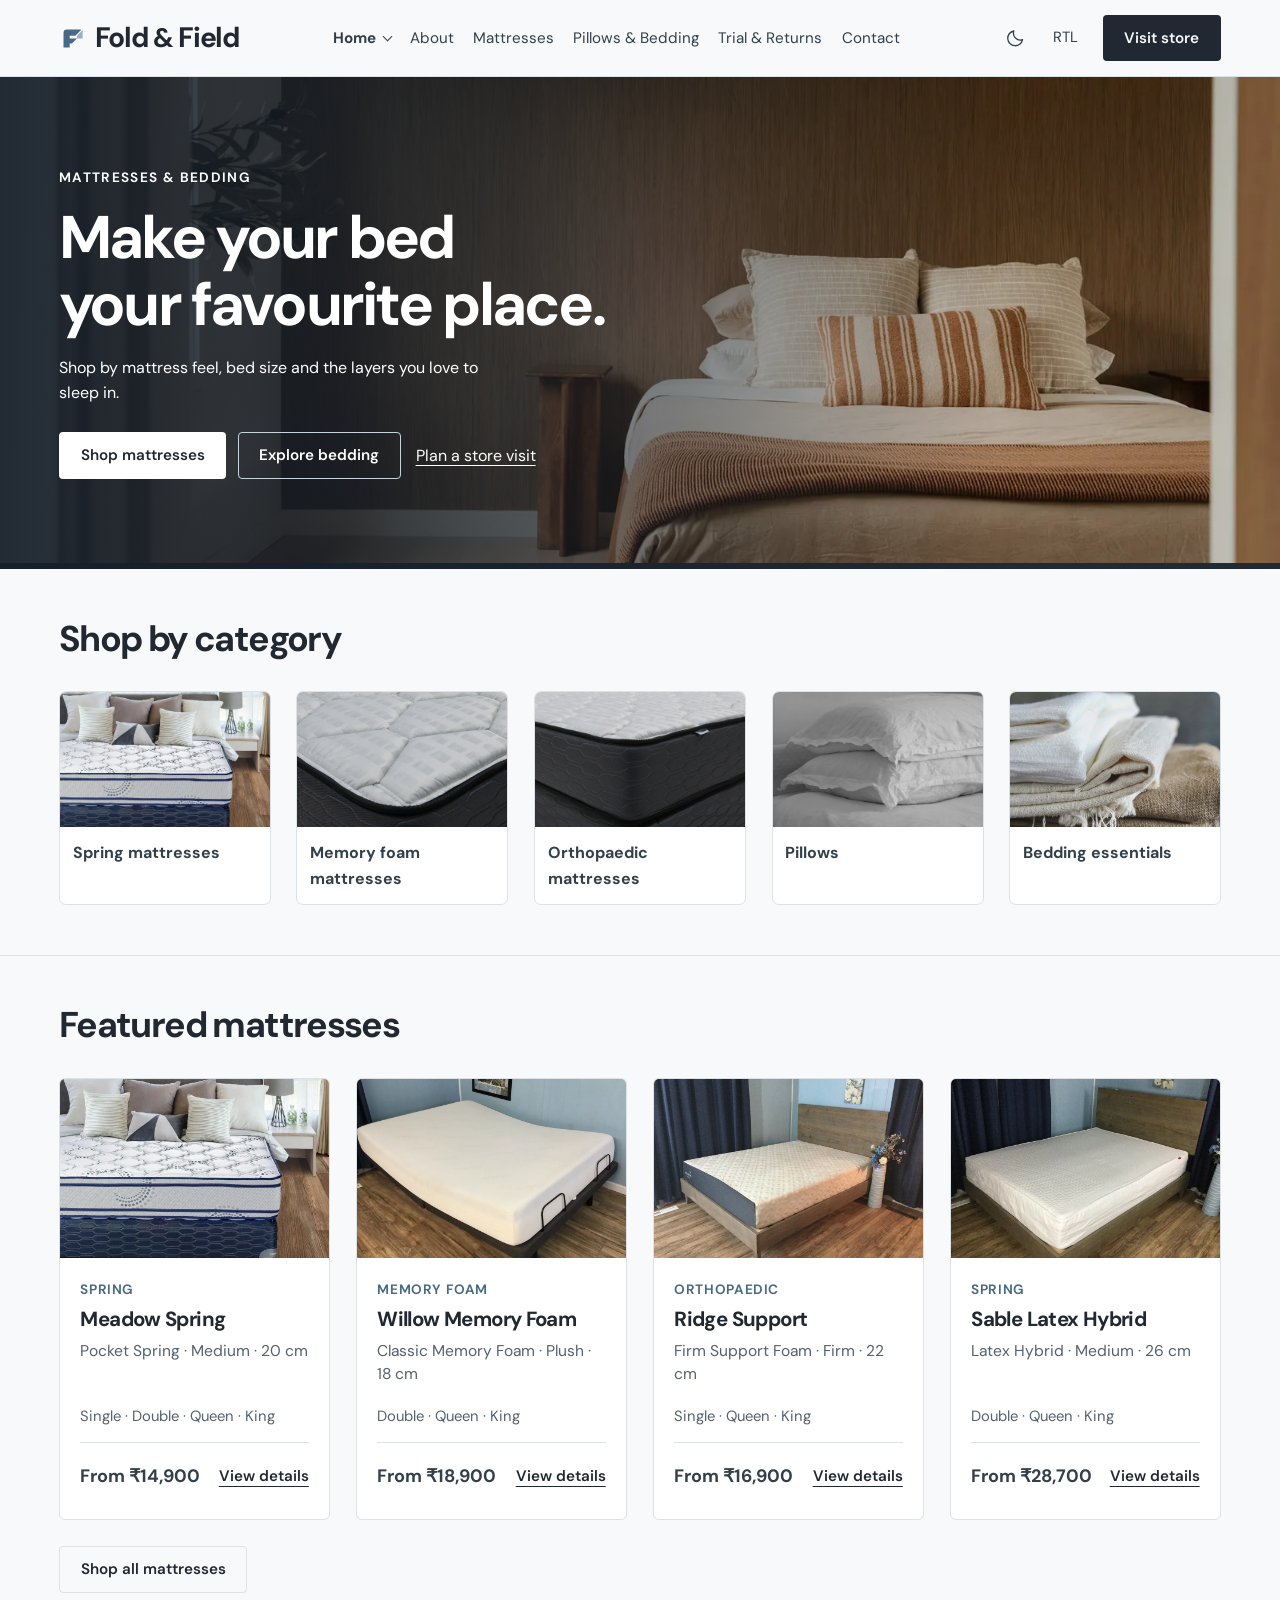
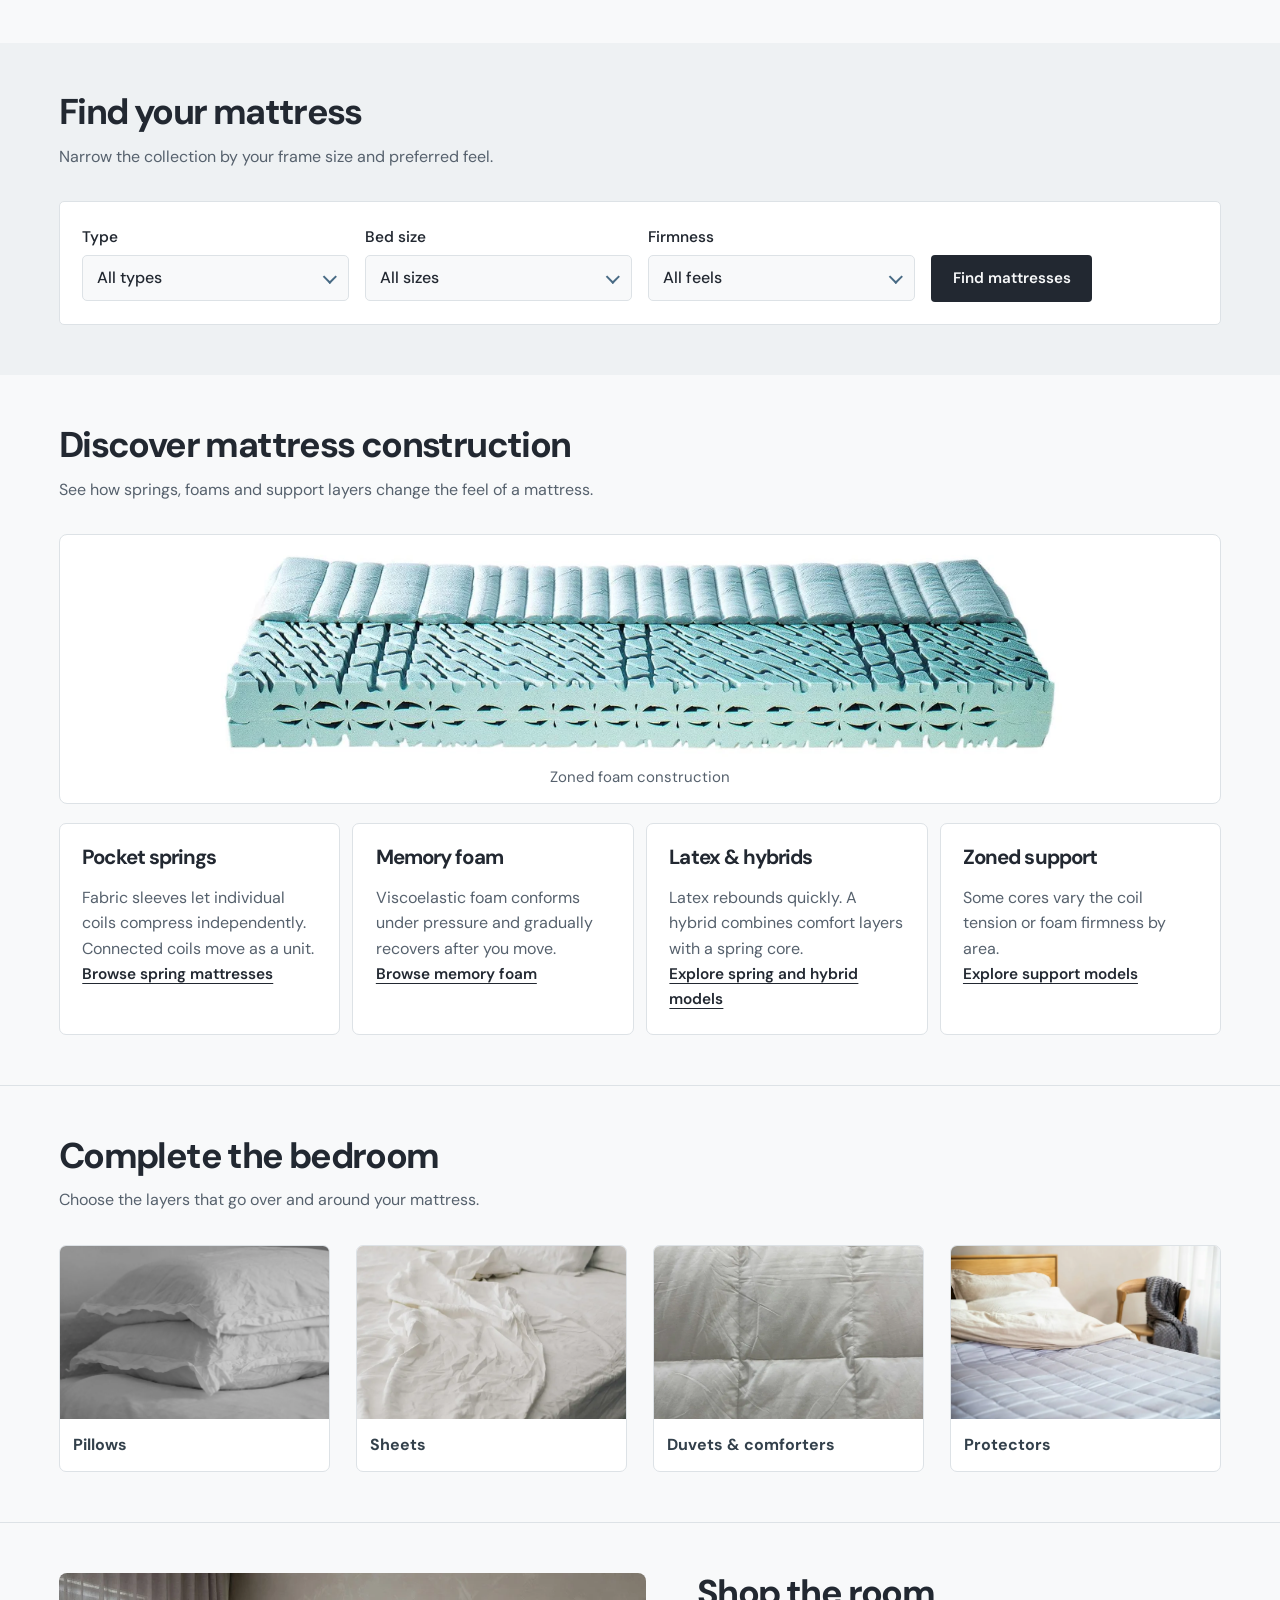
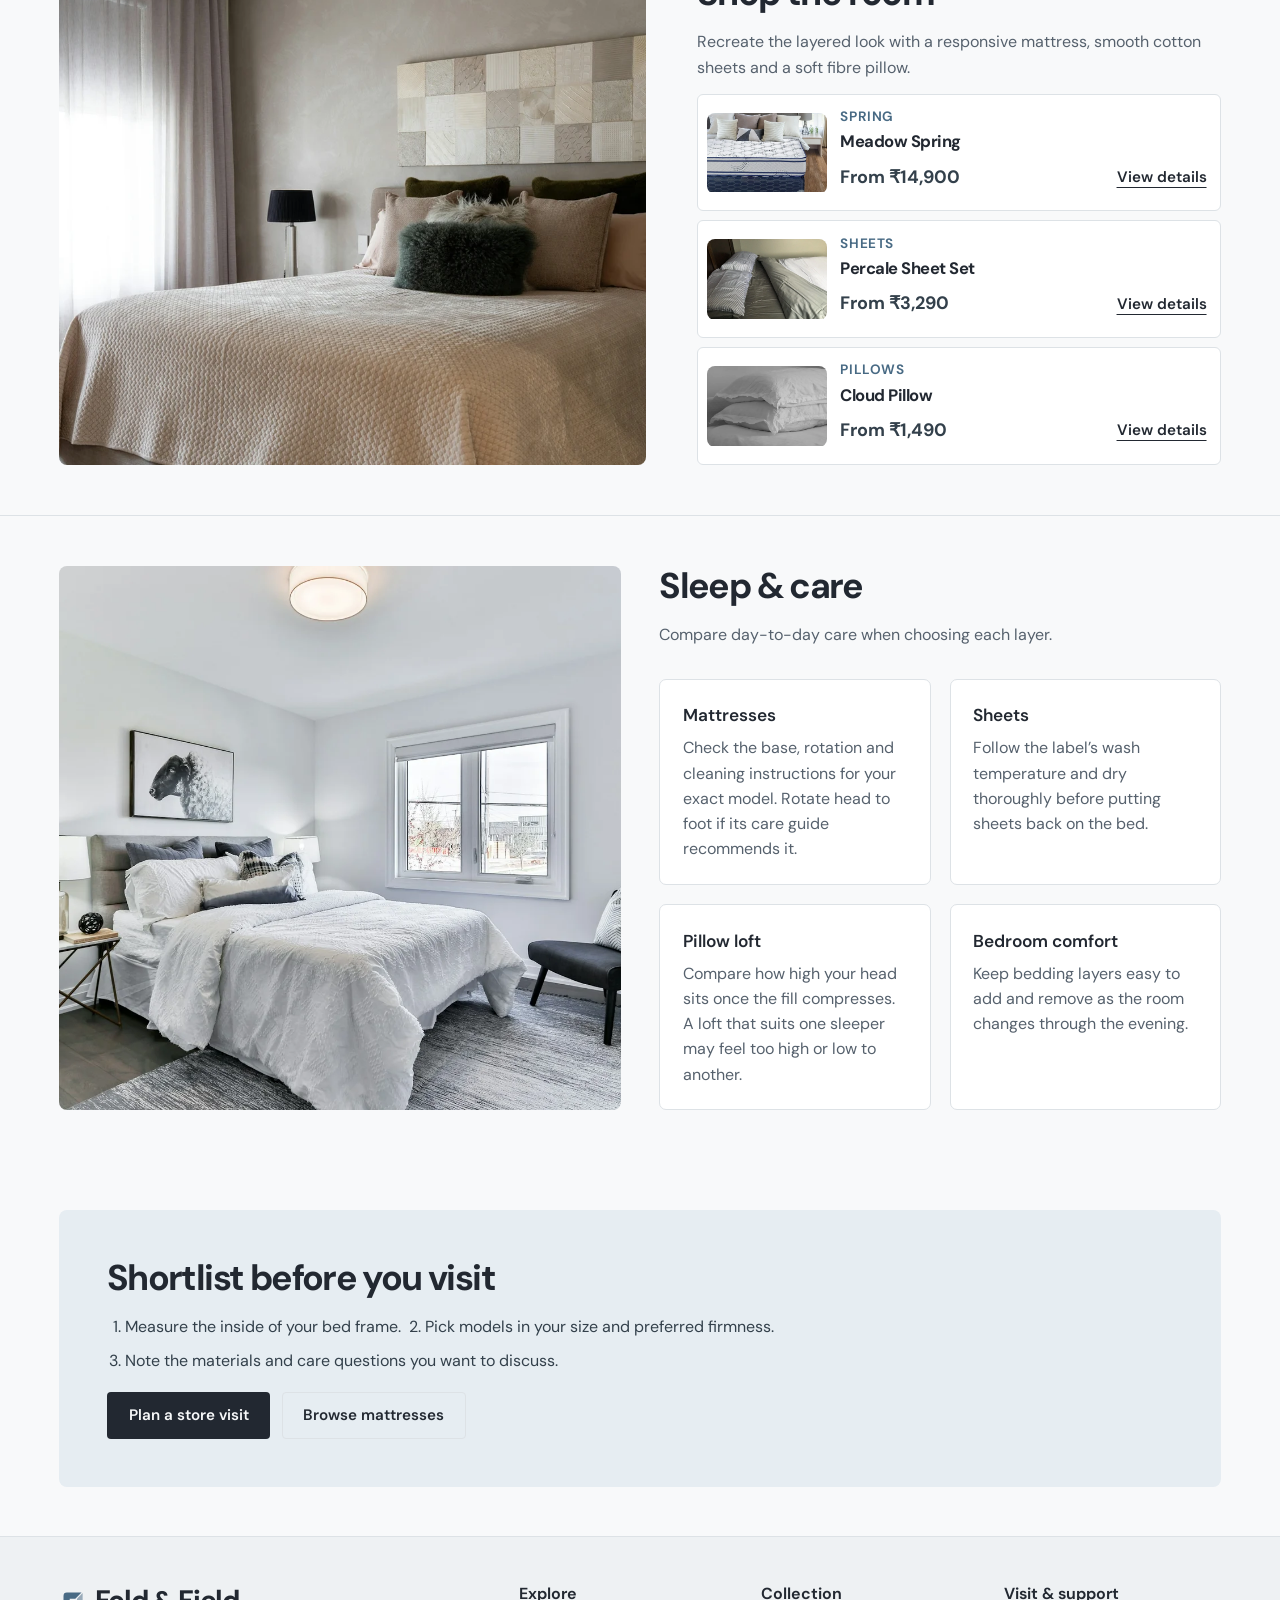
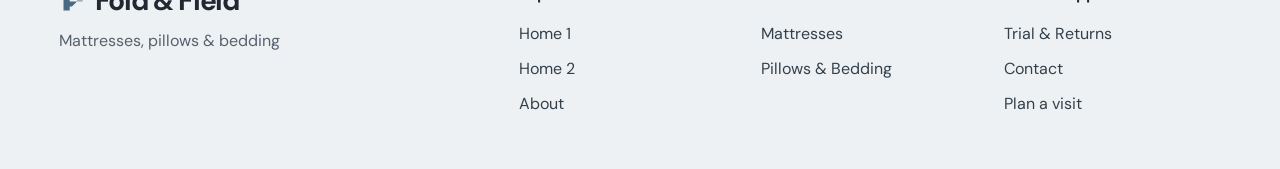
<file: index.html>
<!doctype html>
<html lang="en" dir="ltr">
  <head>
    <meta charset="utf-8" />
    <meta name="viewport" content="width=device-width, initial-scale=1" />
    <title>Home 1 | Fold &amp; Field</title>
    <meta
      name="description"
      content="Explore Fold &amp; Field mattresses, bedding and guides to bedroom comfort."
    />
    <link rel="icon" href="./assets/icons/fold.svg?v=5" />
    <script src="./assets/js/preferences.js?v=5"></script>
    <link rel="stylesheet" href="./assets/css/style.css?v=5" />
  </head>
  <body data-page="index">
    <a class="skip" href="#main">Skip to content</a>
    <header>
      <div class="wrap bar">
        <a class="brand" href="./index.html" aria-current="page">
          <span data-icon="fold"> </span>
          <span>Fold <i>&amp;</i> Field</span>
        </a>
        <nav class="desktop">
          <details class="home-menu">
            <summary>Home</summary>
            <div>
              <a class="" href="./index.html" aria-current="page">Home 1</a>
              <a class="" href="./pages/home2.html">Home 2</a>
            </div>
          </details>
          <a class="" href="./pages/about.html">About</a>
          <a class="" href="./pages/products.html">Mattresses</a>
          <a class="" href="./pages/bedding.html">Pillows & Bedding</a>
          <a class="" href="./pages/trial-returns.html">Trial & Returns</a>
          <a class="" href="./pages/contact.html">Contact</a>
        </nav>
        <div class="utilities">
          <button
            class="tool"
            data-theme
            aria-label="Switch colour theme"
          ></button>
          <button
            class="tool direction"
            data-dir
            aria-label="Switch text direction"
          >
            RTL
          </button>
          <a class="btn nav-visit" href="./pages/contact.html#visit"
            >Visit store</a
          >
        </div>
        <button
          class="menu-toggle tool"
          aria-label="Open navigation"
          aria-controls="drawer"
          aria-expanded="false"
          data-icon="menu"
        ></button>
      </div>
    </header>
    <dialog id="drawer" aria-label="Navigation menu">
      <div class="drawer-top">
        <a class="brand" href="./index.html" aria-current="page">
          <span data-icon="fold"> </span>
          <span>Fold <i>&amp;</i> Field</span>
        </a>
        <button
          class="tool"
          data-close
          aria-label="Close navigation"
          data-icon="close"
        ></button>
      </div>
      <nav>
        <a class="" href="./index.html" aria-current="page">Home 1</a>
        <a class="" href="./pages/home2.html">Home 2</a>
        <a class="" href="./pages/about.html">About</a>
        <a class="" href="./pages/products.html">Mattresses</a>
        <a class="" href="./pages/bedding.html">Pillows & Bedding</a>
        <a class="" href="./pages/trial-returns.html">Trial & Returns</a>
        <a class="" href="./pages/contact.html">Contact</a>
      </nav>
      <div class="actions">
        <button
          class="tool"
          data-theme
          aria-label="Switch colour theme"
        ></button>
        <button
          class="tool direction"
          data-dir
          aria-label="Switch text direction"
        >
          RTL
        </button>
        <a class="btn nav-visit" href="./pages/contact.html#visit"
          >Visit store</a
        >
      </div>
    </dialog>
    <main id="main">
      <section class="store-hero">
        <div class="hero-photo">
          <img
            src="./assets/images/retail/home.webp"
            alt="Modern bedroom with a copper bedspread and warm wood walls"
            width="1600"
            height="1067"
            fetchpriority="high"
            decoding="async"
          />
        </div>
        <div class="hero-copy">
          <p class="eyebrow">Mattresses &amp; bedding</p>
          <h1 id="storefront-title">
            Make your bed<br />your favourite place.
          </h1>
          <p>
            Shop by mattress feel, bed size and the layers you love to sleep in.
          </p>
          <div class="actions">
            <a class="btn light" href="./pages/products.html">Shop mattresses</a
            ><a class="btn ghost" href="./pages/bedding.html">Explore bedding</a
            ><a class="hero-visit" href="./pages/contact.html#visit"
              >Plan a store visit</a
            >
          </div>
        </div>
      </section>
      <section class="wrap section retail-section">
        <div class="section-head">
          <div><h2 id="shop-by-category">Shop by category</h2></div>
        </div>
        <div class="category-grid category-grid--five">
          <a
            class="category-tile"
            href="./pages/products.html?type=Spring#catalogue"
            ><img
              src="./assets/images/retail/spring.webp"
              alt=""
              width="1100"
              height="941"
              loading="lazy"
              decoding="async"
            /><span>Spring mattresses</span></a
          ><a
            class="category-tile"
            href="./pages/products.html?type=Memory+Foam#catalogue"
            ><img
              src="./assets/images/retail/foam.webp"
              alt=""
              width="733"
              height="1100"
              loading="lazy"
              decoding="async"
            /><span>Memory foam mattresses</span></a
          ><a
            class="category-tile"
            href="./pages/products.html?type=Orthopaedic#catalogue"
            ><img
              src="./assets/images/retail/support.webp"
              alt=""
              width="1100"
              height="733"
              loading="lazy"
              decoding="async"
            /><span>Orthopaedic mattresses</span></a
          ><a
            class="category-tile"
            href="./pages/bedding.html?type=Pillows#catalogue"
            ><img
              src="./assets/images/retail/pillow.webp"
              alt=""
              width="1100"
              height="826"
              loading="lazy"
              decoding="async"
            /><span>Pillows</span></a
          ><a class="category-tile" href="./pages/bedding.html"
            ><img
              src="./assets/images/retail/bedding.webp"
              alt=""
              width="733"
              height="1100"
              loading="lazy"
              decoding="async"
            /><span>Bedding essentials</span></a
          >
        </div>
      </section>
      <section class="wrap section retail-section">
        <div class="section-head">
          <div><h2 id="featured-mattresses">Featured mattresses</h2></div>
        </div>
        <div class="cards" id="featured"></div>

        <div class="actions">
          <a class="outline" href="./pages/products.html"
            >Shop all mattresses</a
          >
        </div>
      </section>
      <section class="wash">
        <div class="wrap section retail-section">
          <div class="section-head">
            <div>
              <h2 id="find-your-mattress">Find your mattress</h2>
              <p>
                Narrow the collection by your frame size and preferred feel.
              </p>
            </div>
          </div>
          <form
            class="filters"
            action="./pages/products.html#catalogue"
            data-finder
          >
            <label
              >Type<select name="type">
                <option value="">All types</option>
              </select></label
            ><label
              >Bed size<select name="size">
                <option value="">All sizes</option>
              </select></label
            ><label
              >Firmness<select name="firmness">
                <option value="">All feels</option>
              </select></label
            ><button class="btn">Find mattresses</button>
          </form>
        </div>
      </section>
      <section
        class="wrap section retail-section material-showcase"
        aria-labelledby="construction"
      >
        <div class="section-head">
          <div>
            <h2 id="construction">Discover mattress construction</h2>
            <p>
              See how springs, foams and support layers change the feel of a
              mattress.
            </p>
          </div>
        </div>
        <div class="material-layout">
          <figure class="construction-photo">
            <img
              src="./assets/images/retail/foam-cutaway.webp"
              alt="Profile of a zoned foam core with recessed areas"
              width="1100"
              height="269"
              loading="lazy"
              decoding="async"
            />
            <figcaption>Zoned foam construction</figcaption>
          </figure>
          <div class="material-grid">
            <article>
              <h3>Pocket springs</h3>
              <p>
                Fabric sleeves let individual coils compress independently.
                Connected coils move as a unit.
              </p>
              <a
                class="text-link"
                href="./pages/products.html?type=Spring#catalogue"
                >Browse spring mattresses</a
              >
            </article>
            <article>
              <h3>Memory foam</h3>
              <p>
                Viscoelastic foam conforms under pressure and gradually recovers
                after you move.
              </p>
              <a
                class="text-link"
                href="./pages/products.html?type=Memory+Foam#catalogue"
                >Browse memory foam</a
              >
            </article>
            <article>
              <h3>Latex &amp; hybrids</h3>
              <p>
                Latex rebounds quickly. A hybrid combines comfort layers with a
                spring core.
              </p>
              <a
                class="text-link"
                href="./pages/products.html?type=Spring#catalogue"
                >Explore spring and hybrid models</a
              >
            </article>
            <article>
              <h3>Zoned support</h3>
              <p>Some cores vary the coil tension or foam firmness by area.</p>
              <a
                class="text-link"
                href="./pages/products.html?type=Orthopaedic#catalogue"
                >Explore support models</a
              >
            </article>
          </div>
        </div>
      </section>
      <section class="wrap section retail-section">
        <div class="section-head">
          <div>
            <h2 id="complete-the-bedroom">Complete the bedroom</h2>
            <p>Choose the layers that go over and around your mattress.</p>
          </div>
        </div>
        <div class="category-grid category-grid--four">
          <a
            class="category-tile"
            href="./pages/bedding.html?type=Pillows#catalogue"
            ><img
              src="./assets/images/retail/pillow.webp"
              alt=""
              width="1100"
              height="826"
              loading="lazy"
              decoding="async"
            /><span>Pillows</span></a
          ><a
            class="category-tile"
            href="./pages/bedding.html?type=Sheets#catalogue"
            ><img
              src="./assets/images/retail/sheets.webp"
              alt=""
              width="733"
              height="1100"
              loading="lazy"
              decoding="async"
            /><span>Sheets</span></a
          ><a
            class="category-tile"
            href="./pages/bedding.html?type=Duvets#catalogue"
            ><img
              src="./assets/images/retail/duvet.webp"
              alt=""
              width="825"
              height="1100"
              loading="lazy"
              decoding="async"
            /><span>Duvets &amp; comforters</span></a
          ><a
            class="category-tile"
            href="./pages/bedding.html?type=Protectors#catalogue"
            ><img
              src="./assets/images/retail/protector.webp"
              alt=""
              width="1100"
              height="733"
              loading="lazy"
              decoding="async"
            /><span>Protectors</span></a
          >
        </div>
      </section>
      <section class="wrap section retail-section shop-room">
        <div class="editorial-grid">
          <figure>
            <img
              src="./assets/images/retail/layered-quilt-bedroom.webp"
              alt="A quilted oatmeal bedspread and layered cushions beside a bright window"
              width="1100"
              height="733"
              loading="lazy"
              decoding="async"
            />
          </figure>
          <div>
            <h2 id="shop-the-room">Shop the room</h2>
            <p>
              Recreate the layered look with a responsive mattress, smooth
              cotton sheets and a soft fibre pillow.
            </p>

            <div
              class="cards curation"
              data-curated="meadow-spring percale-sheets cloud-pillow"
            ></div>
          </div>
        </div>
      </section>
      <section class="wrap section retail-section">
        <div class="editorial-grid sleep-care">
          <figure>
            <img
              src="./assets/images/retail/daylight-care-bedroom.webp"
              alt="Daylit bedroom with white linens and a large window"
              width="1440"
              height="960"
              loading="lazy"
              decoding="async"
            />
          </figure>
          <div>
            <h2 id="sleep-and-care">Sleep &amp; care</h2>
            <p>Compare day-to-day care when choosing each layer.</p>

            <dl class="care-grid">
              <div>
                <dt>Mattresses</dt>
                <dd>
                  Check the base, rotation and cleaning instructions for your
                  exact model. Rotate head to foot if its care guide recommends
                  it.
                </dd>
              </div>
              <div>
                <dt>Sheets</dt>
                <dd>
                  Follow the label’s wash temperature and dry thoroughly before
                  putting sheets back on the bed.
                </dd>
              </div>
              <div>
                <dt>Pillow loft</dt>
                <dd>
                  Compare how high your head sits once the fill compresses. A
                  loft that suits one sleeper may feel too high or low to
                  another.
                </dd>
              </div>
              <div>
                <dt>Bedroom comfort</dt>
                <dd>
                  Keep bedding layers easy to add and remove as the room changes
                  through the evening.
                </dd>
              </div>
            </dl>
          </div>
        </div>
      </section>
      <section class="wrap section">
        <div class="retail-callout shortlist-callout">
          <div>
            <h2 id="shortlist-before-you-visit">Shortlist before you visit</h2>
            <ol class="visit-checklist">
              <li>Measure the inside of your bed frame.</li>
              <li>Pick models in your size and preferred firmness.</li>
              <li>
                Note the materials and care questions you want to discuss.
              </li>
            </ol>
          </div>
          <div class="actions">
            <a class="btn" href="./pages/contact.html#visit"
              >Plan a store visit</a
            ><a class="outline" href="./pages/products.html"
              >Browse mattresses</a
            >
          </div>
        </div>
      </section>
    </main>
    <footer>
      <div class="wrap footer-grid">
        <div>
          <a class="brand" href="./index.html" aria-current="page">
            <span data-icon="fold"> </span>
            <span>Fold <i>&amp;</i> Field</span>
          </a>
          <p>Mattresses, pillows &amp; bedding</p>
        </div>
        <div>
          <h3>Explore</h3>
          <a class="" href="./index.html" aria-current="page">Home 1</a>
          <a class="" href="./pages/home2.html">Home 2</a>
          <a class="" href="./pages/about.html">About</a>
        </div>
        <div>
          <h3>Collection</h3>
          <a class="" href="./pages/products.html">Mattresses</a>
          <a class="" href="./pages/bedding.html">Pillows & Bedding</a>
        </div>
        <div>
          <h3>Visit &amp; support</h3>
          <a class="" href="./pages/trial-returns.html">Trial & Returns</a>
          <a class="" href="./pages/contact.html">Contact</a>
          <a class="" href="./pages/contact.html#visit">Plan a visit</a>
        </div>
      </div>
    </footer>
    <button
      class="to-top tool"
      hidden
      aria-label="Back to top"
      data-icon="up"
    ></button>
    <script type="module" src="./assets/js/main.js?v=5"></script>
    <script type="module" src="./assets/js/catalogue.js?v=5"></script>
  </body>
</html>
</file>
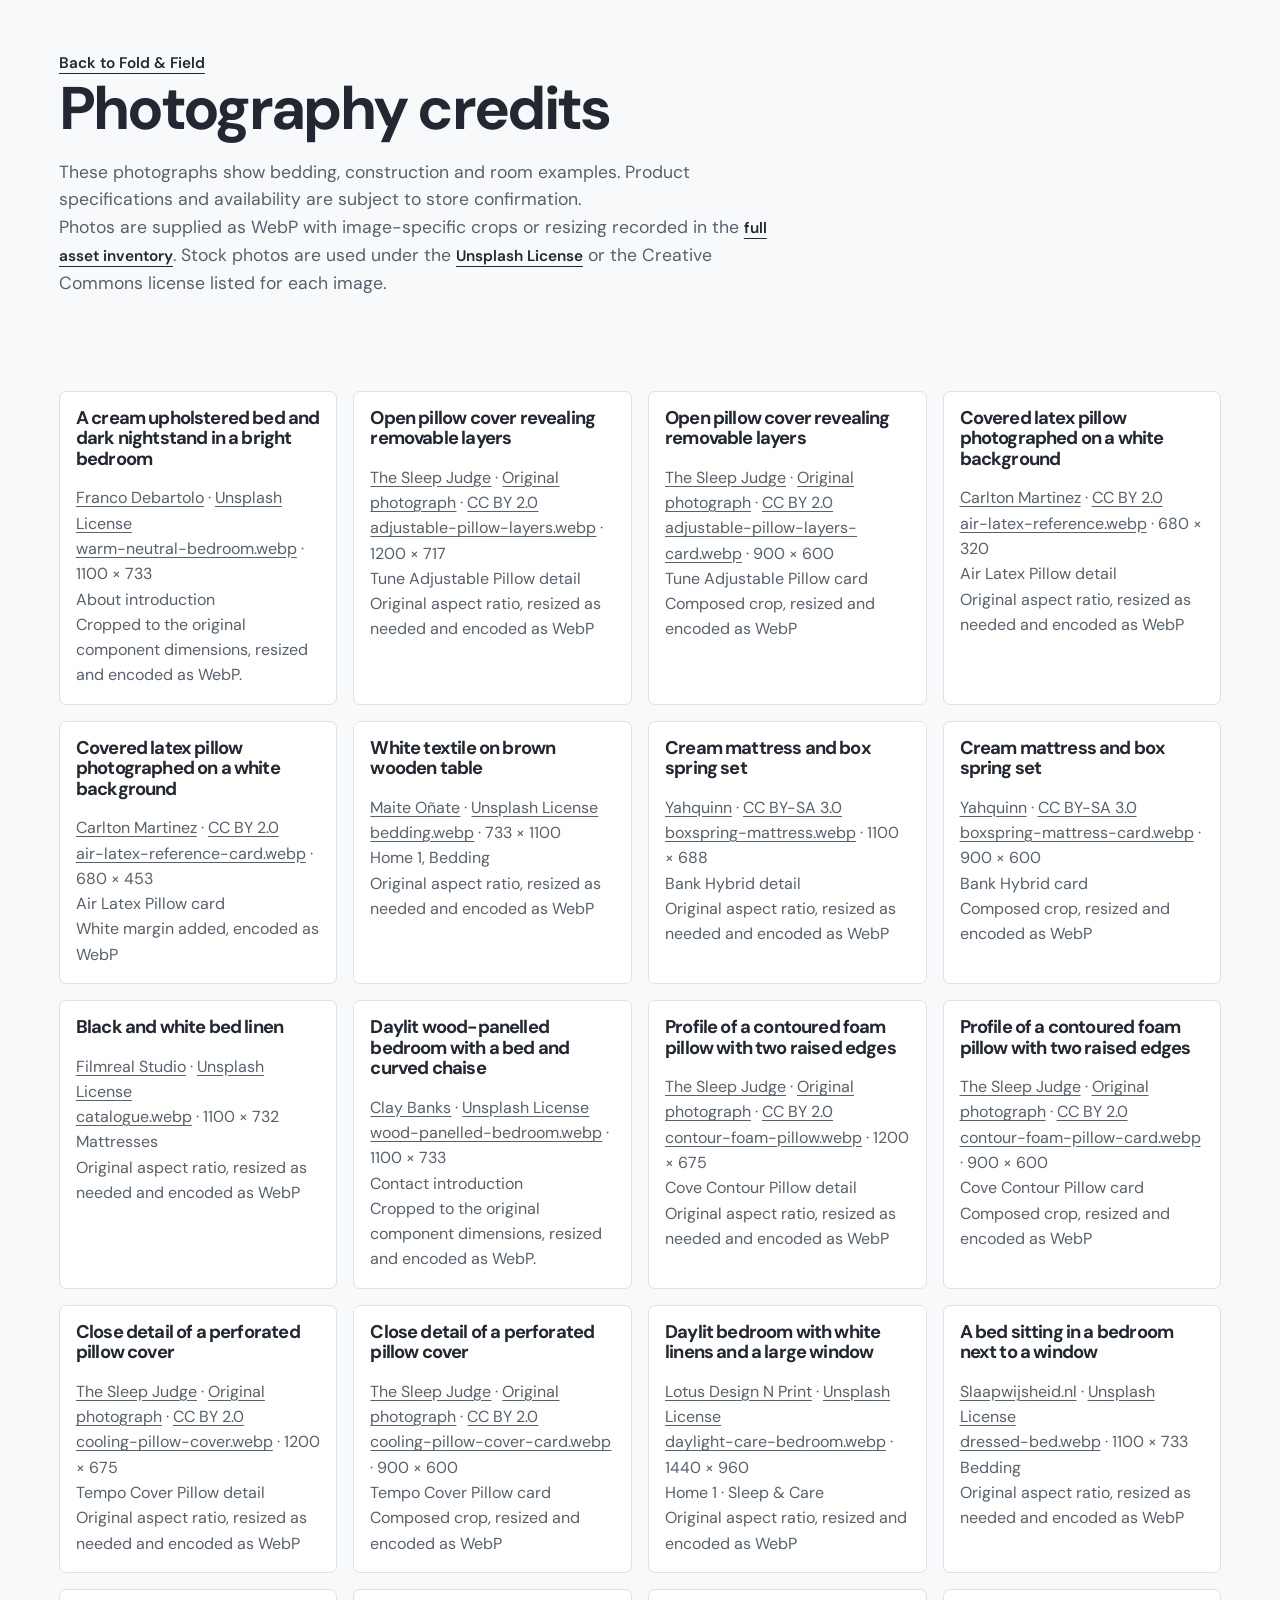
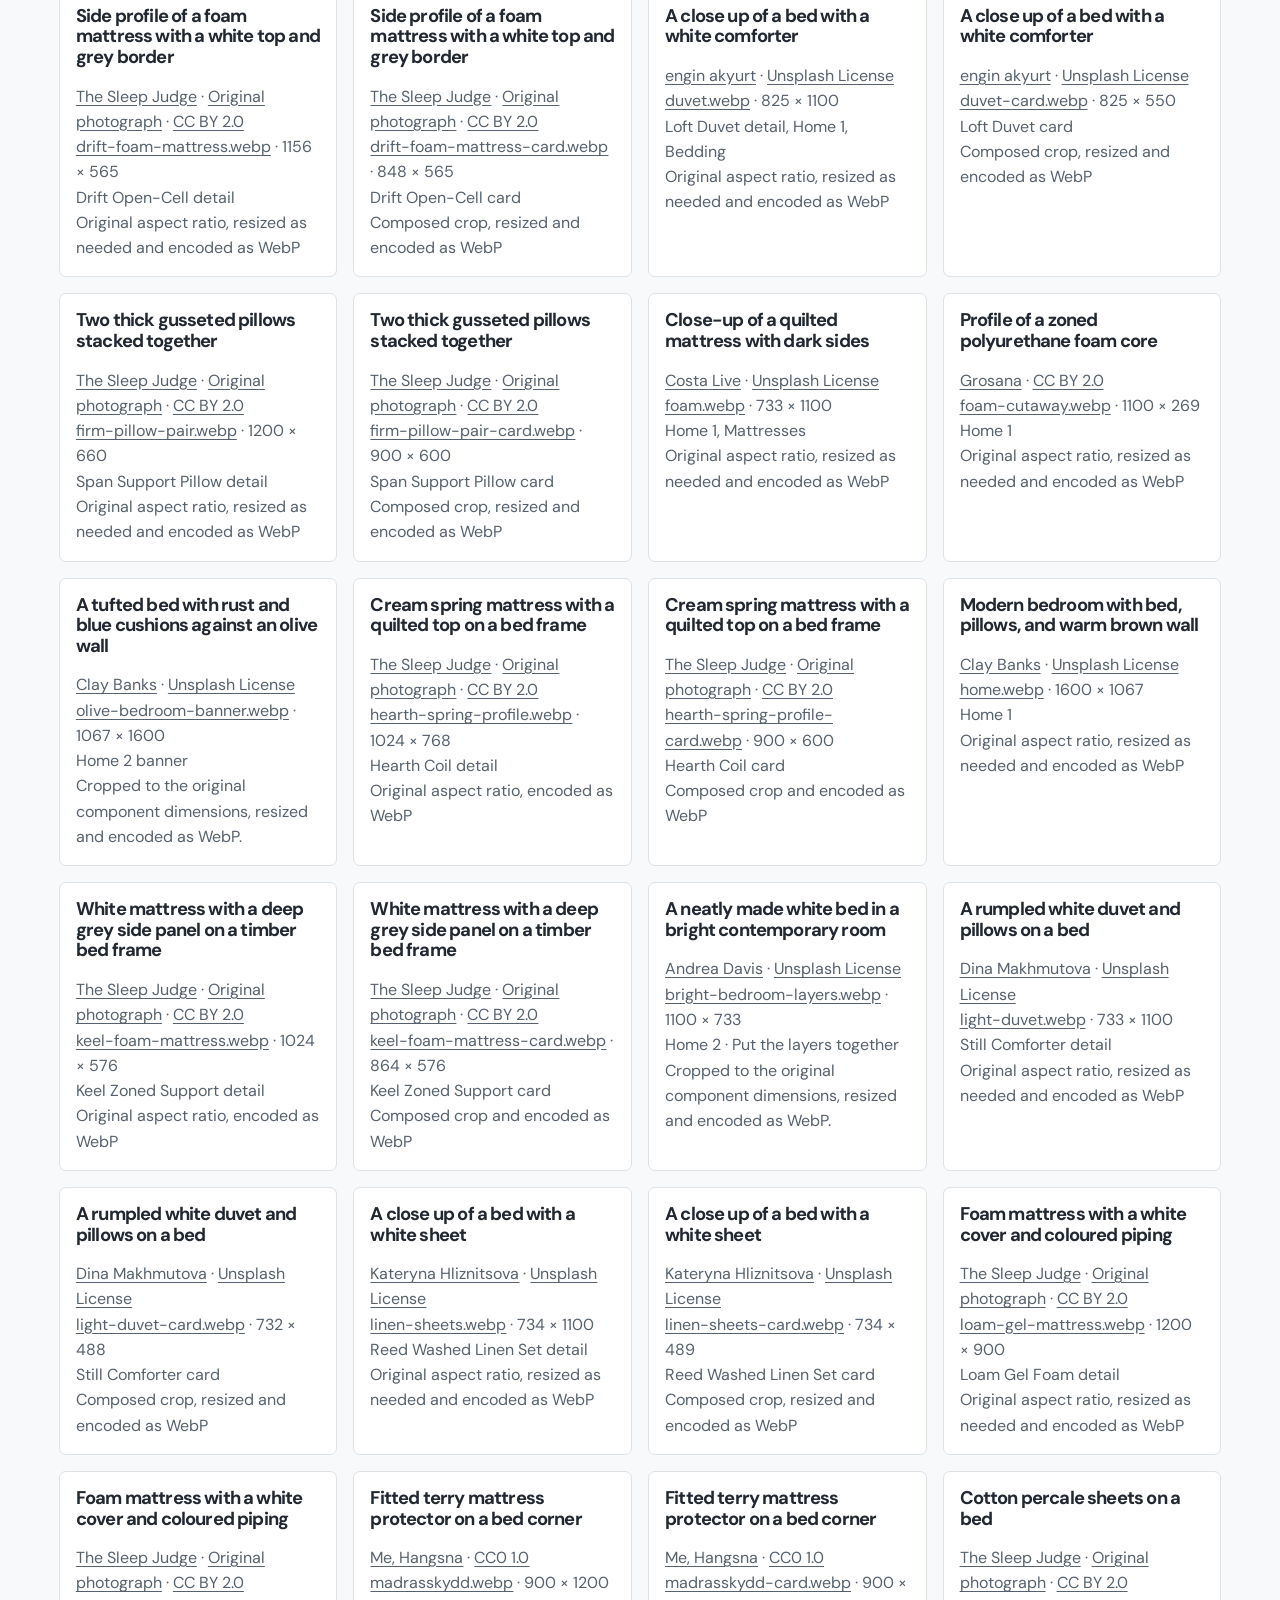
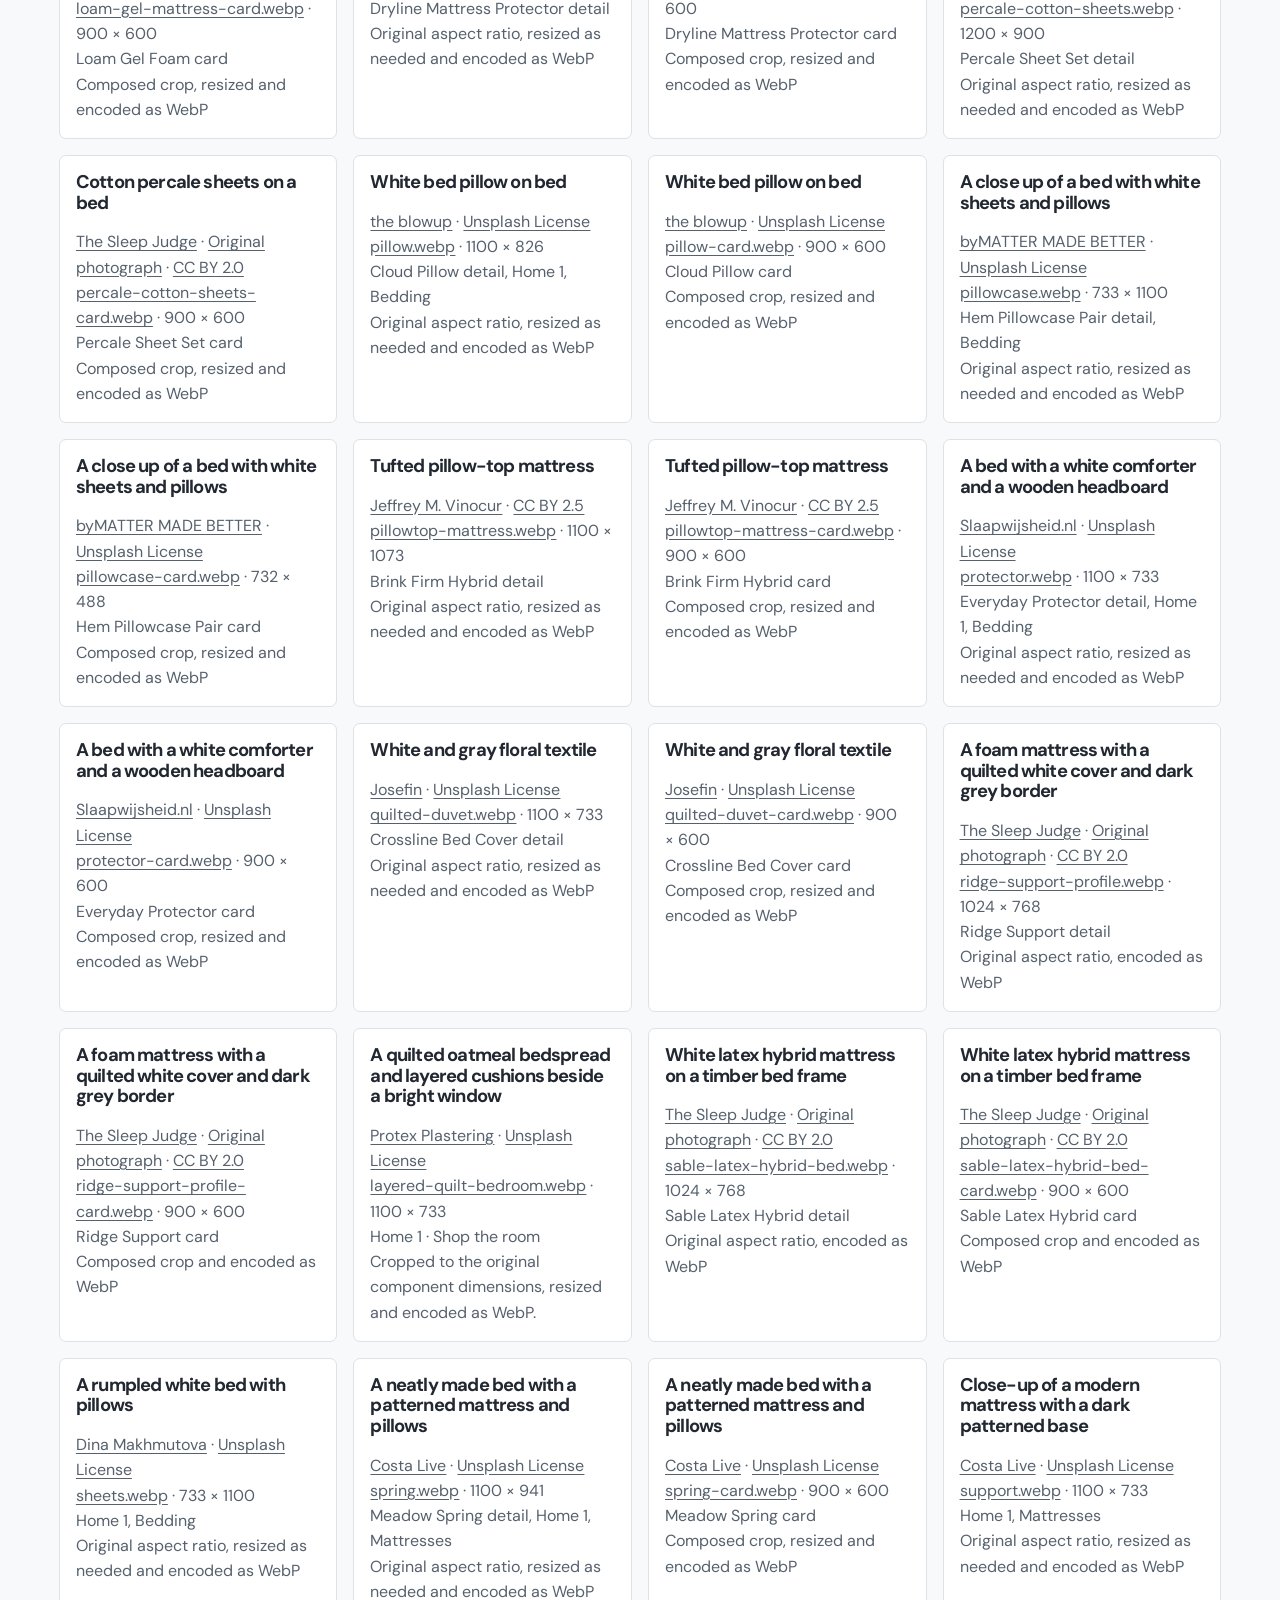
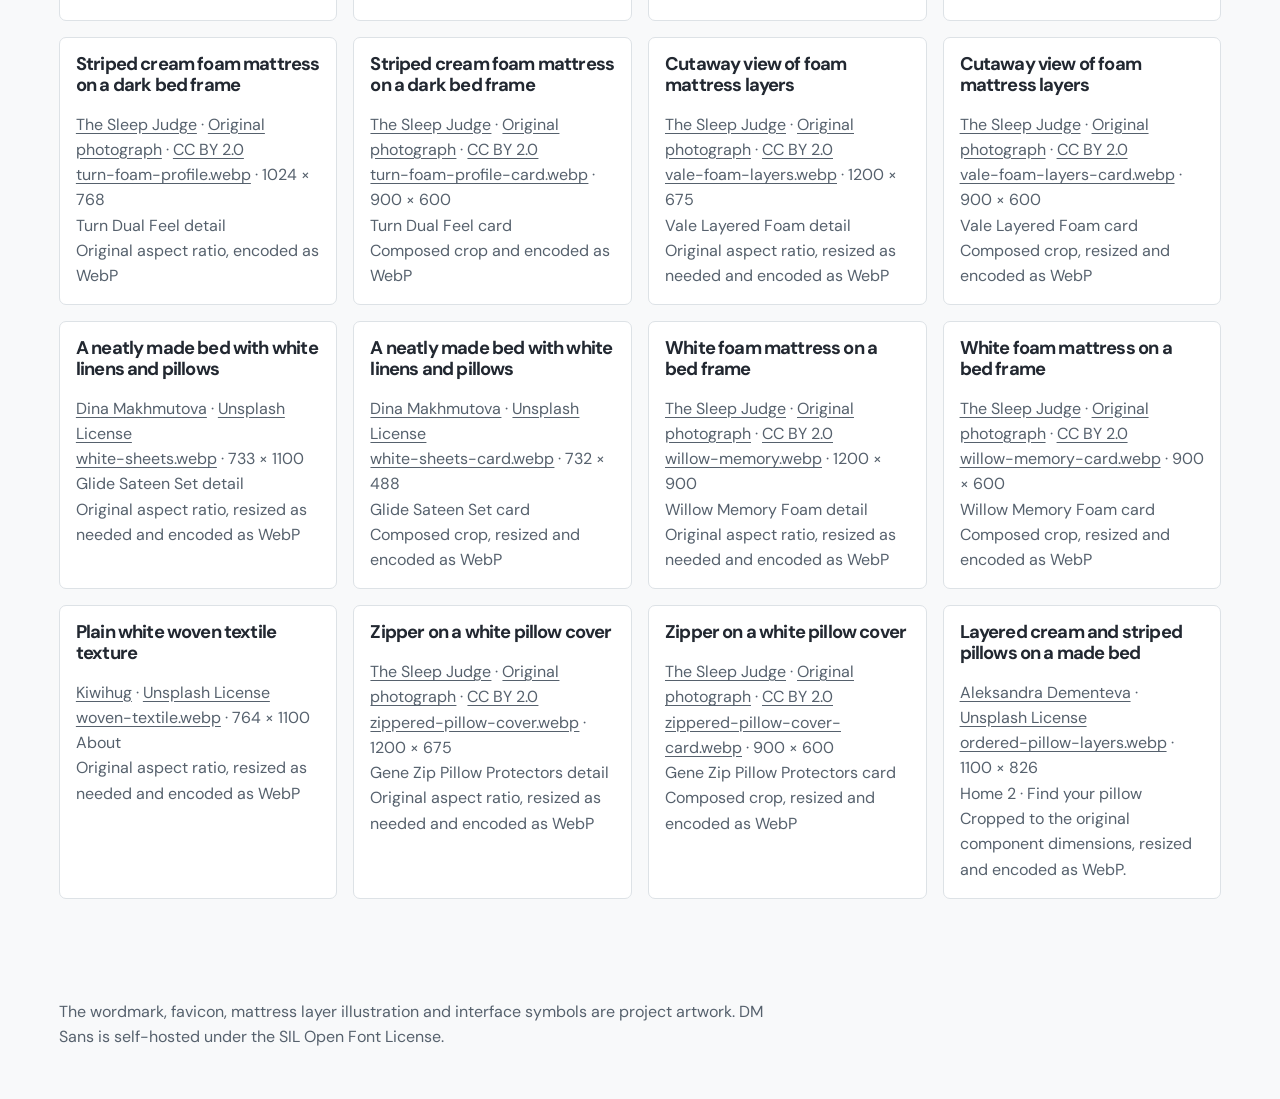
<file: documentation/asset-credits.html>
<!doctype html>
<html lang="en" dir="ltr">
  <head>
    <meta charset="utf-8" />
    <meta name="viewport" content="width=device-width, initial-scale=1" />
    <title>Photography credits | Fold &amp; Field</title>
    <link rel="icon" href="../assets/icons/fold.svg?v=5" />
    <link rel="stylesheet" href="../assets/css/style.css?v=5" />
    <script src="../assets/js/preferences.js?v=5"></script>
  </head>
  <body>
    <main>
      <section class="intro wrap">
        <a class="text-link" href="../index.html">Back to Fold &amp; Field</a>
        <h1>Photography credits</h1>
        <p>
          These photographs show bedding, construction and room examples.
          Product specifications and availability are subject to store
          confirmation.
        </p>
        <p>
          Photos are supplied as WebP with image-specific crops or resizing
          recorded in the
          <a class="text-link" href="asset-credits.md">full asset inventory</a>.
          Stock photos are used under the
          <a class="text-link" href="https://unsplash.com/license"
            >Unsplash License</a
          >
          or the Creative Commons license listed for each image.
        </p>
      </section>
      <section
        class="wrap section credits-list"
        aria-label="Image sources and licenses"
      >
        <article>
          <h2>
            A cream upholstered bed and dark nightstand in a bright bedroom
          </h2>
          <p>
            <a
              href="https://unsplash.com/photos/a-modern-bedroom-with-a-tufted-headboard-and-nightstand-45EPvNI449g"
              >Franco Debartolo</a
            >
            · <a href="https://unsplash.com/license">Unsplash License</a>
          </p>
          <p>
            <a href="../assets/images/retail/warm-neutral-bedroom.webp"
              >warm-neutral-bedroom.webp</a
            >
            · 1100 × 733
          </p>
          <p>About introduction</p>
          <p>
            Cropped to the original component dimensions, resized and encoded as
            WebP.
          </p>
        </article>
        <article>
          <h2>Open pillow cover revealing removable layers</h2>
          <p>
            <a href="https://www.thesleepjudge.com/">The Sleep Judge</a> ·
            <a href="https://www.flickr.com/photos/thesleepjudge/30335543858/"
              >Original photograph</a
            >
            ·
            <a href="https://creativecommons.org/licenses/by/2.0/">CC BY 2.0</a>
          </p>
          <p>
            <a href="../assets/images/retail/adjustable-pillow-layers.webp"
              >adjustable-pillow-layers.webp</a
            >
            · 1200 × 717
          </p>
          <p>Tune Adjustable Pillow detail</p>
          <p>Original aspect ratio, resized as needed and encoded as WebP</p>
        </article>
        <article>
          <h2>Open pillow cover revealing removable layers</h2>
          <p>
            <a href="https://www.thesleepjudge.com/">The Sleep Judge</a> ·
            <a href="https://www.flickr.com/photos/thesleepjudge/30335543858/"
              >Original photograph</a
            >
            ·
            <a href="https://creativecommons.org/licenses/by/2.0/">CC BY 2.0</a>
          </p>
          <p>
            <a href="../assets/images/retail/adjustable-pillow-layers-card.webp"
              >adjustable-pillow-layers-card.webp</a
            >
            · 900 × 600
          </p>
          <p>Tune Adjustable Pillow card</p>
          <p>Composed crop, resized and encoded as WebP</p>
        </article>
        <article>
          <h2>Covered latex pillow photographed on a white background</h2>
          <p>
            <a href="https://www.flickr.com/photos/145419795@N07/49270995947/"
              >Carlton Martinez</a
            >
            ·
            <a href="https://creativecommons.org/licenses/by/2.0/">CC BY 2.0</a>
          </p>
          <p>
            <a href="../assets/images/retail/air-latex-reference.webp"
              >air-latex-reference.webp</a
            >
            · 680 × 320
          </p>
          <p>Air Latex Pillow detail</p>
          <p>Original aspect ratio, resized as needed and encoded as WebP</p>
        </article>
        <article>
          <h2>Covered latex pillow photographed on a white background</h2>
          <p>
            <a href="https://www.flickr.com/photos/145419795@N07/49270995947/"
              >Carlton Martinez</a
            >
            ·
            <a href="https://creativecommons.org/licenses/by/2.0/">CC BY 2.0</a>
          </p>
          <p>
            <a href="../assets/images/retail/air-latex-reference-card.webp"
              >air-latex-reference-card.webp</a
            >
            · 680 × 453
          </p>
          <p>Air Latex Pillow card</p>
          <p>White margin added, encoded as WebP</p>
        </article>
        <article>
          <h2>White textile on brown wooden table</h2>
          <p>
            <a
              href="https://unsplash.com/photos/white-textile-on-brown-wooden-table-AXWyDjC_Y3U"
              >Maite Oñate</a
            >
            · <a href="https://unsplash.com/license">Unsplash License</a>
          </p>
          <p>
            <a href="../assets/images/retail/bedding.webp">bedding.webp</a> ·
            733 × 1100
          </p>
          <p>Home 1, Bedding</p>
          <p>Original aspect ratio, resized as needed and encoded as WebP</p>
        </article>
        <article>
          <h2>Cream mattress and box spring set</h2>
          <p>
            <a
              href="https://commons.wikimedia.org/wiki/File:Shifman_Mattress_Set.JPG"
              >Yahquinn</a
            >
            ·
            <a href="https://creativecommons.org/licenses/by-sa/3.0/"
              >CC BY-SA 3.0</a
            >
          </p>
          <p>
            <a href="../assets/images/retail/boxspring-mattress.webp"
              >boxspring-mattress.webp</a
            >
            · 1100 × 688
          </p>
          <p>Bank Hybrid detail</p>
          <p>Original aspect ratio, resized as needed and encoded as WebP</p>
        </article>
        <article>
          <h2>Cream mattress and box spring set</h2>
          <p>
            <a
              href="https://commons.wikimedia.org/wiki/File:Shifman_Mattress_Set.JPG"
              >Yahquinn</a
            >
            ·
            <a href="https://creativecommons.org/licenses/by-sa/3.0/"
              >CC BY-SA 3.0</a
            >
          </p>
          <p>
            <a href="../assets/images/retail/boxspring-mattress-card.webp"
              >boxspring-mattress-card.webp</a
            >
            · 900 × 600
          </p>
          <p>Bank Hybrid card</p>
          <p>Composed crop, resized and encoded as WebP</p>
        </article>
        <article>
          <h2>Black and white bed linen</h2>
          <p>
            <a
              href="https://unsplash.com/photos/black-and-white-bed-linen-m-yE2MY4NG0"
              >Filmreal Studio</a
            >
            · <a href="https://unsplash.com/license">Unsplash License</a>
          </p>
          <p>
            <a href="../assets/images/retail/catalogue.webp">catalogue.webp</a>
            · 1100 × 732
          </p>
          <p>Mattresses</p>
          <p>Original aspect ratio, resized as needed and encoded as WebP</p>
        </article>
        <article>
          <h2>Daylit wood-panelled bedroom with a bed and curved chaise</h2>
          <p>
            <a
              href="https://unsplash.com/photos/bright-bedroom-with-bed-chaise-lounge-and-wood-paneling-JjqzgWk36NM"
              >Clay Banks</a
            >
            · <a href="https://unsplash.com/license">Unsplash License</a>
          </p>
          <p>
            <a href="../assets/images/retail/wood-panelled-bedroom.webp"
              >wood-panelled-bedroom.webp</a
            >
            · 1100 × 733
          </p>
          <p>Contact introduction</p>
          <p>
            Cropped to the original component dimensions, resized and encoded as
            WebP.
          </p>
        </article>
        <article>
          <h2>Profile of a contoured foam pillow with two raised edges</h2>
          <p>
            <a href="https://www.thesleepjudge.com/">The Sleep Judge</a> ·
            <a href="https://www.flickr.com/photos/thesleepjudge/37081527561/"
              >Original photograph</a
            >
            ·
            <a href="https://creativecommons.org/licenses/by/2.0/">CC BY 2.0</a>
          </p>
          <p>
            <a href="../assets/images/retail/contour-foam-pillow.webp"
              >contour-foam-pillow.webp</a
            >
            · 1200 × 675
          </p>
          <p>Cove Contour Pillow detail</p>
          <p>Original aspect ratio, resized as needed and encoded as WebP</p>
        </article>
        <article>
          <h2>Profile of a contoured foam pillow with two raised edges</h2>
          <p>
            <a href="https://www.thesleepjudge.com/">The Sleep Judge</a> ·
            <a href="https://www.flickr.com/photos/thesleepjudge/37081527561/"
              >Original photograph</a
            >
            ·
            <a href="https://creativecommons.org/licenses/by/2.0/">CC BY 2.0</a>
          </p>
          <p>
            <a href="../assets/images/retail/contour-foam-pillow-card.webp"
              >contour-foam-pillow-card.webp</a
            >
            · 900 × 600
          </p>
          <p>Cove Contour Pillow card</p>
          <p>Composed crop, resized and encoded as WebP</p>
        </article>
        <article>
          <h2>Close detail of a perforated pillow cover</h2>
          <p>
            <a href="https://www.thesleepjudge.com/">The Sleep Judge</a> ·
            <a href="https://www.flickr.com/photos/thesleepjudge/42436737550/"
              >Original photograph</a
            >
            ·
            <a href="https://creativecommons.org/licenses/by/2.0/">CC BY 2.0</a>
          </p>
          <p>
            <a href="../assets/images/retail/cooling-pillow-cover.webp"
              >cooling-pillow-cover.webp</a
            >
            · 1200 × 675
          </p>
          <p>Tempo Cover Pillow detail</p>
          <p>Original aspect ratio, resized as needed and encoded as WebP</p>
        </article>
        <article>
          <h2>Close detail of a perforated pillow cover</h2>
          <p>
            <a href="https://www.thesleepjudge.com/">The Sleep Judge</a> ·
            <a href="https://www.flickr.com/photos/thesleepjudge/42436737550/"
              >Original photograph</a
            >
            ·
            <a href="https://creativecommons.org/licenses/by/2.0/">CC BY 2.0</a>
          </p>
          <p>
            <a href="../assets/images/retail/cooling-pillow-cover-card.webp"
              >cooling-pillow-cover-card.webp</a
            >
            · 900 × 600
          </p>
          <p>Tempo Cover Pillow card</p>
          <p>Composed crop, resized and encoded as WebP</p>
        </article>
        <article>
          <h2>Daylit bedroom with white linens and a large window</h2>
          <p>
            <a
              href="https://unsplash.com/photos/white-bed-linen-on-bed-8qNuR1lIv_k"
              >Lotus Design N Print</a
            >
            · <a href="https://unsplash.com/license">Unsplash License</a>
          </p>
          <p>
            <a href="../assets/images/retail/daylight-care-bedroom.webp"
              >daylight-care-bedroom.webp</a
            >
            · 1440 × 960
          </p>
          <p>Home 1 · Sleep &amp; Care</p>
          <p>Original aspect ratio, resized and encoded as WebP</p>
        </article>
        <article>
          <h2>A bed sitting in a bedroom next to a window</h2>
          <p>
            <a
              href="https://unsplash.com/photos/a-bed-sitting-in-a-bedroom-next-to-a-window-GJW6b9vim1s"
              >Slaapwijsheid.nl</a
            >
            · <a href="https://unsplash.com/license">Unsplash License</a>
          </p>
          <p>
            <a href="../assets/images/retail/dressed-bed.webp"
              >dressed-bed.webp</a
            >
            · 1100 × 733
          </p>
          <p>Bedding</p>
          <p>Original aspect ratio, resized as needed and encoded as WebP</p>
        </article>
        <article>
          <h2>
            Side profile of a foam mattress with a white top and grey border
          </h2>
          <p>
            <a href="https://www.thesleepjudge.com/">The Sleep Judge</a> ·
            <a href="https://www.flickr.com/photos/thesleepjudge/35244008282/"
              >Original photograph</a
            >
            ·
            <a href="https://creativecommons.org/licenses/by/2.0/">CC BY 2.0</a>
          </p>
          <p>
            <a href="../assets/images/retail/drift-foam-mattress.webp"
              >drift-foam-mattress.webp</a
            >
            · 1156 × 565
          </p>
          <p>Drift Open-Cell detail</p>
          <p>Original aspect ratio, resized as needed and encoded as WebP</p>
        </article>
        <article>
          <h2>
            Side profile of a foam mattress with a white top and grey border
          </h2>
          <p>
            <a href="https://www.thesleepjudge.com/">The Sleep Judge</a> ·
            <a href="https://www.flickr.com/photos/thesleepjudge/35244008282/"
              >Original photograph</a
            >
            ·
            <a href="https://creativecommons.org/licenses/by/2.0/">CC BY 2.0</a>
          </p>
          <p>
            <a href="../assets/images/retail/drift-foam-mattress-card.webp"
              >drift-foam-mattress-card.webp</a
            >
            · 848 × 565
          </p>
          <p>Drift Open-Cell card</p>
          <p>Composed crop, resized and encoded as WebP</p>
        </article>
        <article>
          <h2>A close up of a bed with a white comforter</h2>
          <p>
            <a
              href="https://unsplash.com/photos/a-close-up-of-a-bed-with-a-white-comforter-Uut-whP-0Vg"
              >engin akyurt</a
            >
            · <a href="https://unsplash.com/license">Unsplash License</a>
          </p>
          <p>
            <a href="../assets/images/retail/duvet.webp">duvet.webp</a> · 825 ×
            1100
          </p>
          <p>Loft Duvet detail, Home 1, Bedding</p>
          <p>Original aspect ratio, resized as needed and encoded as WebP</p>
        </article>
        <article>
          <h2>A close up of a bed with a white comforter</h2>
          <p>
            <a
              href="https://unsplash.com/photos/a-close-up-of-a-bed-with-a-white-comforter-Uut-whP-0Vg"
              >engin akyurt</a
            >
            · <a href="https://unsplash.com/license">Unsplash License</a>
          </p>
          <p>
            <a href="../assets/images/retail/duvet-card.webp"
              >duvet-card.webp</a
            >
            · 825 × 550
          </p>
          <p>Loft Duvet card</p>
          <p>Composed crop, resized and encoded as WebP</p>
        </article>
        <article>
          <h2>Two thick gusseted pillows stacked together</h2>
          <p>
            <a href="https://www.thesleepjudge.com/">The Sleep Judge</a> ·
            <a href="https://www.flickr.com/photos/thesleepjudge/36409523543/"
              >Original photograph</a
            >
            ·
            <a href="https://creativecommons.org/licenses/by/2.0/">CC BY 2.0</a>
          </p>
          <p>
            <a href="../assets/images/retail/firm-pillow-pair.webp"
              >firm-pillow-pair.webp</a
            >
            · 1200 × 660
          </p>
          <p>Span Support Pillow detail</p>
          <p>Original aspect ratio, resized as needed and encoded as WebP</p>
        </article>
        <article>
          <h2>Two thick gusseted pillows stacked together</h2>
          <p>
            <a href="https://www.thesleepjudge.com/">The Sleep Judge</a> ·
            <a href="https://www.flickr.com/photos/thesleepjudge/36409523543/"
              >Original photograph</a
            >
            ·
            <a href="https://creativecommons.org/licenses/by/2.0/">CC BY 2.0</a>
          </p>
          <p>
            <a href="../assets/images/retail/firm-pillow-pair-card.webp"
              >firm-pillow-pair-card.webp</a
            >
            · 900 × 600
          </p>
          <p>Span Support Pillow card</p>
          <p>Composed crop, resized and encoded as WebP</p>
        </article>
        <article>
          <h2>Close-up of a quilted mattress with dark sides</h2>
          <p>
            <a
              href="https://unsplash.com/photos/close-up-of-a-quilted-mattress-with-dark-sides-7sbItmu95aA"
              >Costa Live</a
            >
            · <a href="https://unsplash.com/license">Unsplash License</a>
          </p>
          <p>
            <a href="../assets/images/retail/foam.webp">foam.webp</a> · 733 ×
            1100
          </p>
          <p>Home 1, Mattresses</p>
          <p>Original aspect ratio, resized as needed and encoded as WebP</p>
        </article>
        <article>
          <h2>Profile of a zoned polyurethane foam core</h2>
          <p>
            <a
              href="https://commons.wikimedia.org/wiki/File:Schaumstoffmatratze.jpg"
              >Grosana</a
            >
            ·
            <a href="https://creativecommons.org/licenses/by/2.0/">CC BY 2.0</a>
          </p>
          <p>
            <a href="../assets/images/retail/foam-cutaway.webp"
              >foam-cutaway.webp</a
            >
            · 1100 × 269
          </p>
          <p>Home 1</p>
          <p>Original aspect ratio, resized as needed and encoded as WebP</p>
        </article>
        <article>
          <h2>
            A tufted bed with rust and blue cushions against an olive wall
          </h2>
          <p>
            <a
              href="https://unsplash.com/photos/a-modern-bedroom-with-a-tufted-headboard-and-art-afU-_8JLvwI"
              >Clay Banks</a
            >
            · <a href="https://unsplash.com/license">Unsplash License</a>
          </p>
          <p>
            <a href="../assets/images/retail/olive-bedroom-banner.webp"
              >olive-bedroom-banner.webp</a
            >
            · 1067 × 1600
          </p>
          <p>Home 2 banner</p>
          <p>
            Cropped to the original component dimensions, resized and encoded as
            WebP.
          </p>
        </article>
        <article>
          <h2>Cream spring mattress with a quilted top on a bed frame</h2>
          <p>
            <a href="https://www.thesleepjudge.com/">The Sleep Judge</a> ·
            <a href="https://www.flickr.com/photos/thesleepjudge/31986509018/"
              >Original photograph</a
            >
            ·
            <a href="https://creativecommons.org/licenses/by/2.0/">CC BY 2.0</a>
          </p>
          <p>
            <a href="../assets/images/retail/hearth-spring-profile.webp"
              >hearth-spring-profile.webp</a
            >
            · 1024 × 768
          </p>
          <p>Hearth Coil detail</p>
          <p>Original aspect ratio, encoded as WebP</p>
        </article>
        <article>
          <h2>Cream spring mattress with a quilted top on a bed frame</h2>
          <p>
            <a href="https://www.thesleepjudge.com/">The Sleep Judge</a> ·
            <a href="https://www.flickr.com/photos/thesleepjudge/31986509018/"
              >Original photograph</a
            >
            ·
            <a href="https://creativecommons.org/licenses/by/2.0/">CC BY 2.0</a>
          </p>
          <p>
            <a href="../assets/images/retail/hearth-spring-profile-card.webp"
              >hearth-spring-profile-card.webp</a
            >
            · 900 × 600
          </p>
          <p>Hearth Coil card</p>
          <p>Composed crop and encoded as WebP</p>
        </article>
        <article>
          <h2>Modern bedroom with bed, pillows, and warm brown wall</h2>
          <p>
            <a
              href="https://unsplash.com/photos/modern-bedroom-with-bed-pillows-and-warm-brown-wall-9MbWyxGzvD0"
              >Clay Banks</a
            >
            · <a href="https://unsplash.com/license">Unsplash License</a>
          </p>
          <p>
            <a href="../assets/images/retail/home.webp">home.webp</a> · 1600 ×
            1067
          </p>
          <p>Home 1</p>
          <p>Original aspect ratio, resized as needed and encoded as WebP</p>
        </article>
        <article>
          <h2>
            White mattress with a deep grey side panel on a timber bed frame
          </h2>
          <p>
            <a href="https://www.thesleepjudge.com/">The Sleep Judge</a> ·
            <a href="https://www.flickr.com/photos/thesleepjudge/45773437182/"
              >Original photograph</a
            >
            ·
            <a href="https://creativecommons.org/licenses/by/2.0/">CC BY 2.0</a>
          </p>
          <p>
            <a href="../assets/images/retail/keel-foam-mattress.webp"
              >keel-foam-mattress.webp</a
            >
            · 1024 × 576
          </p>
          <p>Keel Zoned Support detail</p>
          <p>Original aspect ratio, encoded as WebP</p>
        </article>
        <article>
          <h2>
            White mattress with a deep grey side panel on a timber bed frame
          </h2>
          <p>
            <a href="https://www.thesleepjudge.com/">The Sleep Judge</a> ·
            <a href="https://www.flickr.com/photos/thesleepjudge/45773437182/"
              >Original photograph</a
            >
            ·
            <a href="https://creativecommons.org/licenses/by/2.0/">CC BY 2.0</a>
          </p>
          <p>
            <a href="../assets/images/retail/keel-foam-mattress-card.webp"
              >keel-foam-mattress-card.webp</a
            >
            · 864 × 576
          </p>
          <p>Keel Zoned Support card</p>
          <p>Composed crop and encoded as WebP</p>
        </article>
        <article>
          <h2>A neatly made white bed in a bright contemporary room</h2>
          <p>
            <a
              href="https://unsplash.com/photos/a-bed-with-white-sheets-and-pillows-in-a-room-2M8XYOJK9zI"
              >Andrea Davis</a
            >
            · <a href="https://unsplash.com/license">Unsplash License</a>
          </p>
          <p>
            <a href="../assets/images/retail/bright-bedroom-layers.webp"
              >bright-bedroom-layers.webp</a
            >
            · 1100 × 733
          </p>
          <p>Home 2 · Put the layers together</p>
          <p>
            Cropped to the original component dimensions, resized and encoded as
            WebP.
          </p>
        </article>
        <article>
          <h2>A rumpled white duvet and pillows on a bed</h2>
          <p>
            <a
              href="https://unsplash.com/photos/a-rumpled-white-duvet-and-pillows-on-a-bed-9IFbmglOszs"
              >Dina Makhmutova</a
            >
            · <a href="https://unsplash.com/license">Unsplash License</a>
          </p>
          <p>
            <a href="../assets/images/retail/light-duvet.webp"
              >light-duvet.webp</a
            >
            · 733 × 1100
          </p>
          <p>Still Comforter detail</p>
          <p>Original aspect ratio, resized as needed and encoded as WebP</p>
        </article>
        <article>
          <h2>A rumpled white duvet and pillows on a bed</h2>
          <p>
            <a
              href="https://unsplash.com/photos/a-rumpled-white-duvet-and-pillows-on-a-bed-9IFbmglOszs"
              >Dina Makhmutova</a
            >
            · <a href="https://unsplash.com/license">Unsplash License</a>
          </p>
          <p>
            <a href="../assets/images/retail/light-duvet-card.webp"
              >light-duvet-card.webp</a
            >
            · 732 × 488
          </p>
          <p>Still Comforter card</p>
          <p>Composed crop, resized and encoded as WebP</p>
        </article>
        <article>
          <h2>A close up of a bed with a white sheet</h2>
          <p>
            <a
              href="https://unsplash.com/photos/a-close-up-of-a-bed-with-a-white-sheet-2NDtPNiLcD0"
              >Kateryna Hliznitsova</a
            >
            · <a href="https://unsplash.com/license">Unsplash License</a>
          </p>
          <p>
            <a href="../assets/images/retail/linen-sheets.webp"
              >linen-sheets.webp</a
            >
            · 734 × 1100
          </p>
          <p>Reed Washed Linen Set detail</p>
          <p>Original aspect ratio, resized as needed and encoded as WebP</p>
        </article>
        <article>
          <h2>A close up of a bed with a white sheet</h2>
          <p>
            <a
              href="https://unsplash.com/photos/a-close-up-of-a-bed-with-a-white-sheet-2NDtPNiLcD0"
              >Kateryna Hliznitsova</a
            >
            · <a href="https://unsplash.com/license">Unsplash License</a>
          </p>
          <p>
            <a href="../assets/images/retail/linen-sheets-card.webp"
              >linen-sheets-card.webp</a
            >
            · 734 × 489
          </p>
          <p>Reed Washed Linen Set card</p>
          <p>Composed crop, resized and encoded as WebP</p>
        </article>
        <article>
          <h2>Foam mattress with a white cover and coloured piping</h2>
          <p>
            <a href="https://www.thesleepjudge.com/">The Sleep Judge</a> ·
            <a href="https://www.flickr.com/photos/thesleepjudge/42927321591/"
              >Original photograph</a
            >
            ·
            <a href="https://creativecommons.org/licenses/by/2.0/">CC BY 2.0</a>
          </p>
          <p>
            <a href="../assets/images/retail/loam-gel-mattress.webp"
              >loam-gel-mattress.webp</a
            >
            · 1200 × 900
          </p>
          <p>Loam Gel Foam detail</p>
          <p>Original aspect ratio, resized as needed and encoded as WebP</p>
        </article>
        <article>
          <h2>Foam mattress with a white cover and coloured piping</h2>
          <p>
            <a href="https://www.thesleepjudge.com/">The Sleep Judge</a> ·
            <a href="https://www.flickr.com/photos/thesleepjudge/42927321591/"
              >Original photograph</a
            >
            ·
            <a href="https://creativecommons.org/licenses/by/2.0/">CC BY 2.0</a>
          </p>
          <p>
            <a href="../assets/images/retail/loam-gel-mattress-card.webp"
              >loam-gel-mattress-card.webp</a
            >
            · 900 × 600
          </p>
          <p>Loam Gel Foam card</p>
          <p>Composed crop, resized and encoded as WebP</p>
        </article>
        <article>
          <h2>Fitted terry mattress protector on a bed corner</h2>
          <p>
            <a href="https://commons.wikimedia.org/wiki/File:Madrasskydd.JPG"
              >Me, Hangsna</a
            >
            ·
            <a href="https://creativecommons.org/publicdomain/zero/1.0/"
              >CC0 1.0</a
            >
          </p>
          <p>
            <a href="../assets/images/retail/madrasskydd.webp"
              >madrasskydd.webp</a
            >
            · 900 × 1200
          </p>
          <p>Dryline Mattress Protector detail</p>
          <p>Original aspect ratio, resized as needed and encoded as WebP</p>
        </article>
        <article>
          <h2>Fitted terry mattress protector on a bed corner</h2>
          <p>
            <a href="https://commons.wikimedia.org/wiki/File:Madrasskydd.JPG"
              >Me, Hangsna</a
            >
            ·
            <a href="https://creativecommons.org/publicdomain/zero/1.0/"
              >CC0 1.0</a
            >
          </p>
          <p>
            <a href="../assets/images/retail/madrasskydd-card.webp"
              >madrasskydd-card.webp</a
            >
            · 900 × 600
          </p>
          <p>Dryline Mattress Protector card</p>
          <p>Composed crop, resized and encoded as WebP</p>
        </article>
        <article>
          <h2>Cotton percale sheets on a bed</h2>
          <p>
            <a href="https://www.thesleepjudge.com/">The Sleep Judge</a> ·
            <a href="https://www.flickr.com/photos/thesleepjudge/45132261354/"
              >Original photograph</a
            >
            ·
            <a href="https://creativecommons.org/licenses/by/2.0/">CC BY 2.0</a>
          </p>
          <p>
            <a href="../assets/images/retail/percale-cotton-sheets.webp"
              >percale-cotton-sheets.webp</a
            >
            · 1200 × 900
          </p>
          <p>Percale Sheet Set detail</p>
          <p>Original aspect ratio, resized as needed and encoded as WebP</p>
        </article>
        <article>
          <h2>Cotton percale sheets on a bed</h2>
          <p>
            <a href="https://www.thesleepjudge.com/">The Sleep Judge</a> ·
            <a href="https://www.flickr.com/photos/thesleepjudge/45132261354/"
              >Original photograph</a
            >
            ·
            <a href="https://creativecommons.org/licenses/by/2.0/">CC BY 2.0</a>
          </p>
          <p>
            <a href="../assets/images/retail/percale-cotton-sheets-card.webp"
              >percale-cotton-sheets-card.webp</a
            >
            · 900 × 600
          </p>
          <p>Percale Sheet Set card</p>
          <p>Composed crop, resized and encoded as WebP</p>
        </article>
        <article>
          <h2>White bed pillow on bed</h2>
          <p>
            <a
              href="https://unsplash.com/photos/white-bed-pillow-on-bed-9W6BgX5hTvI"
              >the blowup</a
            >
            · <a href="https://unsplash.com/license">Unsplash License</a>
          </p>
          <p>
            <a href="../assets/images/retail/pillow.webp">pillow.webp</a> · 1100
            × 826
          </p>
          <p>Cloud Pillow detail, Home 1, Bedding</p>
          <p>Original aspect ratio, resized as needed and encoded as WebP</p>
        </article>
        <article>
          <h2>White bed pillow on bed</h2>
          <p>
            <a
              href="https://unsplash.com/photos/white-bed-pillow-on-bed-9W6BgX5hTvI"
              >the blowup</a
            >
            · <a href="https://unsplash.com/license">Unsplash License</a>
          </p>
          <p>
            <a href="../assets/images/retail/pillow-card.webp"
              >pillow-card.webp</a
            >
            · 900 × 600
          </p>
          <p>Cloud Pillow card</p>
          <p>Composed crop, resized and encoded as WebP</p>
        </article>
        <article>
          <h2>A close up of a bed with white sheets and pillows</h2>
          <p>
            <a
              href="https://unsplash.com/photos/a-close-up-of-a-bed-with-white-sheets-and-pillows-2wDI__ebVxY"
              >byMATTER MADE BETTER</a
            >
            · <a href="https://unsplash.com/license">Unsplash License</a>
          </p>
          <p>
            <a href="../assets/images/retail/pillowcase.webp"
              >pillowcase.webp</a
            >
            · 733 × 1100
          </p>
          <p>Hem Pillowcase Pair detail, Bedding</p>
          <p>Original aspect ratio, resized as needed and encoded as WebP</p>
        </article>
        <article>
          <h2>A close up of a bed with white sheets and pillows</h2>
          <p>
            <a
              href="https://unsplash.com/photos/a-close-up-of-a-bed-with-white-sheets-and-pillows-2wDI__ebVxY"
              >byMATTER MADE BETTER</a
            >
            · <a href="https://unsplash.com/license">Unsplash License</a>
          </p>
          <p>
            <a href="../assets/images/retail/pillowcase-card.webp"
              >pillowcase-card.webp</a
            >
            · 732 × 488
          </p>
          <p>Hem Pillowcase Pair card</p>
          <p>Composed crop, resized and encoded as WebP</p>
        </article>
        <article>
          <h2>Tufted pillow-top mattress</h2>
          <p>
            <a
              href="https://commons.wikimedia.org/wiki/File:Pillowtop-mattress.jpg"
              >Jeffrey M. Vinocur</a
            >
            ·
            <a href="https://creativecommons.org/licenses/by/2.5/">CC BY 2.5</a>
          </p>
          <p>
            <a href="../assets/images/retail/pillowtop-mattress.webp"
              >pillowtop-mattress.webp</a
            >
            · 1100 × 1073
          </p>
          <p>Brink Firm Hybrid detail</p>
          <p>Original aspect ratio, resized as needed and encoded as WebP</p>
        </article>
        <article>
          <h2>Tufted pillow-top mattress</h2>
          <p>
            <a
              href="https://commons.wikimedia.org/wiki/File:Pillowtop-mattress.jpg"
              >Jeffrey M. Vinocur</a
            >
            ·
            <a href="https://creativecommons.org/licenses/by/2.5/">CC BY 2.5</a>
          </p>
          <p>
            <a href="../assets/images/retail/pillowtop-mattress-card.webp"
              >pillowtop-mattress-card.webp</a
            >
            · 900 × 600
          </p>
          <p>Brink Firm Hybrid card</p>
          <p>Composed crop, resized and encoded as WebP</p>
        </article>
        <article>
          <h2>A bed with a white comforter and a wooden headboard</h2>
          <p>
            <a
              href="https://unsplash.com/photos/a-bed-with-a-white-comforter-and-a-wooden-headboard-hdD3g9NYM0U"
              >Slaapwijsheid.nl</a
            >
            · <a href="https://unsplash.com/license">Unsplash License</a>
          </p>
          <p>
            <a href="../assets/images/retail/protector.webp">protector.webp</a>
            · 1100 × 733
          </p>
          <p>Everyday Protector detail, Home 1, Bedding</p>
          <p>Original aspect ratio, resized as needed and encoded as WebP</p>
        </article>
        <article>
          <h2>A bed with a white comforter and a wooden headboard</h2>
          <p>
            <a
              href="https://unsplash.com/photos/a-bed-with-a-white-comforter-and-a-wooden-headboard-hdD3g9NYM0U"
              >Slaapwijsheid.nl</a
            >
            · <a href="https://unsplash.com/license">Unsplash License</a>
          </p>
          <p>
            <a href="../assets/images/retail/protector-card.webp"
              >protector-card.webp</a
            >
            · 900 × 600
          </p>
          <p>Everyday Protector card</p>
          <p>Composed crop, resized and encoded as WebP</p>
        </article>
        <article>
          <h2>White and gray floral textile</h2>
          <p>
            <a
              href="https://unsplash.com/photos/white-and-gray-floral-textile-ZV2-d4z1m0k"
              >Josefin</a
            >
            · <a href="https://unsplash.com/license">Unsplash License</a>
          </p>
          <p>
            <a href="../assets/images/retail/quilted-duvet.webp"
              >quilted-duvet.webp</a
            >
            · 1100 × 733
          </p>
          <p>Crossline Bed Cover detail</p>
          <p>Original aspect ratio, resized as needed and encoded as WebP</p>
        </article>
        <article>
          <h2>White and gray floral textile</h2>
          <p>
            <a
              href="https://unsplash.com/photos/white-and-gray-floral-textile-ZV2-d4z1m0k"
              >Josefin</a
            >
            · <a href="https://unsplash.com/license">Unsplash License</a>
          </p>
          <p>
            <a href="../assets/images/retail/quilted-duvet-card.webp"
              >quilted-duvet-card.webp</a
            >
            · 900 × 600
          </p>
          <p>Crossline Bed Cover card</p>
          <p>Composed crop, resized and encoded as WebP</p>
        </article>
        <article>
          <h2>
            A foam mattress with a quilted white cover and dark grey border
          </h2>
          <p>
            <a href="https://www.thesleepjudge.com/">The Sleep Judge</a> ·
            <a href="https://www.flickr.com/photos/thesleepjudge/44006339740/"
              >Original photograph</a
            >
            ·
            <a href="https://creativecommons.org/licenses/by/2.0/">CC BY 2.0</a>
          </p>
          <p>
            <a href="../assets/images/retail/ridge-support-profile.webp"
              >ridge-support-profile.webp</a
            >
            · 1024 × 768
          </p>
          <p>Ridge Support detail</p>
          <p>Original aspect ratio, encoded as WebP</p>
        </article>
        <article>
          <h2>
            A foam mattress with a quilted white cover and dark grey border
          </h2>
          <p>
            <a href="https://www.thesleepjudge.com/">The Sleep Judge</a> ·
            <a href="https://www.flickr.com/photos/thesleepjudge/44006339740/"
              >Original photograph</a
            >
            ·
            <a href="https://creativecommons.org/licenses/by/2.0/">CC BY 2.0</a>
          </p>
          <p>
            <a href="../assets/images/retail/ridge-support-profile-card.webp"
              >ridge-support-profile-card.webp</a
            >
            · 900 × 600
          </p>
          <p>Ridge Support card</p>
          <p>Composed crop and encoded as WebP</p>
        </article>
        <article>
          <h2>
            A quilted oatmeal bedspread and layered cushions beside a bright
            window
          </h2>
          <p>
            <a
              href="https://unsplash.com/photos/bed-with-quilted-cover-in-bedroom-O5Ueow319AM"
              >Protex Plastering</a
            >
            · <a href="https://unsplash.com/license">Unsplash License</a>
          </p>
          <p>
            <a href="../assets/images/retail/layered-quilt-bedroom.webp"
              >layered-quilt-bedroom.webp</a
            >
            · 1100 × 733
          </p>
          <p>Home 1 · Shop the room</p>
          <p>
            Cropped to the original component dimensions, resized and encoded as
            WebP.
          </p>
        </article>
        <article>
          <h2>White latex hybrid mattress on a timber bed frame</h2>
          <p>
            <a href="https://www.thesleepjudge.com/">The Sleep Judge</a> ·
            <a href="https://www.flickr.com/photos/thesleepjudge/45132878874/"
              >Original photograph</a
            >
            ·
            <a href="https://creativecommons.org/licenses/by/2.0/">CC BY 2.0</a>
          </p>
          <p>
            <a href="../assets/images/retail/sable-latex-hybrid-bed.webp"
              >sable-latex-hybrid-bed.webp</a
            >
            · 1024 × 768
          </p>
          <p>Sable Latex Hybrid detail</p>
          <p>Original aspect ratio, encoded as WebP</p>
        </article>
        <article>
          <h2>White latex hybrid mattress on a timber bed frame</h2>
          <p>
            <a href="https://www.thesleepjudge.com/">The Sleep Judge</a> ·
            <a href="https://www.flickr.com/photos/thesleepjudge/45132878874/"
              >Original photograph</a
            >
            ·
            <a href="https://creativecommons.org/licenses/by/2.0/">CC BY 2.0</a>
          </p>
          <p>
            <a href="../assets/images/retail/sable-latex-hybrid-bed-card.webp"
              >sable-latex-hybrid-bed-card.webp</a
            >
            · 900 × 600
          </p>
          <p>Sable Latex Hybrid card</p>
          <p>Composed crop and encoded as WebP</p>
        </article>
        <article>
          <h2>A rumpled white bed with pillows</h2>
          <p>
            <a
              href="https://unsplash.com/photos/a-rumpled-white-bed-with-pillows--9aooiO5zCA"
              >Dina Makhmutova</a
            >
            · <a href="https://unsplash.com/license">Unsplash License</a>
          </p>
          <p>
            <a href="../assets/images/retail/sheets.webp">sheets.webp</a> · 733
            × 1100
          </p>
          <p>Home 1, Bedding</p>
          <p>Original aspect ratio, resized as needed and encoded as WebP</p>
        </article>
        <article>
          <h2>A neatly made bed with a patterned mattress and pillows</h2>
          <p>
            <a
              href="https://unsplash.com/photos/a-neatly-made-bed-with-a-patterned-mattress-and-pillows-lrKF0_SM0Eg"
              >Costa Live</a
            >
            · <a href="https://unsplash.com/license">Unsplash License</a>
          </p>
          <p>
            <a href="../assets/images/retail/spring.webp">spring.webp</a> · 1100
            × 941
          </p>
          <p>Meadow Spring detail, Home 1, Mattresses</p>
          <p>Original aspect ratio, resized as needed and encoded as WebP</p>
        </article>
        <article>
          <h2>A neatly made bed with a patterned mattress and pillows</h2>
          <p>
            <a
              href="https://unsplash.com/photos/a-neatly-made-bed-with-a-patterned-mattress-and-pillows-lrKF0_SM0Eg"
              >Costa Live</a
            >
            · <a href="https://unsplash.com/license">Unsplash License</a>
          </p>
          <p>
            <a href="../assets/images/retail/spring-card.webp"
              >spring-card.webp</a
            >
            · 900 × 600
          </p>
          <p>Meadow Spring card</p>
          <p>Composed crop, resized and encoded as WebP</p>
        </article>
        <article>
          <h2>Close-up of a modern mattress with a dark patterned base</h2>
          <p>
            <a
              href="https://unsplash.com/photos/close-up-of-a-modern-mattress-with-a-dark-patterned-base-4Sl7trKnG8U"
              >Costa Live</a
            >
            · <a href="https://unsplash.com/license">Unsplash License</a>
          </p>
          <p>
            <a href="../assets/images/retail/support.webp">support.webp</a> ·
            1100 × 733
          </p>
          <p>Home 1, Mattresses</p>
          <p>Original aspect ratio, resized as needed and encoded as WebP</p>
        </article>
        <article>
          <h2>Striped cream foam mattress on a dark bed frame</h2>
          <p>
            <a href="https://www.thesleepjudge.com/">The Sleep Judge</a> ·
            <a href="https://www.flickr.com/photos/thesleepjudge/31972768438/"
              >Original photograph</a
            >
            ·
            <a href="https://creativecommons.org/licenses/by/2.0/">CC BY 2.0</a>
          </p>
          <p>
            <a href="../assets/images/retail/turn-foam-profile.webp"
              >turn-foam-profile.webp</a
            >
            · 1024 × 768
          </p>
          <p>Turn Dual Feel detail</p>
          <p>Original aspect ratio, encoded as WebP</p>
        </article>
        <article>
          <h2>Striped cream foam mattress on a dark bed frame</h2>
          <p>
            <a href="https://www.thesleepjudge.com/">The Sleep Judge</a> ·
            <a href="https://www.flickr.com/photos/thesleepjudge/31972768438/"
              >Original photograph</a
            >
            ·
            <a href="https://creativecommons.org/licenses/by/2.0/">CC BY 2.0</a>
          </p>
          <p>
            <a href="../assets/images/retail/turn-foam-profile-card.webp"
              >turn-foam-profile-card.webp</a
            >
            · 900 × 600
          </p>
          <p>Turn Dual Feel card</p>
          <p>Composed crop and encoded as WebP</p>
        </article>
        <article>
          <h2>Cutaway view of foam mattress layers</h2>
          <p>
            <a href="https://www.thesleepjudge.com/">The Sleep Judge</a> ·
            <a href="https://www.flickr.com/photos/thesleepjudge/34601012703/"
              >Original photograph</a
            >
            ·
            <a href="https://creativecommons.org/licenses/by/2.0/">CC BY 2.0</a>
          </p>
          <p>
            <a href="../assets/images/retail/vale-foam-layers.webp"
              >vale-foam-layers.webp</a
            >
            · 1200 × 675
          </p>
          <p>Vale Layered Foam detail</p>
          <p>Original aspect ratio, resized as needed and encoded as WebP</p>
        </article>
        <article>
          <h2>Cutaway view of foam mattress layers</h2>
          <p>
            <a href="https://www.thesleepjudge.com/">The Sleep Judge</a> ·
            <a href="https://www.flickr.com/photos/thesleepjudge/34601012703/"
              >Original photograph</a
            >
            ·
            <a href="https://creativecommons.org/licenses/by/2.0/">CC BY 2.0</a>
          </p>
          <p>
            <a href="../assets/images/retail/vale-foam-layers-card.webp"
              >vale-foam-layers-card.webp</a
            >
            · 900 × 600
          </p>
          <p>Vale Layered Foam card</p>
          <p>Composed crop, resized and encoded as WebP</p>
        </article>
        <article>
          <h2>A neatly made bed with white linens and pillows</h2>
          <p>
            <a
              href="https://unsplash.com/photos/a-neatly-made-bed-with-white-linens-and-pillows-ooDvIpnXkwo"
              >Dina Makhmutova</a
            >
            · <a href="https://unsplash.com/license">Unsplash License</a>
          </p>
          <p>
            <a href="../assets/images/retail/white-sheets.webp"
              >white-sheets.webp</a
            >
            · 733 × 1100
          </p>
          <p>Glide Sateen Set detail</p>
          <p>Original aspect ratio, resized as needed and encoded as WebP</p>
        </article>
        <article>
          <h2>A neatly made bed with white linens and pillows</h2>
          <p>
            <a
              href="https://unsplash.com/photos/a-neatly-made-bed-with-white-linens-and-pillows-ooDvIpnXkwo"
              >Dina Makhmutova</a
            >
            · <a href="https://unsplash.com/license">Unsplash License</a>
          </p>
          <p>
            <a href="../assets/images/retail/white-sheets-card.webp"
              >white-sheets-card.webp</a
            >
            · 732 × 488
          </p>
          <p>Glide Sateen Set card</p>
          <p>Composed crop, resized and encoded as WebP</p>
        </article>
        <article>
          <h2>White foam mattress on a bed frame</h2>
          <p>
            <a href="https://www.thesleepjudge.com/">The Sleep Judge</a> ·
            <a href="https://www.flickr.com/photos/thesleepjudge/44810947715/"
              >Original photograph</a
            >
            ·
            <a href="https://creativecommons.org/licenses/by/2.0/">CC BY 2.0</a>
          </p>
          <p>
            <a href="../assets/images/retail/willow-memory.webp"
              >willow-memory.webp</a
            >
            · 1200 × 900
          </p>
          <p>Willow Memory Foam detail</p>
          <p>Original aspect ratio, resized as needed and encoded as WebP</p>
        </article>
        <article>
          <h2>White foam mattress on a bed frame</h2>
          <p>
            <a href="https://www.thesleepjudge.com/">The Sleep Judge</a> ·
            <a href="https://www.flickr.com/photos/thesleepjudge/44810947715/"
              >Original photograph</a
            >
            ·
            <a href="https://creativecommons.org/licenses/by/2.0/">CC BY 2.0</a>
          </p>
          <p>
            <a href="../assets/images/retail/willow-memory-card.webp"
              >willow-memory-card.webp</a
            >
            · 900 × 600
          </p>
          <p>Willow Memory Foam card</p>
          <p>Composed crop, resized and encoded as WebP</p>
        </article>
        <article>
          <h2>Plain white woven textile texture</h2>
          <p>
            <a
              href="https://unsplash.com/photos/plain-white-woven-textile-texture-MS9Tnh3if1o"
              >Kiwihug</a
            >
            · <a href="https://unsplash.com/license">Unsplash License</a>
          </p>
          <p>
            <a href="../assets/images/retail/woven-textile.webp"
              >woven-textile.webp</a
            >
            · 764 × 1100
          </p>
          <p>About</p>
          <p>Original aspect ratio, resized as needed and encoded as WebP</p>
        </article>
        <article>
          <h2>Zipper on a white pillow cover</h2>
          <p>
            <a href="https://www.thesleepjudge.com/">The Sleep Judge</a> ·
            <a href="https://www.flickr.com/photos/thesleepjudge/37224439335/"
              >Original photograph</a
            >
            ·
            <a href="https://creativecommons.org/licenses/by/2.0/">CC BY 2.0</a>
          </p>
          <p>
            <a href="../assets/images/retail/zippered-pillow-cover.webp"
              >zippered-pillow-cover.webp</a
            >
            · 1200 × 675
          </p>
          <p>Gene Zip Pillow Protectors detail</p>
          <p>Original aspect ratio, resized as needed and encoded as WebP</p>
        </article>
        <article>
          <h2>Zipper on a white pillow cover</h2>
          <p>
            <a href="https://www.thesleepjudge.com/">The Sleep Judge</a> ·
            <a href="https://www.flickr.com/photos/thesleepjudge/37224439335/"
              >Original photograph</a
            >
            ·
            <a href="https://creativecommons.org/licenses/by/2.0/">CC BY 2.0</a>
          </p>
          <p>
            <a href="../assets/images/retail/zippered-pillow-cover-card.webp"
              >zippered-pillow-cover-card.webp</a
            >
            · 900 × 600
          </p>
          <p>Gene Zip Pillow Protectors card</p>
          <p>Composed crop, resized and encoded as WebP</p>
        </article>
        <article>
          <h2>Layered cream and striped pillows on a made bed</h2>
          <p>
            <a
              href="https://unsplash.com/photos/modern-bedroom-with-neutral-toned-pillows-and-bedding-VotK70bRo0U"
              >Aleksandra Dementeva</a
            >
            · <a href="https://unsplash.com/license">Unsplash License</a>
          </p>
          <p>
            <a href="../assets/images/retail/ordered-pillow-layers.webp"
              >ordered-pillow-layers.webp</a
            >
            · 1100 × 826
          </p>
          <p>Home 2 · Find your pillow</p>
          <p>
            Cropped to the original component dimensions, resized and encoded as
            WebP.
          </p>
        </article>
      </section>
      <div class="wrap section">
        <p>
          The wordmark, favicon, mattress layer illustration and interface
          symbols are project artwork. DM Sans is self-hosted under the
          <a href="../assets/fonts/dm-sans-OFL.txt">SIL Open Font License</a>.
        </p>
      </div>
    </main>
  </body>
</html>
</file>
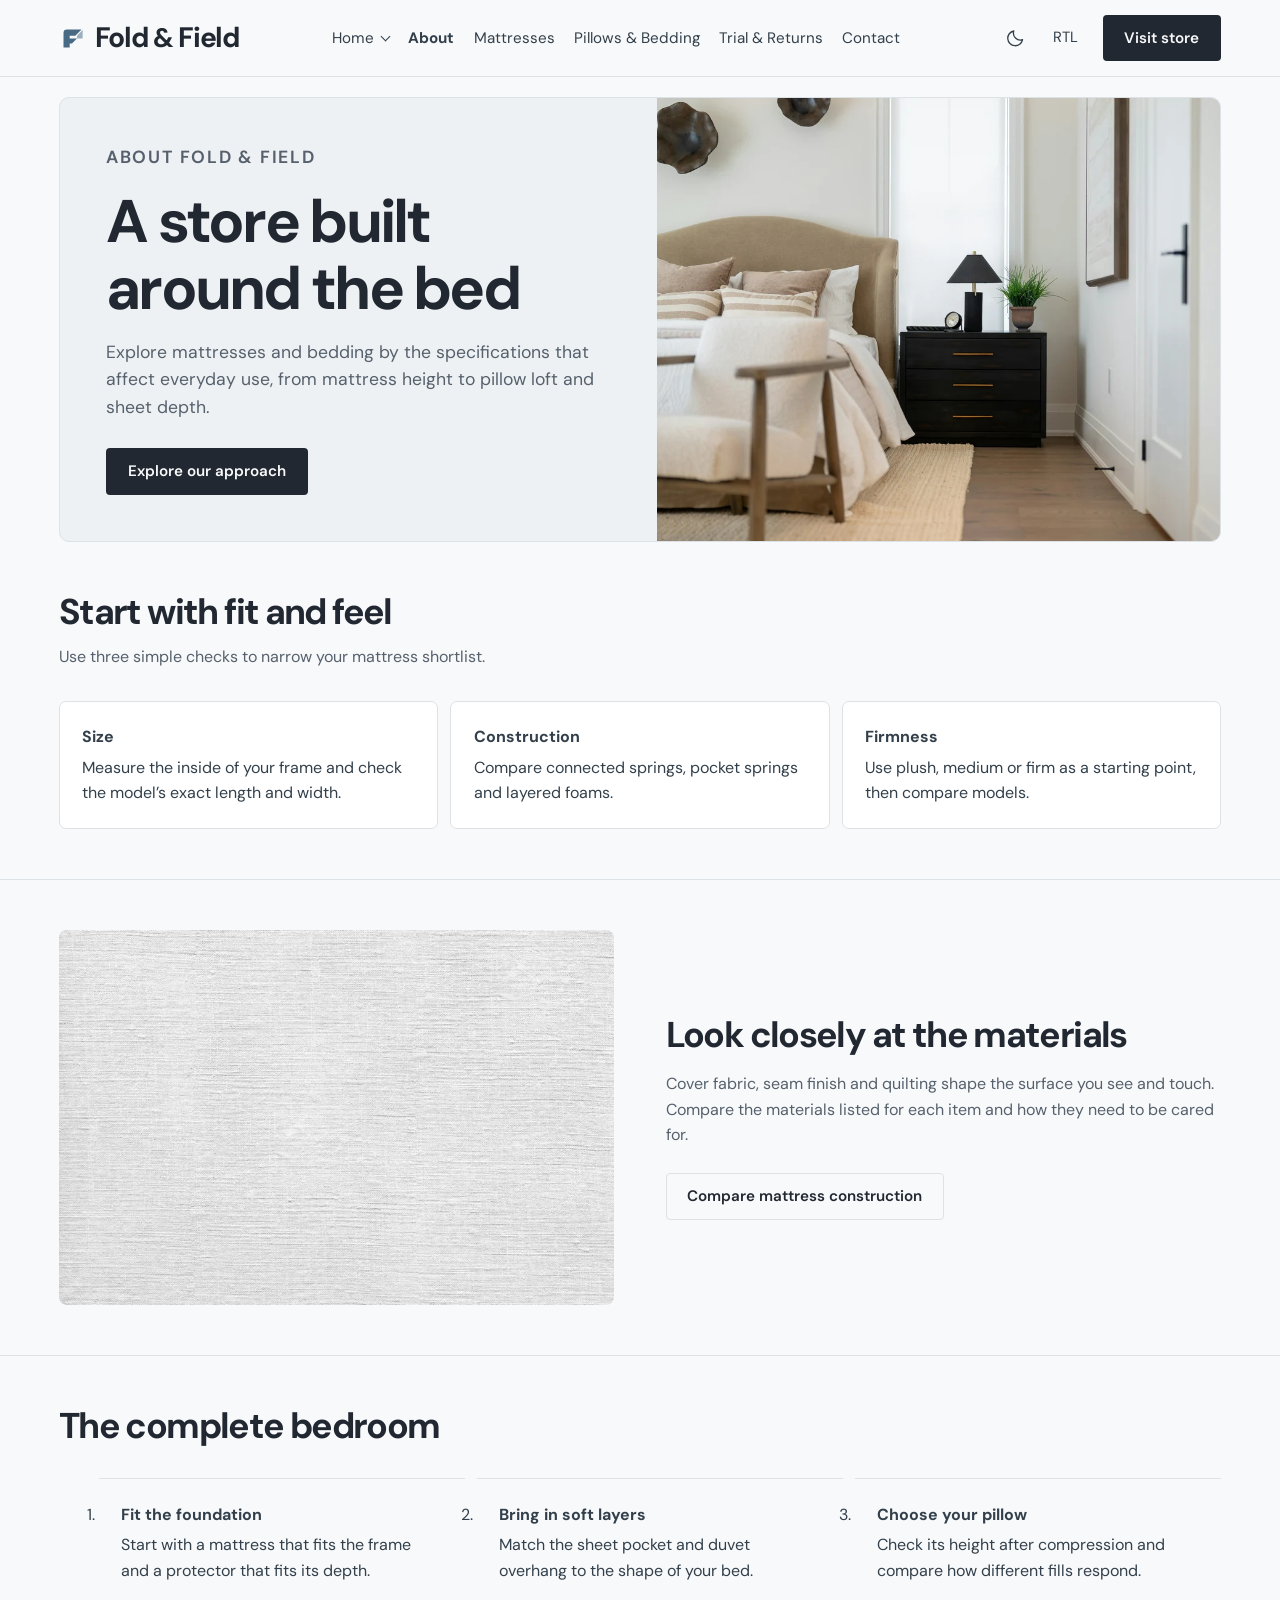
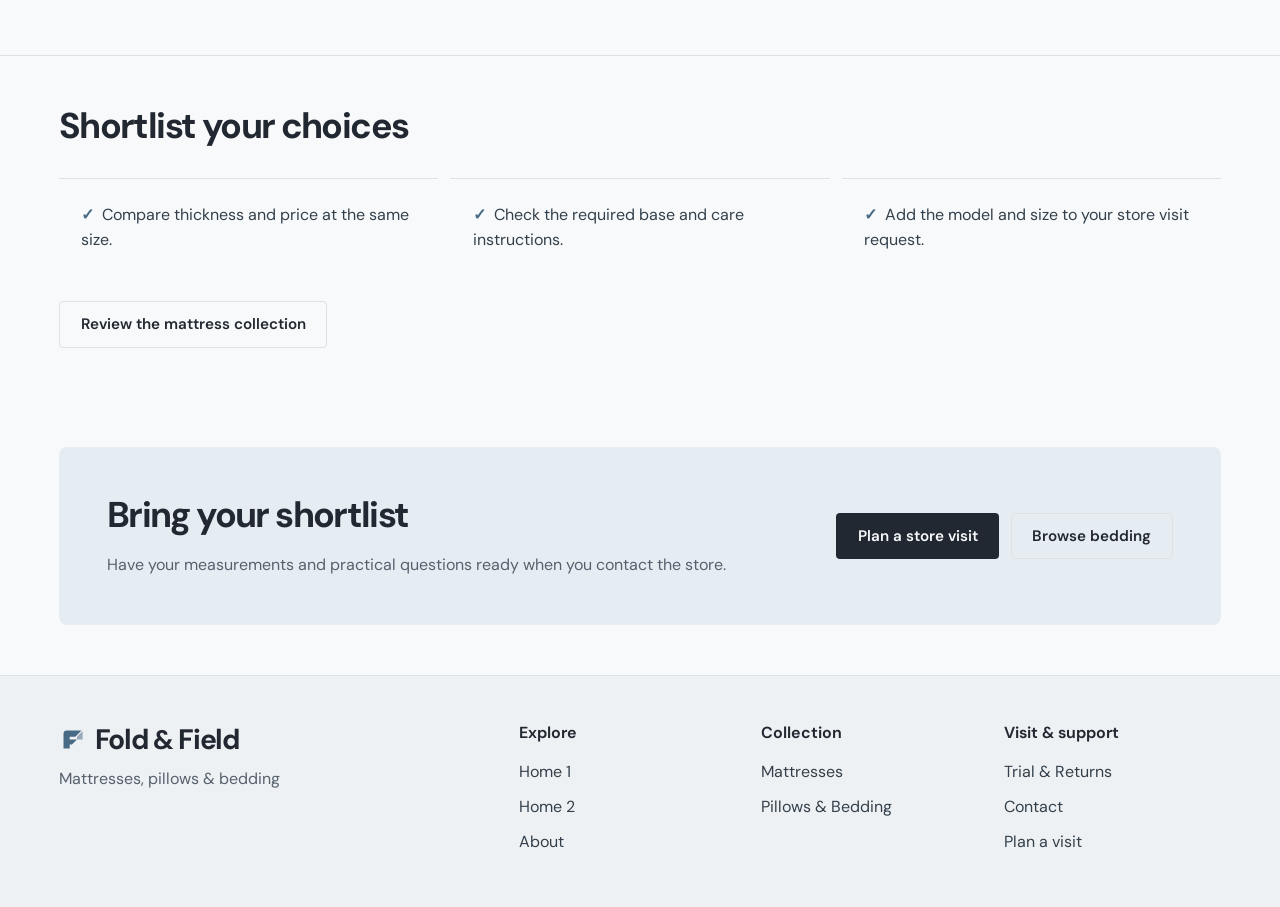
<file: pages/about.html>
<!doctype html>
<html lang="en" dir="ltr">
  <head>
    <meta charset="utf-8" />
    <meta name="viewport" content="width=device-width, initial-scale=1" />
    <title>About | Fold &amp; Field</title>
    <meta
      name="description"
      content="Explore Fold &amp; Field mattresses, bedding and guides to bedroom comfort."
    />
    <link rel="icon" href="../assets/icons/fold.svg?v=5" />
    <script src="../assets/js/preferences.js?v=5"></script>
    <link rel="stylesheet" href="../assets/css/style.css?v=5" />
  </head>
  <body data-page="about">
    <a class="skip" href="#main">Skip to content</a>
    <header>
      <div class="wrap bar">
        <a class="brand" href="../index.html">
          <span data-icon="fold"> </span>
          <span>Fold <i>&amp;</i> Field</span>
        </a>
        <nav class="desktop">
          <details class="home-menu">
            <summary>Home</summary>
            <div>
              <a class="" href="../index.html">Home 1</a>
              <a class="" href="../pages/home2.html">Home 2</a>
            </div>
          </details>
          <a class="" href="../pages/about.html" aria-current="page">About</a>
          <a class="" href="../pages/products.html">Mattresses</a>
          <a class="" href="../pages/bedding.html">Pillows & Bedding</a>
          <a class="" href="../pages/trial-returns.html">Trial & Returns</a>
          <a class="" href="../pages/contact.html">Contact</a>
        </nav>
        <div class="utilities">
          <button
            class="tool"
            data-theme
            aria-label="Switch colour theme"
          ></button>
          <button
            class="tool direction"
            data-dir
            aria-label="Switch text direction"
          >
            RTL
          </button>
          <a class="btn nav-visit" href="../pages/contact.html#visit"
            >Visit store</a
          >
        </div>
        <button
          class="menu-toggle tool"
          aria-label="Open navigation"
          aria-controls="drawer"
          aria-expanded="false"
          data-icon="menu"
        ></button>
      </div>
    </header>
    <dialog id="drawer" aria-label="Navigation menu">
      <div class="drawer-top">
        <a class="brand" href="../index.html">
          <span data-icon="fold"> </span>
          <span>Fold <i>&amp;</i> Field</span>
        </a>
        <button
          class="tool"
          data-close
          aria-label="Close navigation"
          data-icon="close"
        ></button>
      </div>
      <nav>
        <a class="" href="../index.html">Home 1</a>
        <a class="" href="../pages/home2.html">Home 2</a>
        <a class="" href="../pages/about.html" aria-current="page">About</a>
        <a class="" href="../pages/products.html">Mattresses</a>
        <a class="" href="../pages/bedding.html">Pillows & Bedding</a>
        <a class="" href="../pages/trial-returns.html">Trial & Returns</a>
        <a class="" href="../pages/contact.html">Contact</a>
      </nav>
      <div class="actions">
        <button
          class="tool"
          data-theme
          aria-label="Switch colour theme"
        ></button>
        <button
          class="tool direction"
          data-dir
          aria-label="Switch text direction"
        >
          RTL
        </button>
        <a class="btn nav-visit" href="../pages/contact.html#visit"
          >Visit store</a
        >
      </div>
    </dialog>
    <main id="main">
      <section class="wrap catalog-hero">
        <div class="intro">
          <p class="eyebrow">About Fold &amp; Field</p>
          <h1 id="a-store-built-around-the-bed">
            A store built around the bed
          </h1>
          <p>
            Explore mattresses and bedding by the specifications that affect
            everyday use, from mattress height to pillow loft and sheet depth.
          </p>
          <div class="actions">
            <a class="btn" href="#approach">Explore our approach</a>
          </div>
        </div>
        <img
          src="../assets/images/retail/warm-neutral-bedroom.webp"
          alt="A cream upholstered bed and dark nightstand in a bright bedroom"
          width="1100"
          height="733"
          fetchpriority="high"
          decoding="async"
        />
      </section>
      <section
        class="wrap section retail-section"
        id="approach"
        aria-labelledby="fit-and-feel"
      >
        <div class="section-head">
          <div>
            <h2 id="fit-and-feel">Start with fit and feel</h2>
            <p>Use three simple checks to narrow your mattress shortlist.</p>
          </div>
        </div>
        <div class="fit-options">
          <div>
            <a href="products.html#sizes"
              ><strong>Size</strong
              ><span
                >Measure the inside of your frame and check the model’s exact
                length and width.</span
              ></a
            >
          </div>
          <div>
            <a href="products.html#construction-layers"
              ><strong>Construction</strong
              ><span
                >Compare connected springs, pocket springs and layered
                foams.</span
              ></a
            >
          </div>
          <div>
            <a href="home2.html#choose-feel"
              ><strong>Firmness</strong
              ><span
                >Use plush, medium or firm as a starting point, then compare
                models.</span
              ></a
            >
          </div>
        </div>
      </section>
      <section class="wrap section retail-section">
        <div class="editorial-grid material-story">
          <figure>
            <img
              src="../assets/images/retail/woven-textile.webp"
              alt="Close-up of bedding materials"
              width="764"
              height="1100"
              loading="lazy"
              decoding="async"
            />
          </figure>
          <div>
            <h2 id="look-closely-at-the-materials">
              Look closely at the materials
            </h2>
            <p>
              Cover fabric, seam finish and quilting shape the surface you see
              and touch. Compare the materials listed for each item and how they
              need to be cared for.
            </p>
            <div class="actions">
              <a class="outline" href="../pages/products.html#catalogue"
                >Compare mattress construction</a
              >
            </div>
          </div>
        </div>
      </section>
      <section
        class="wrap section retail-section"
        aria-labelledby="complete-bedroom"
      >
        <div class="section-head">
          <div><h2 id="complete-bedroom">The complete bedroom</h2></div>
        </div>
        <ol class="bedroom-plan">
          <li>
            <a href="products.html#catalogue"
              ><strong>Fit the foundation</strong
              ><span
                >Start with a mattress that fits the frame and a protector that
                fits its depth.</span
              ></a
            >
          </li>
          <li>
            <a href="bedding.html?type=Sheets#catalogue"
              ><strong>Bring in soft layers</strong
              ><span
                >Match the sheet pocket and duvet overhang to the shape of your
                bed.</span
              ></a
            >
          </li>
          <li>
            <a href="bedding.html?type=Pillows#catalogue"
              ><strong>Choose your pillow</strong
              ><span
                >Check its height after compression and compare how different
                fills respond.</span
              ></a
            >
          </li>
        </ol>
      </section>
      <section class="wrap section retail-section" aria-labelledby="shortlist">
        <div class="section-head">
          <div><h2 id="shortlist">Shortlist your choices</h2></div>
        </div>
        <ul class="shortlist-checks">
          <li>Compare thickness and price at the same size.</li>
          <li>Check the required base and care instructions.</li>
          <li>Add the model and size to your store visit request.</li>
        </ul>
        <div class="actions">
          <a class="outline" href="products.html#catalogue"
            >Review the mattress collection</a
          >
        </div>
      </section>
      <section class="wrap section">
        <div class="retail-callout">
          <div>
            <h2 id="bring-your-shortlist">Bring your shortlist</h2>
            <p>
              Have your measurements and practical questions ready when you
              contact the store.
            </p>
          </div>
          <div class="actions">
            <a class="btn" href="../pages/contact.html#visit"
              >Plan a store visit</a
            ><a class="outline" href="../pages/bedding.html">Browse bedding</a>
          </div>
        </div>
      </section>
    </main>
    <footer>
      <div class="wrap footer-grid">
        <div>
          <a class="brand" href="../index.html">
            <span data-icon="fold"> </span>
            <span>Fold <i>&amp;</i> Field</span>
          </a>
          <p>Mattresses, pillows &amp; bedding</p>
        </div>
        <div>
          <h3>Explore</h3>
          <a class="" href="../index.html">Home 1</a>
          <a class="" href="../pages/home2.html">Home 2</a>
          <a class="" href="../pages/about.html" aria-current="page">About</a>
        </div>
        <div>
          <h3>Collection</h3>
          <a class="" href="../pages/products.html">Mattresses</a>
          <a class="" href="../pages/bedding.html">Pillows & Bedding</a>
        </div>
        <div>
          <h3>Visit &amp; support</h3>
          <a class="" href="../pages/trial-returns.html">Trial & Returns</a>
          <a class="" href="../pages/contact.html">Contact</a>
          <a class="" href="../pages/contact.html#visit">Plan a visit</a>
        </div>
      </div>
    </footer>
    <button
      class="to-top tool"
      hidden
      aria-label="Back to top"
      data-icon="up"
    ></button>
    <script type="module" src="../assets/js/main.js?v=5"></script>
  </body>
</html>
</file>
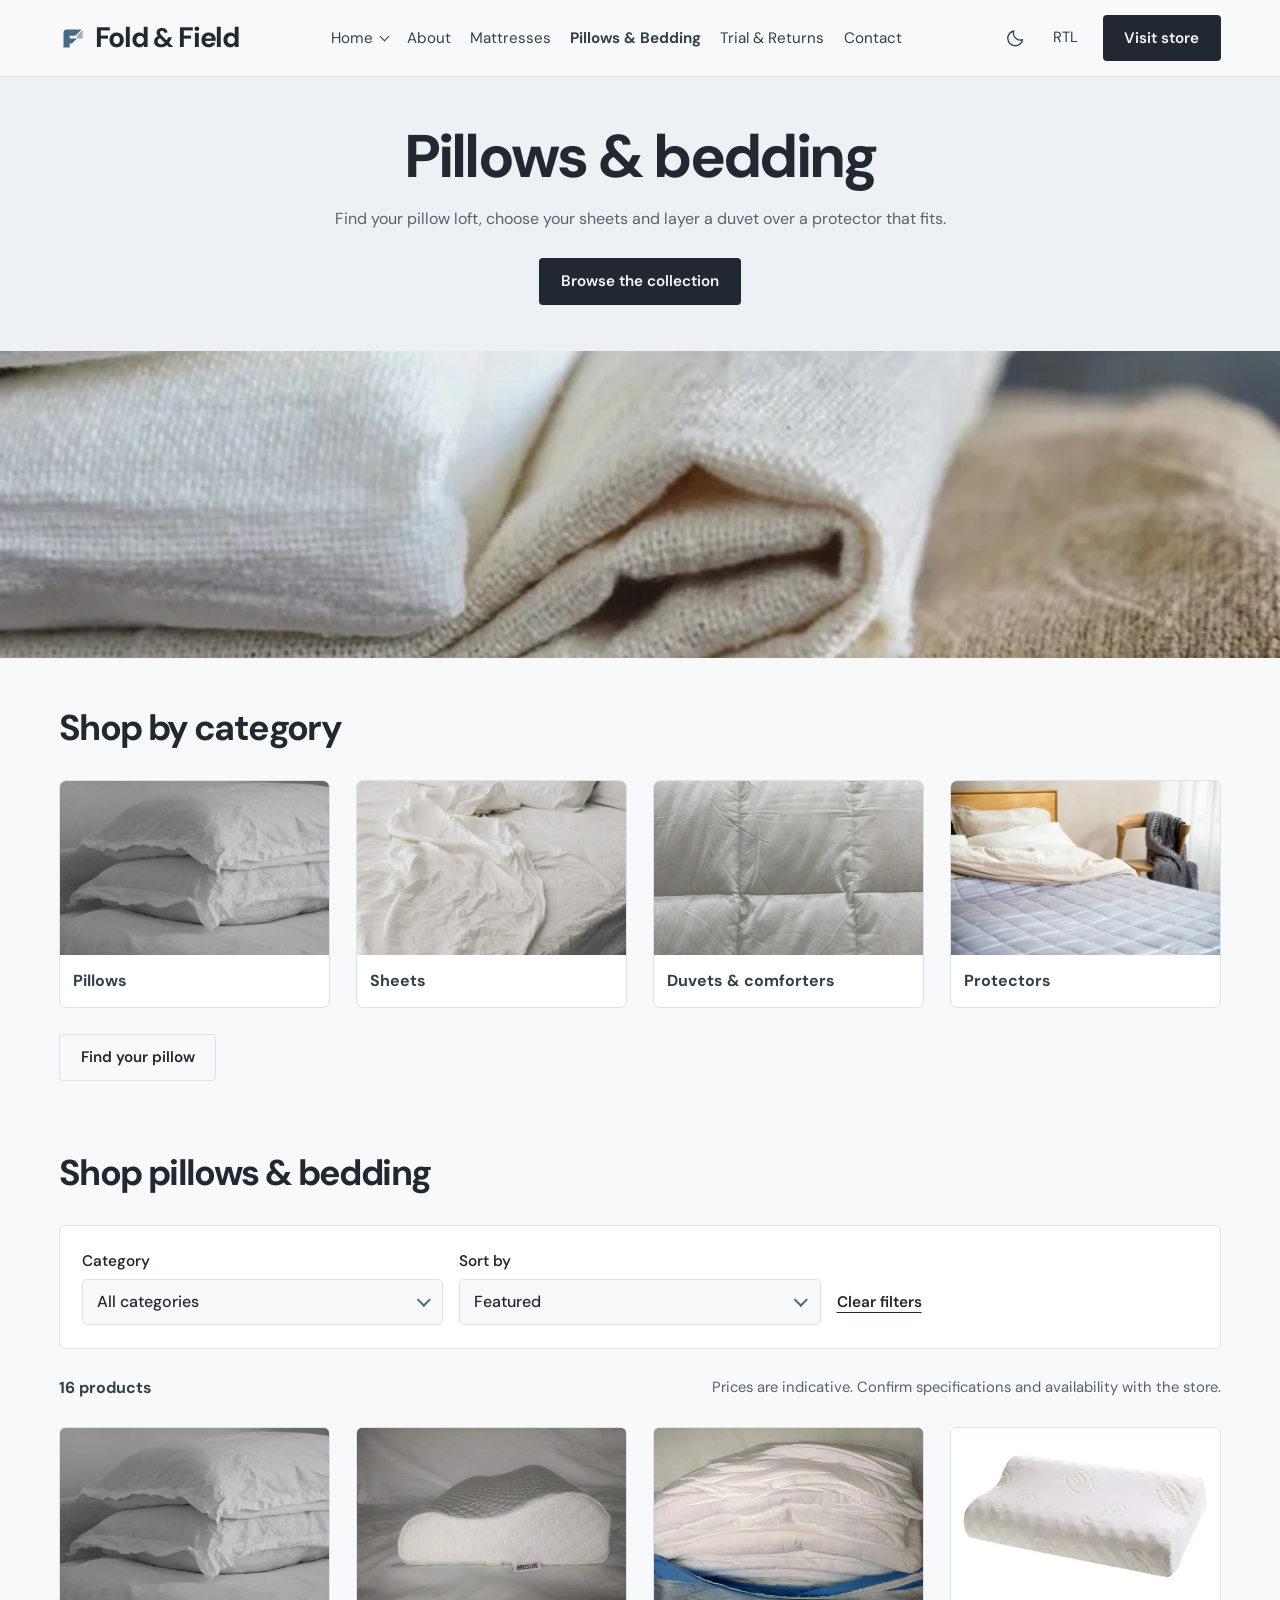
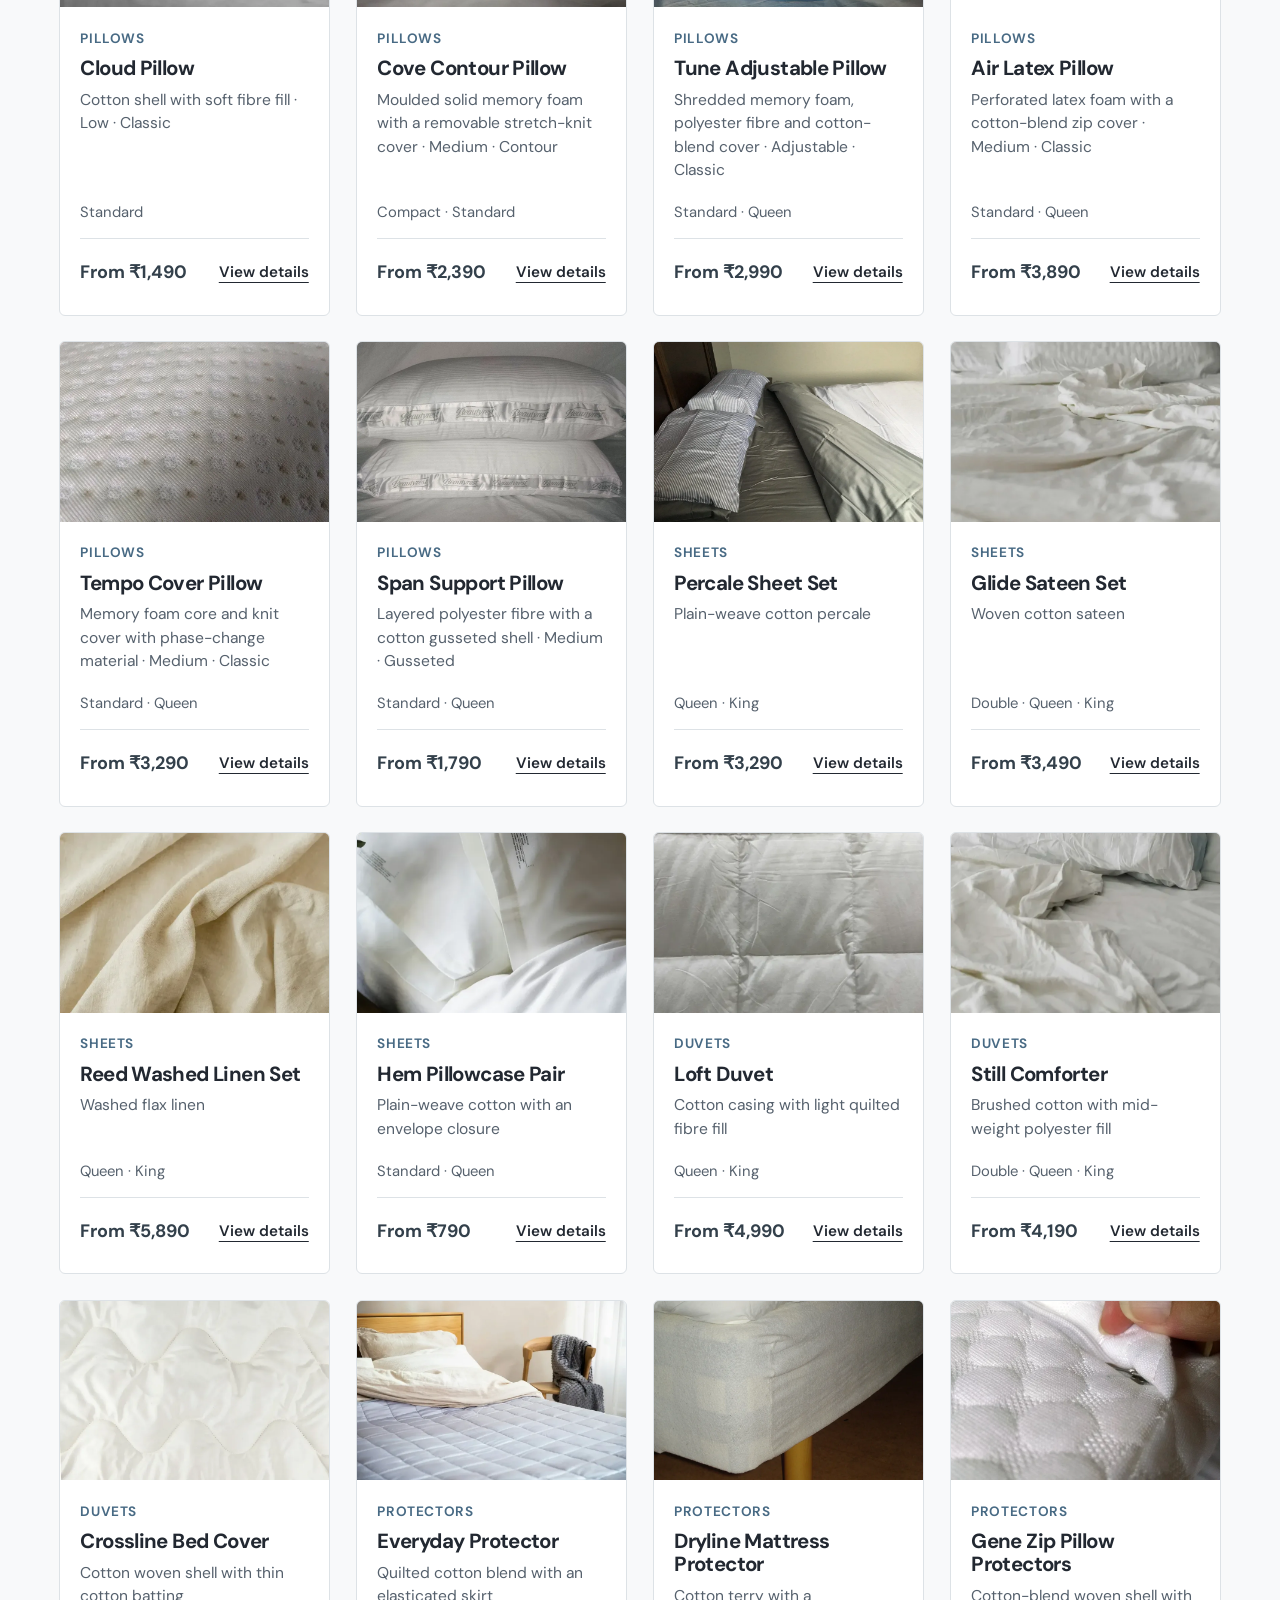
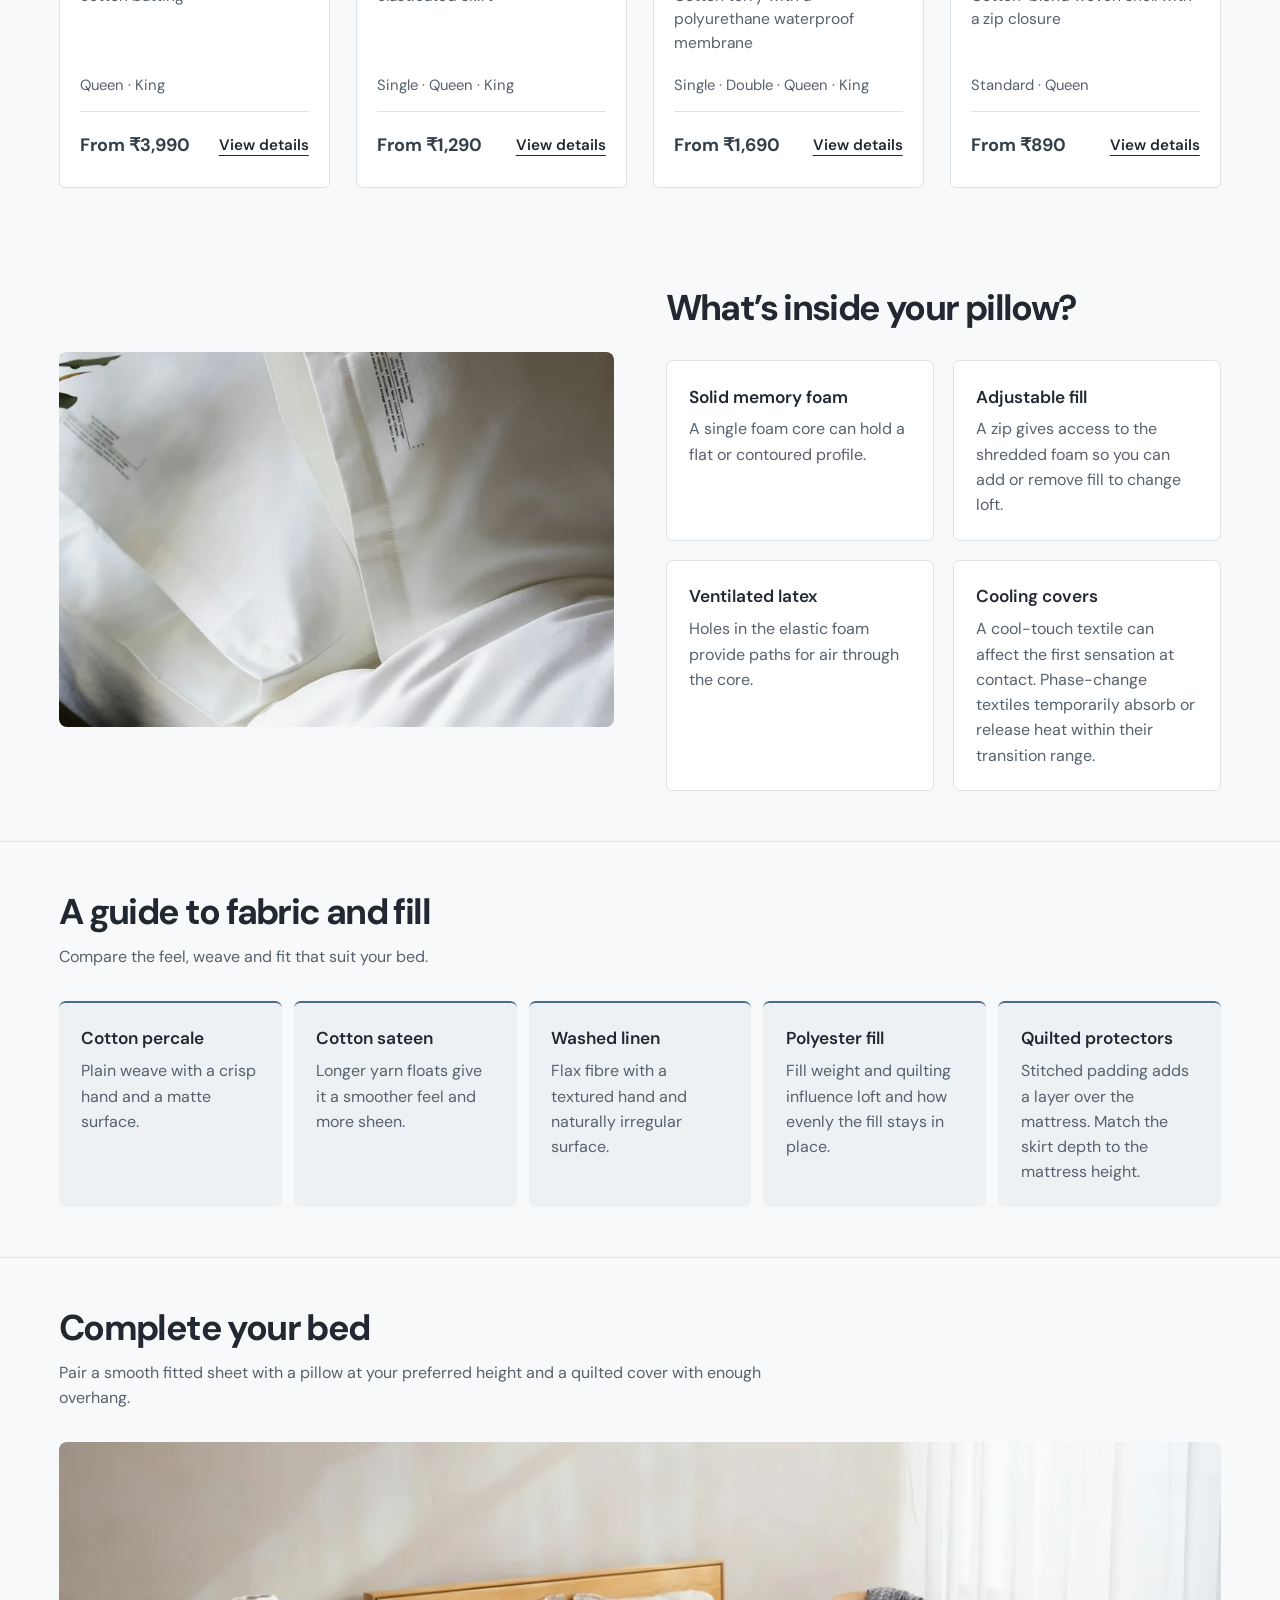
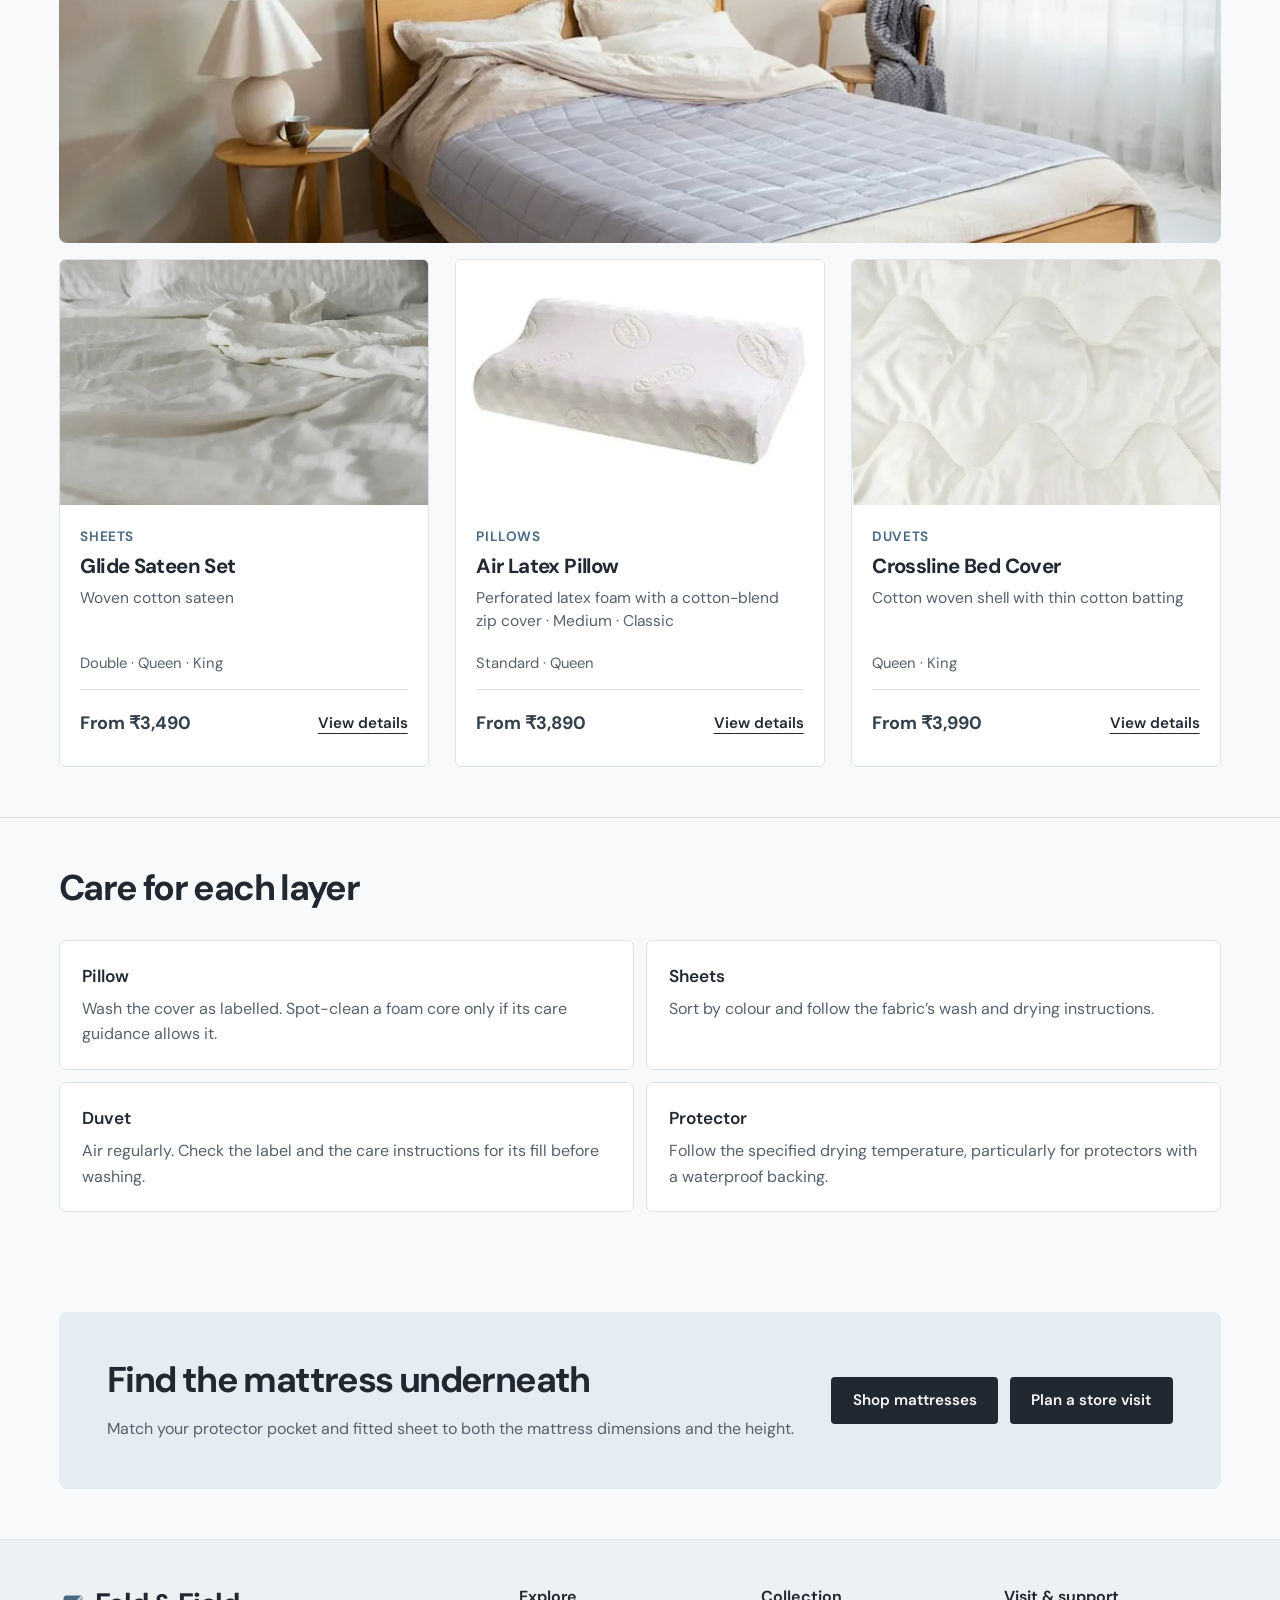
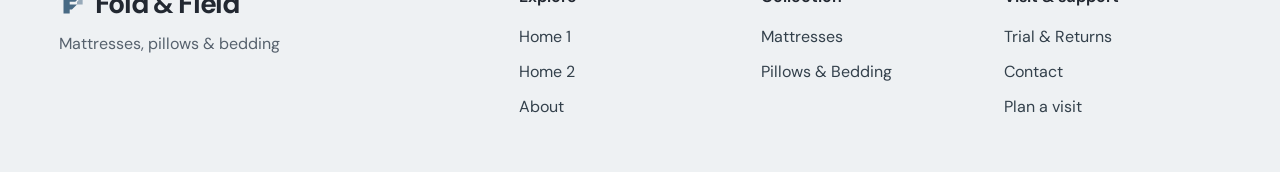
<file: pages/bedding.html>
<!doctype html>
<html lang="en" dir="ltr">
  <head>
    <meta charset="utf-8" />
    <meta name="viewport" content="width=device-width, initial-scale=1" />
    <title>Pillows & Bedding | Fold &amp; Field</title>
    <meta
      name="description"
      content="Explore Fold &amp; Field mattresses, bedding and guides to bedroom comfort."
    />
    <link rel="icon" href="../assets/icons/fold.svg?v=5" />
    <script src="../assets/js/preferences.js?v=5"></script>
    <link rel="stylesheet" href="../assets/css/style.css?v=5" />
  </head>
  <body data-page="bedding">
    <a class="skip" href="#main">Skip to content</a>
    <header>
      <div class="wrap bar">
        <a class="brand" href="../index.html">
          <span data-icon="fold"> </span>
          <span>Fold <i>&amp;</i> Field</span>
        </a>
        <nav class="desktop">
          <details class="home-menu">
            <summary>Home</summary>
            <div>
              <a class="" href="../index.html">Home 1</a>
              <a class="" href="../pages/home2.html">Home 2</a>
            </div>
          </details>
          <a class="" href="../pages/about.html">About</a>
          <a class="" href="../pages/products.html">Mattresses</a>
          <a class="" href="../pages/bedding.html" aria-current="page"
            >Pillows & Bedding</a
          >
          <a class="" href="../pages/trial-returns.html">Trial & Returns</a>
          <a class="" href="../pages/contact.html">Contact</a>
        </nav>
        <div class="utilities">
          <button
            class="tool"
            data-theme
            aria-label="Switch colour theme"
          ></button>
          <button
            class="tool direction"
            data-dir
            aria-label="Switch text direction"
          >
            RTL
          </button>
          <a class="btn nav-visit" href="../pages/contact.html#visit"
            >Visit store</a
          >
        </div>
        <button
          class="menu-toggle tool"
          aria-label="Open navigation"
          aria-controls="drawer"
          aria-expanded="false"
          data-icon="menu"
        ></button>
      </div>
    </header>
    <dialog id="drawer" aria-label="Navigation menu">
      <div class="drawer-top">
        <a class="brand" href="../index.html">
          <span data-icon="fold"> </span>
          <span>Fold <i>&amp;</i> Field</span>
        </a>
        <button
          class="tool"
          data-close
          aria-label="Close navigation"
          data-icon="close"
        ></button>
      </div>
      <nav>
        <a class="" href="../index.html">Home 1</a>
        <a class="" href="../pages/home2.html">Home 2</a>
        <a class="" href="../pages/about.html">About</a>
        <a class="" href="../pages/products.html">Mattresses</a>
        <a class="" href="../pages/bedding.html" aria-current="page"
          >Pillows & Bedding</a
        >
        <a class="" href="../pages/trial-returns.html">Trial & Returns</a>
        <a class="" href="../pages/contact.html">Contact</a>
      </nav>
      <div class="actions">
        <button
          class="tool"
          data-theme
          aria-label="Switch colour theme"
        ></button>
        <button
          class="tool direction"
          data-dir
          aria-label="Switch text direction"
        >
          RTL
        </button>
        <a class="btn nav-visit" href="../pages/contact.html#visit"
          >Visit store</a
        >
      </div>
    </dialog>
    <main id="main">
      <section class="bedding-banner" aria-labelledby="bedding-title">
        <div class="wrap bedding-banner-copy">
          <h1 id="bedding-title">Pillows &amp; bedding</h1>
          <p>
            Find your pillow loft, choose your sheets and layer a duvet over a
            protector that fits.
          </p>
          <div class="actions">
            <a class="btn" href="#catalogue">Browse the collection</a>
          </div>
        </div>
        <div class="bedding-banner-photo">
          <img
            src="../assets/images/retail/bedding.webp"
            alt="Folded white and oat-coloured bed linen"
            width="733"
            height="1100"
            fetchpriority="high"
            decoding="async"
          />
        </div>
      </section>
      <section class="wrap section retail-section">
        <div class="section-head">
          <div><h2 id="shop-by-category">Shop by category</h2></div>
        </div>
        <div class="category-grid category-grid--four">
          <a
            class="category-tile"
            href="../pages/bedding.html?type=Pillows#catalogue"
            ><img
              src="../assets/images/retail/pillow.webp"
              alt=""
              width="1100"
              height="826"
              loading="lazy"
              decoding="async"
            /><span>Pillows</span></a
          ><a
            class="category-tile"
            href="../pages/bedding.html?type=Sheets#catalogue"
            ><img
              src="../assets/images/retail/sheets.webp"
              alt=""
              width="733"
              height="1100"
              loading="lazy"
              decoding="async"
            /><span>Sheets</span></a
          ><a
            class="category-tile"
            href="../pages/bedding.html?type=Duvets#catalogue"
            ><img
              src="../assets/images/retail/duvet.webp"
              alt=""
              width="825"
              height="1100"
              loading="lazy"
              decoding="async"
            /><span>Duvets &amp; comforters</span></a
          ><a
            class="category-tile"
            href="../pages/bedding.html?type=Protectors#catalogue"
            ><img
              src="../assets/images/retail/protector.webp"
              alt=""
              width="1100"
              height="733"
              loading="lazy"
              decoding="async"
            /><span>Protectors</span></a
          >
        </div>
        <div class="actions">
          <a class="outline" href="../pages/bedding.html?type=Pillows#catalogue"
            >Find your pillow</a
          >
        </div>
      </section>
      <section id="catalogue" class="wrap catalog">
        <div class="section-head">
          <div>
            <h2 id="shop-pillows-and-bedding">Shop pillows &amp; bedding</h2>
          </div>
        </div>
        <form class="filters" data-filter>
          <label
            >Category<select name="type">
              <option value="">All categories</option>
            </select></label
          ><label
            >Sort by<select name="sort">
              <option value="">Featured</option>
              <option value="price-asc">Price, low to high</option>
              <option value="price-desc">Price, high to low</option>
              <option value="name">Name, A to Z</option>
            </select></label
          ><button class="clear" type="reset">Clear filters</button>
          <fieldset data-pillow-filters hidden>
            <legend>Find your pillow</legend>
            <div class="pillow-controls">
              <label
                >Loft<select name="loft">
                  <option value="">All lofts</option>
                </select></label
              ><label
                >Fill<select name="fill">
                  <option value="">All fills</option>
                </select></label
              ><label
                >Shape<select name="shape">
                  <option value="">All shapes</option>
                </select></label
              ><label
                >Firmness<select name="firmness">
                  <option value="">All feels</option>
                </select></label
              >
            </div>
          </fieldset>
        </form>
        <div class="result-bar">
          <strong id="count" role="status"></strong
          ><span
            >Prices are indicative. Confirm specifications and availability with
            the store.</span
          >
        </div>
        <div id="results" class="cards"></div>
      </section>
      <section class="wrap section retail-section">
        <div class="editorial-grid">
          <figure>
            <img
              src="../assets/images/retail/pillowcase.webp"
              alt="Fabric and pillow cover detail"
              width="733"
              height="1100"
              loading="lazy"
              decoding="async"
            />
          </figure>
          <div>
            <h2 id="what-s-inside-your-pillow">What’s inside your pillow?</h2>
            <dl class="pillow-tech-grid">
              <div>
                <dt>Solid memory foam</dt>
                <dd>
                  A single foam core can hold a flat or contoured profile.
                </dd>
              </div>
              <div>
                <dt>Adjustable fill</dt>
                <dd>
                  A zip gives access to the shredded foam so you can add or
                  remove fill to change loft.
                </dd>
              </div>
              <div>
                <dt>Ventilated latex</dt>
                <dd>
                  Holes in the elastic foam provide paths for air through the
                  core.
                </dd>
              </div>
              <div>
                <dt>Cooling covers</dt>
                <dd>
                  A cool-touch textile can affect the first sensation at
                  contact. Phase-change textiles temporarily absorb or release
                  heat within their transition range.
                </dd>
              </div>
            </dl>
          </div>
        </div>
      </section>
      <section
        class="wrap section retail-section"
        aria-labelledby="fabric-and-fill"
      >
        <div class="section-head">
          <div>
            <h2 id="fabric-and-fill">A guide to fabric and fill</h2>
            <p>Compare the feel, weave and fit that suit your bed.</p>
          </div>
        </div>
        <dl class="fabric-grid">
          <div>
            <dt>Cotton percale</dt>
            <dd>Plain weave with a crisp hand and a matte surface.</dd>
          </div>
          <div>
            <dt>Cotton sateen</dt>
            <dd>Longer yarn floats give it a smoother feel and more sheen.</dd>
          </div>
          <div>
            <dt>Washed linen</dt>
            <dd>
              Flax fibre with a textured hand and naturally irregular surface.
            </dd>
          </div>
          <div>
            <dt>Polyester fill</dt>
            <dd>
              Fill weight and quilting influence loft and how evenly the fill
              stays in place.
            </dd>
          </div>
          <div>
            <dt>Quilted protectors</dt>
            <dd>
              Stitched padding adds a layer over the mattress. Match the skirt
              depth to the mattress height.
            </dd>
          </div>
        </dl>
      </section>
      <section
        class="wrap section retail-section bedding-edit"
        aria-labelledby="bedding-edit"
      >
        <div class="section-head">
          <div>
            <h2 id="bedding-edit">Complete your bed</h2>
            <p>
              Pair a smooth fitted sheet with a pillow at your preferred height
              and a quilted cover with enough overhang.
            </p>
          </div>
        </div>
        <figure>
          <img
            src="../assets/images/retail/dressed-bed.webp"
            alt="A bed made with layered bedding beside a window"
            width="1100"
            height="733"
            loading="lazy"
            decoding="async"
          />
        </figure>
        <div class="bedding-edit-picks">
          <div
            class="cards"
            data-curated="sateen-sheets air-latex-pillow crossline-cover"
          ></div>
        </div>
      </section>
      <section class="wrap section retail-section">
        <div class="section-head">
          <div><h2 id="care-for-each-layer">Care for each layer</h2></div>
        </div>
        <dl class="care-grid">
          <div>
            <dt>Pillow</dt>
            <dd>
              Wash the cover as labelled. Spot-clean a foam core only if its
              care guidance allows it.
            </dd>
          </div>
          <div>
            <dt>Sheets</dt>
            <dd>
              Sort by colour and follow the fabric’s wash and drying
              instructions.
            </dd>
          </div>
          <div>
            <dt>Duvet</dt>
            <dd>
              Air regularly. Check the label and the care instructions for its
              fill before washing.
            </dd>
          </div>
          <div>
            <dt>Protector</dt>
            <dd>
              Follow the specified drying temperature, particularly for
              protectors with a waterproof backing.
            </dd>
          </div>
        </dl>
      </section>
      <section class="wrap section">
        <div class="retail-callout">
          <div>
            <h2 id="find-the-mattress-underneath">
              Find the mattress underneath
            </h2>
            <p>
              Match your protector pocket and fitted sheet to both the mattress
              dimensions and the height.
            </p>
          </div>
          <div class="actions">
            <a class="btn" href="../pages/products.html">Shop mattresses</a
            ><a class="btn" href="../pages/contact.html#visit"
              >Plan a store visit</a
            >
          </div>
        </div>
      </section>
    </main>
    <footer>
      <div class="wrap footer-grid">
        <div>
          <a class="brand" href="../index.html">
            <span data-icon="fold"> </span>
            <span>Fold <i>&amp;</i> Field</span>
          </a>
          <p>Mattresses, pillows &amp; bedding</p>
        </div>
        <div>
          <h3>Explore</h3>
          <a class="" href="../index.html">Home 1</a>
          <a class="" href="../pages/home2.html">Home 2</a>
          <a class="" href="../pages/about.html">About</a>
        </div>
        <div>
          <h3>Collection</h3>
          <a class="" href="../pages/products.html">Mattresses</a>
          <a class="" href="../pages/bedding.html" aria-current="page"
            >Pillows & Bedding</a
          >
        </div>
        <div>
          <h3>Visit &amp; support</h3>
          <a class="" href="../pages/trial-returns.html">Trial & Returns</a>
          <a class="" href="../pages/contact.html">Contact</a>
          <a class="" href="../pages/contact.html#visit">Plan a visit</a>
        </div>
      </div>
    </footer>
    <button
      class="to-top tool"
      hidden
      aria-label="Back to top"
      data-icon="up"
    ></button>
    <script type="module" src="../assets/js/main.js?v=5"></script>
    <script type="module" src="../assets/js/catalogue.js?v=5"></script>
  </body>
</html>
</file>
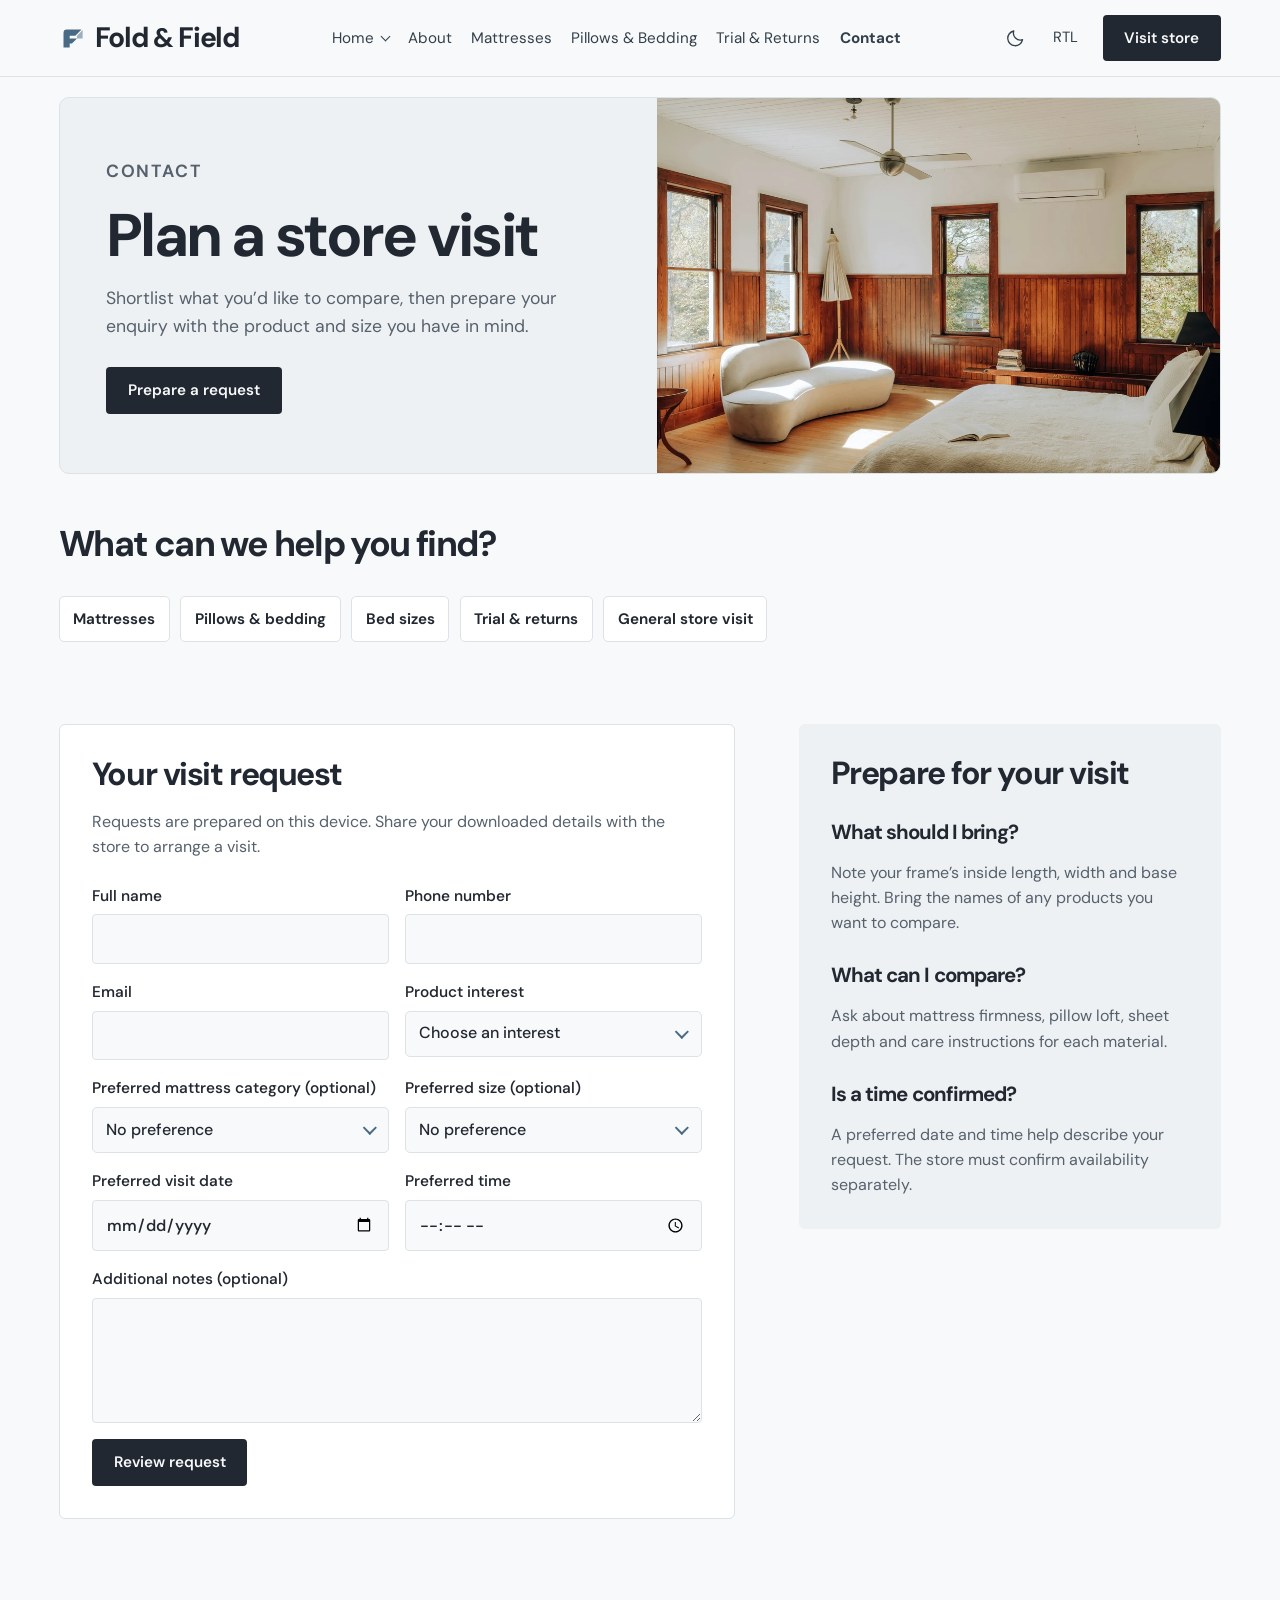
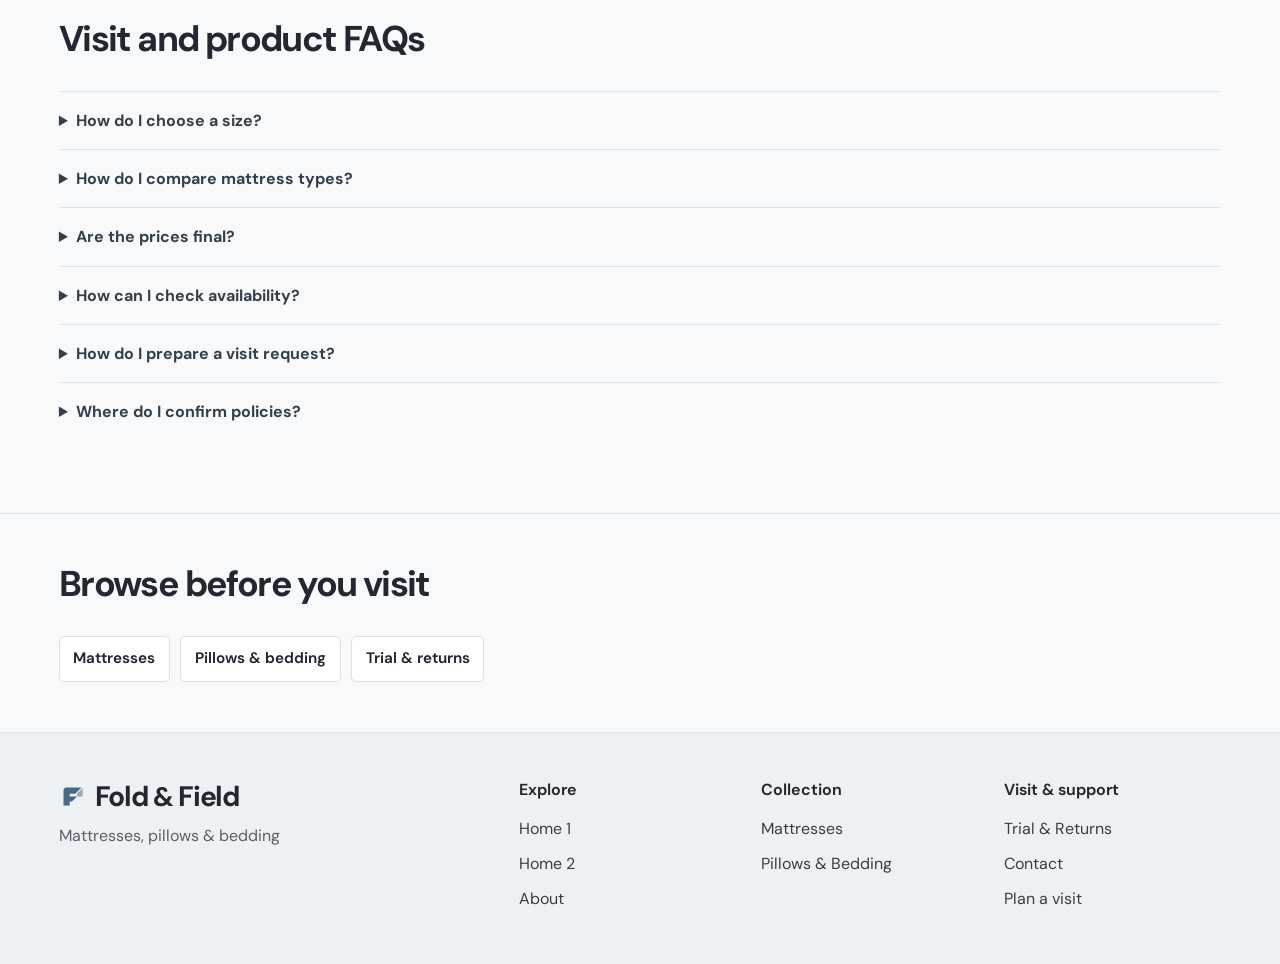
<file: pages/contact.html>
<!doctype html>
<html lang="en" dir="ltr">
  <head>
    <meta charset="utf-8" />
    <meta name="viewport" content="width=device-width, initial-scale=1" />
    <title>Contact | Fold &amp; Field</title>
    <meta
      name="description"
      content="Explore Fold &amp; Field mattresses, bedding and guides to bedroom comfort."
    />
    <link rel="icon" href="../assets/icons/fold.svg?v=5" />
    <script src="../assets/js/preferences.js?v=5"></script>
    <link rel="stylesheet" href="../assets/css/style.css?v=5" />
  </head>
  <body data-page="contact">
    <a class="skip" href="#main">Skip to content</a>
    <header>
      <div class="wrap bar">
        <a class="brand" href="../index.html">
          <span data-icon="fold"> </span>
          <span>Fold <i>&amp;</i> Field</span>
        </a>
        <nav class="desktop">
          <details class="home-menu">
            <summary>Home</summary>
            <div>
              <a class="" href="../index.html">Home 1</a>
              <a class="" href="../pages/home2.html">Home 2</a>
            </div>
          </details>
          <a class="" href="../pages/about.html">About</a>
          <a class="" href="../pages/products.html">Mattresses</a>
          <a class="" href="../pages/bedding.html">Pillows & Bedding</a>
          <a class="" href="../pages/trial-returns.html">Trial & Returns</a>
          <a class="" href="../pages/contact.html" aria-current="page"
            >Contact</a
          >
        </nav>
        <div class="utilities">
          <button
            class="tool"
            data-theme
            aria-label="Switch colour theme"
          ></button>
          <button
            class="tool direction"
            data-dir
            aria-label="Switch text direction"
          >
            RTL
          </button>
          <a
            class="btn nav-visit"
            href="../pages/contact.html#visit"
            aria-current="page"
            >Visit store</a
          >
        </div>
        <button
          class="menu-toggle tool"
          aria-label="Open navigation"
          aria-controls="drawer"
          aria-expanded="false"
          data-icon="menu"
        ></button>
      </div>
    </header>
    <dialog id="drawer" aria-label="Navigation menu">
      <div class="drawer-top">
        <a class="brand" href="../index.html">
          <span data-icon="fold"> </span>
          <span>Fold <i>&amp;</i> Field</span>
        </a>
        <button
          class="tool"
          data-close
          aria-label="Close navigation"
          data-icon="close"
        ></button>
      </div>
      <nav>
        <a class="" href="../index.html">Home 1</a>
        <a class="" href="../pages/home2.html">Home 2</a>
        <a class="" href="../pages/about.html">About</a>
        <a class="" href="../pages/products.html">Mattresses</a>
        <a class="" href="../pages/bedding.html">Pillows & Bedding</a>
        <a class="" href="../pages/trial-returns.html">Trial & Returns</a>
        <a class="" href="../pages/contact.html" aria-current="page">Contact</a>
      </nav>
      <div class="actions">
        <button
          class="tool"
          data-theme
          aria-label="Switch colour theme"
        ></button>
        <button
          class="tool direction"
          data-dir
          aria-label="Switch text direction"
        >
          RTL
        </button>
        <a
          class="btn nav-visit"
          href="../pages/contact.html#visit"
          aria-current="page"
          >Visit store</a
        >
      </div>
    </dialog>
    <main id="main">
      <section class="wrap catalog-hero">
        <div class="intro">
          <p class="eyebrow">Contact</p>
          <h1 id="plan-a-store-visit">Plan a store visit</h1>
          <p>
            Shortlist what you’d like to compare, then prepare your enquiry with
            the product and size you have in mind.
          </p>
          <div class="actions">
            <a class="btn" href="#visit">Prepare a request</a>
          </div>
        </div>
        <img
          src="../assets/images/retail/wood-panelled-bedroom.webp"
          alt="Daylit wood-panelled bedroom with a bed and curved chaise"
          width="1100"
          height="733"
          fetchpriority="high"
          decoding="async"
        />
      </section>
      <section class="wrap section retail-section">
        <div class="section-head">
          <div>
            <h2 id="what-can-we-help-you-find">What can we help you find?</h2>
          </div>
        </div>
        <div class="link-row visit-topics">
          <a class="outline" href="../pages/contact.html?topic=mattress#visit"
            >Mattresses</a
          ><a class="outline" href="../pages/contact.html?topic=bedding#visit"
            >Pillows &amp; bedding</a
          ><a class="outline" href="../pages/contact.html?topic=sizes#visit"
            >Bed sizes</a
          ><a class="outline" href="../pages/contact.html?topic=policy#visit"
            >Trial &amp; returns</a
          ><a class="outline" href="../pages/contact.html?topic=visit#visit"
            >General store visit</a
          >
        </div>
      </section>
      <section class="wrap visit" id="visit">
        <div>
          <h2 id="your-visit-request">Your visit request</h2>
          <p>
            Requests are prepared on this device. Share your downloaded details
            with the store to arrange a visit.
          </p>
          <form id="visit-form">
            <div class="form-grid">
              <label
                >Full name<input
                  required
                  name="name"
                  autocomplete="name"
                  maxlength="100"
                />
              </label>
              <label
                >Phone number<input
                  required
                  type="tel"
                  name="phone"
                  autocomplete="tel"
                  maxlength="24"
                />
              </label>
              <label
                >Email<input
                  required
                  type="email"
                  name="email"
                  autocomplete="email"
                  maxlength="160"
                />
              </label>
              <label
                >Product interest<select name="product" required></select>
              </label>
              <label data-category
                >Preferred mattress category (optional)<select
                  name="category"
                ></select>
              </label>
              <label data-size
                >Preferred size (optional)<select name="size"></select>
              </label>
              <label
                >Preferred visit date<input required type="date" name="date" />
              </label>
              <label
                >Preferred time<input required type="time" name="time" />
              </label>
            </div>
            <label
              >Additional notes (optional)<textarea
                name="notes"
                rows="4"
                maxlength="1800"
              ></textarea>
            </label>
            <button class="btn">Review request</button>
          </form>
          <div id="review" hidden>
            <h3 tabindex="-1">Review your request</h3>
            <dl></dl>
            <div class="actions">
              <button class="btn" id="download">Download request</button>
              <button class="outline" id="copy">Copy</button>
              <button class="outline" id="edit">Edit request</button>
            </div>
            <p role="status" id="feedback"></p>
          </div>
        </div>
        <aside>
          <h2 id="prepare-for-your-visit">Prepare for your visit</h2>
          <h3>What should I bring?</h3>
          <p>
            Note your frame’s inside length, width and base height. Bring the
            names of any products you want to compare.
          </p>
          <h3>What can I compare?</h3>
          <p>
            Ask about mattress firmness, pillow loft, sheet depth and care
            instructions for each material.
          </p>
          <h3>Is a time confirmed?</h3>
          <p>
            A preferred date and time help describe your request. The store must
            confirm availability separately.
          </p>
          <div id="store-details"></div>
        </aside>
      </section>
      <section class="wrap section retail-section">
        <div class="section-head">
          <div><h2 id="visit-and-product-faqs">Visit and product FAQs</h2></div>
        </div>
        <div class="faq visit-faq">
          <details>
            <summary>How do I choose a size?</summary>
            <p>
              Measure the width and length inside your frame. Compare these
              figures with the dimensions under each product’s size options.
            </p>
          </details>
          <details>
            <summary>How do I compare mattress types?</summary>
            <p>
              Use the mattress comparison for construction, thickness and
              firmness. Keep the size the same when comparing indicative prices.
            </p>
          </details>
          <details>
            <summary>Are the prices final?</summary>
            <p>
              Prices are indicative. Ask the store to confirm specifications,
              availability and your final quote.
            </p>
          </details>
          <details>
            <summary>How can I check availability?</summary>
            <p>
              Include the model and size you want to see in your enquiry. Ask
              the store to confirm availability.
            </p>
          </details>
          <details>
            <summary>How do I prepare a visit request?</summary>
            <p>
              Choose your interest and preferred time, review the details, then
              copy or download the request to share with the store.
            </p>
          </details>
          <details>
            <summary>Where do I confirm policies?</summary>
            <p>
              Check the Trial &amp; Returns page for the questions to ask.
              Confirm the terms that apply to your purchase through the store’s
              confirmed contact channel.
            </p>
          </details>
        </div>
      </section>
      <section class="wrap section retail-section">
        <div class="section-head">
          <div>
            <h2 id="browse-before-you-visit">Browse before you visit</h2>
          </div>
        </div>
        <div class="link-row">
          <a class="outline" href="../pages/products.html">Mattresses</a
          ><a class="outline" href="../pages/bedding.html"
            >Pillows &amp; bedding</a
          ><a class="outline" href="../pages/trial-returns.html"
            >Trial &amp; returns</a
          >
        </div>
      </section>
    </main>
    <footer>
      <div class="wrap footer-grid">
        <div>
          <a class="brand" href="../index.html">
            <span data-icon="fold"> </span>
            <span>Fold <i>&amp;</i> Field</span>
          </a>
          <p>Mattresses, pillows &amp; bedding</p>
        </div>
        <div>
          <h3>Explore</h3>
          <a class="" href="../index.html">Home 1</a>
          <a class="" href="../pages/home2.html">Home 2</a>
          <a class="" href="../pages/about.html">About</a>
        </div>
        <div>
          <h3>Collection</h3>
          <a class="" href="../pages/products.html">Mattresses</a>
          <a class="" href="../pages/bedding.html">Pillows & Bedding</a>
        </div>
        <div>
          <h3>Visit &amp; support</h3>
          <a class="" href="../pages/trial-returns.html">Trial & Returns</a>
          <a class="" href="../pages/contact.html" aria-current="page"
            >Contact</a
          >
          <a class="" href="../pages/contact.html#visit" aria-current="page"
            >Plan a visit</a
          >
        </div>
      </div>
    </footer>
    <button
      class="to-top tool"
      hidden
      aria-label="Back to top"
      data-icon="up"
    ></button>
    <script type="module" src="../assets/js/main.js?v=5"></script>
    <script type="module" src="../assets/js/visit-form.js?v=5"></script>
  </body>
</html>
</file>
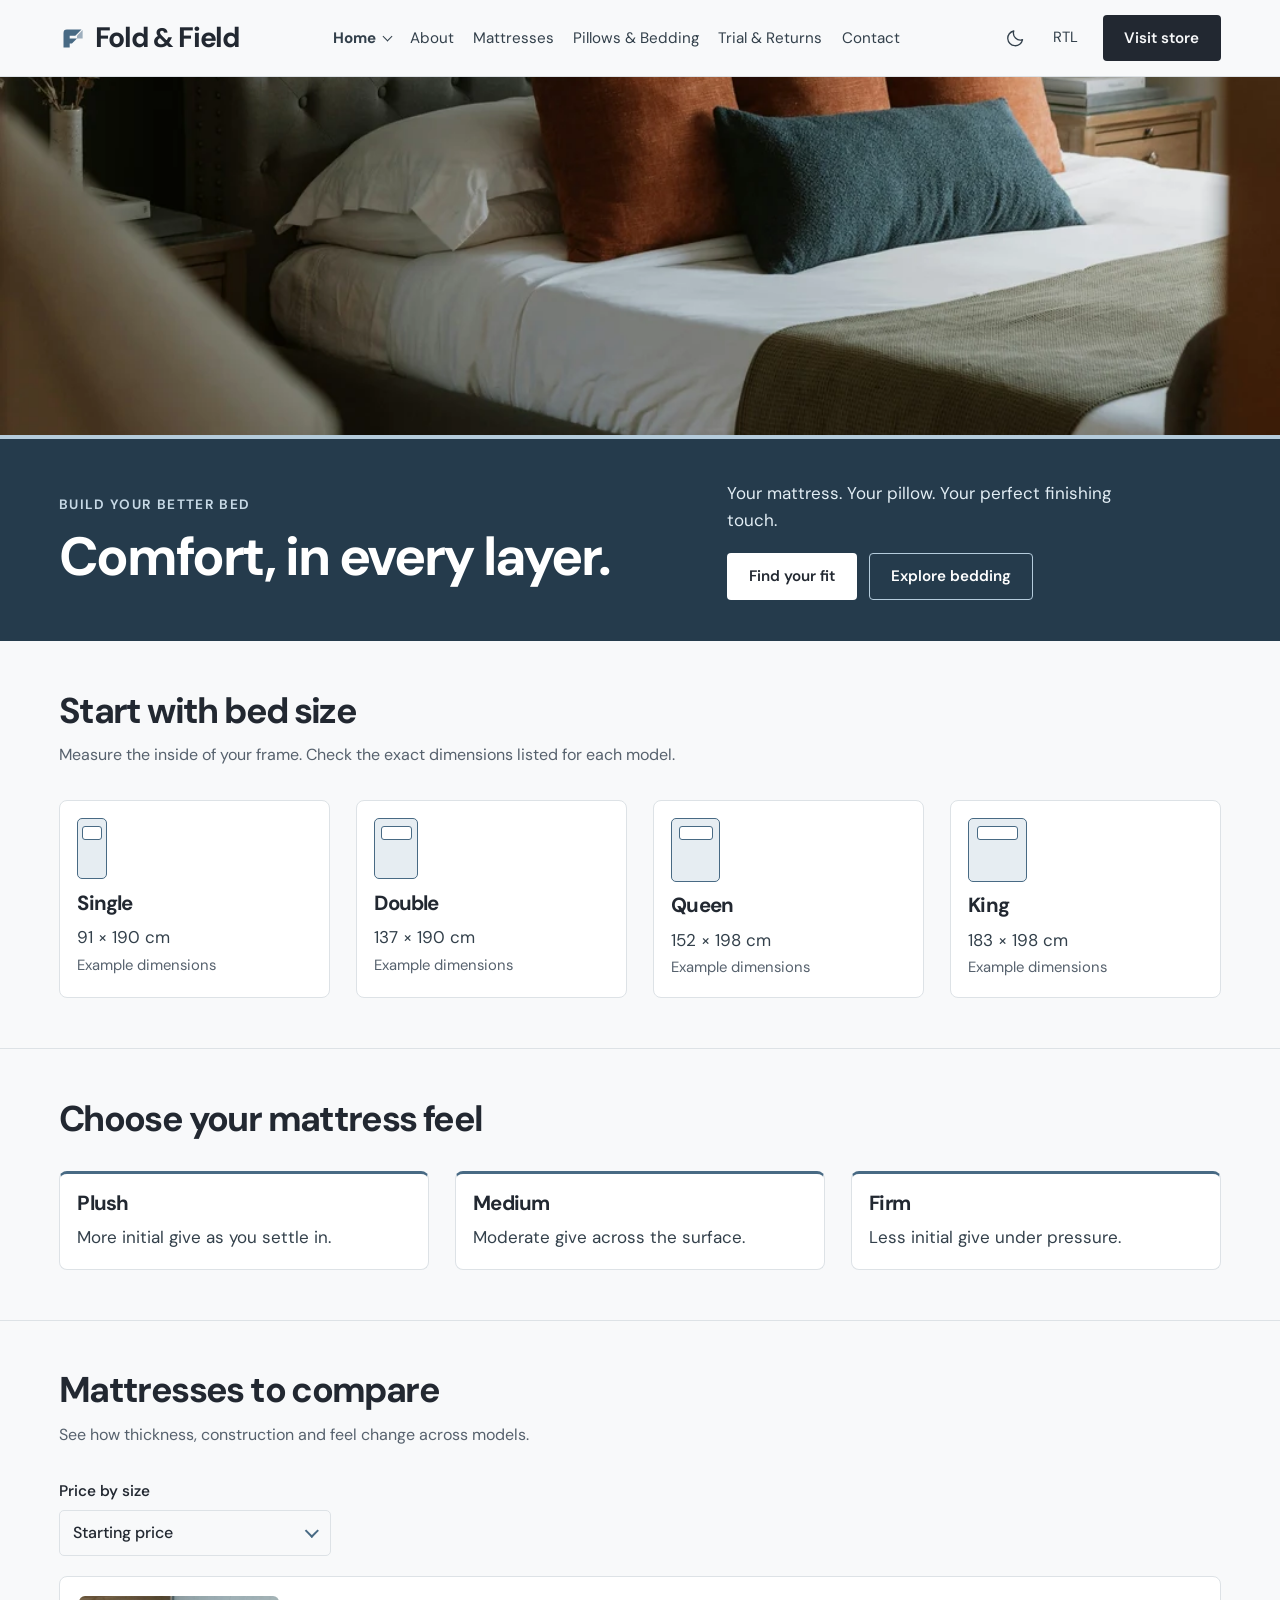
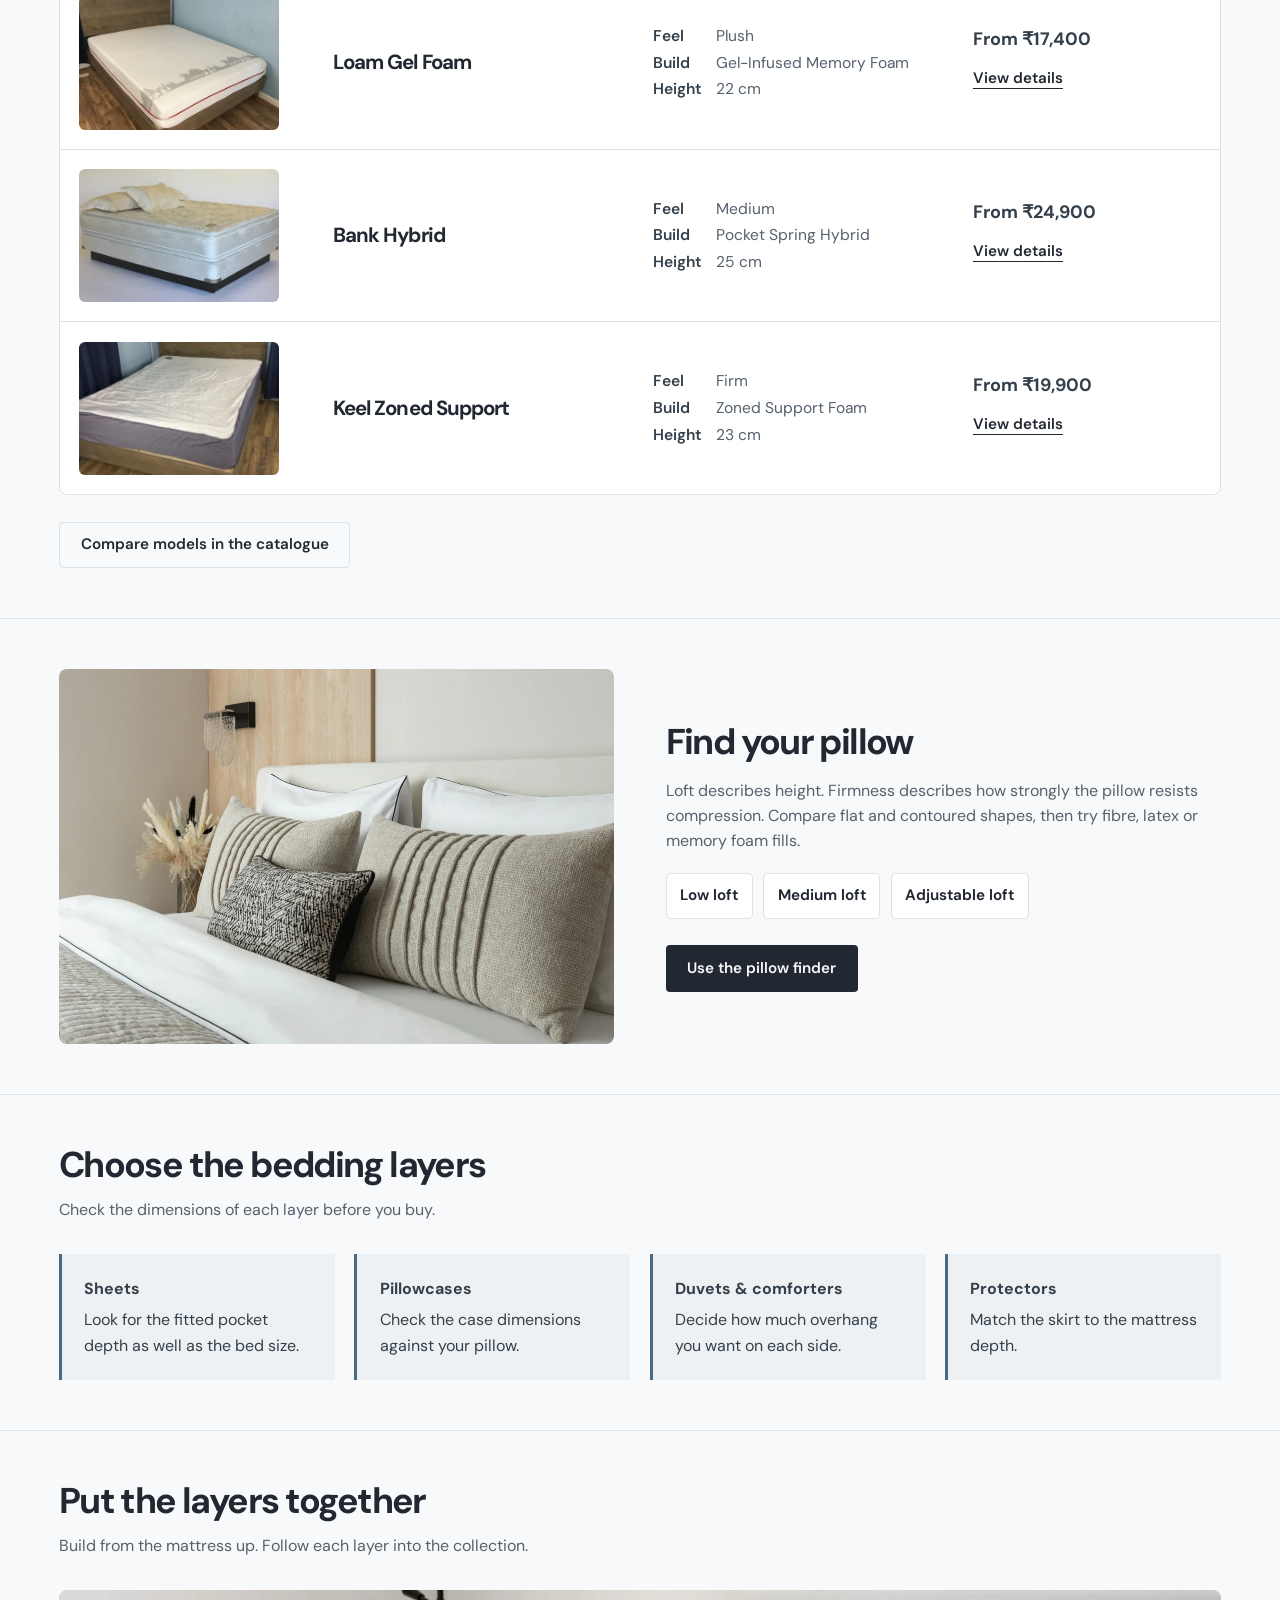
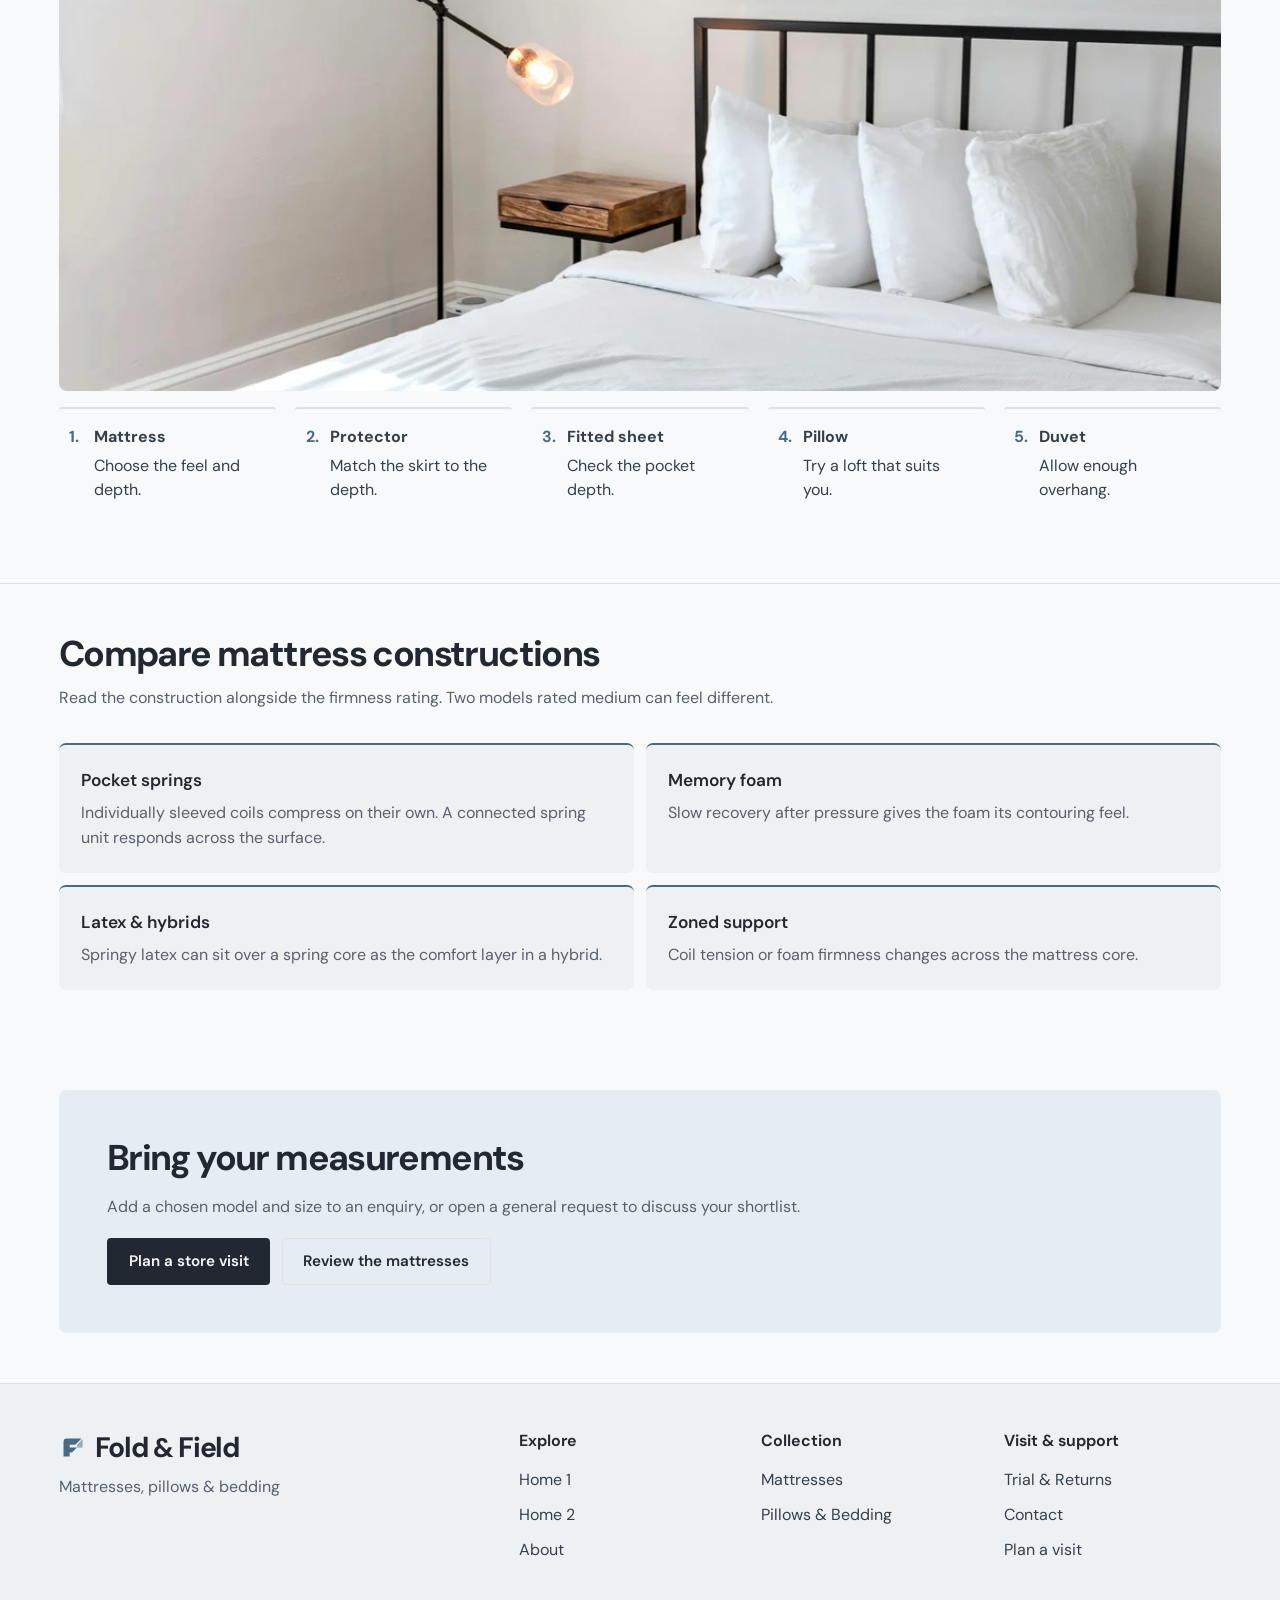
<file: pages/home2.html>
<!doctype html>
<html lang="en" dir="ltr">
  <head>
    <meta charset="utf-8" />
    <meta name="viewport" content="width=device-width, initial-scale=1" />
    <title>Home 2 | Fold &amp; Field</title>
    <meta
      name="description"
      content="Explore Fold &amp; Field mattresses, bedding and guides to bedroom comfort."
    />
    <link rel="icon" href="../assets/icons/fold.svg?v=5" />
    <script src="../assets/js/preferences.js?v=5"></script>
    <link rel="stylesheet" href="../assets/css/style.css?v=9" />
  </head>
  <body data-page="home2">
    <a class="skip" href="#main">Skip to content</a>
    <header>
      <div class="wrap bar">
        <a class="brand" href="../index.html">
          <span data-icon="fold"> </span>
          <span>Fold <i>&amp;</i> Field</span>
        </a>
        <nav class="desktop">
          <details class="home-menu">
            <summary>Home</summary>
            <div>
              <a class="" href="../index.html">Home 1</a>
              <a class="" href="../pages/home2.html" aria-current="page"
                >Home 2</a
              >
            </div>
          </details>
          <a class="" href="../pages/about.html">About</a>
          <a class="" href="../pages/products.html">Mattresses</a>
          <a class="" href="../pages/bedding.html">Pillows & Bedding</a>
          <a class="" href="../pages/trial-returns.html">Trial & Returns</a>
          <a class="" href="../pages/contact.html">Contact</a>
        </nav>
        <div class="utilities">
          <button
            class="tool"
            data-theme
            aria-label="Switch colour theme"
          ></button>
          <button
            class="tool direction"
            data-dir
            aria-label="Switch text direction"
          >
            RTL
          </button>
          <a class="btn nav-visit" href="../pages/contact.html#visit"
            >Visit store</a
          >
        </div>
        <button
          class="menu-toggle tool"
          aria-label="Open navigation"
          aria-controls="drawer"
          aria-expanded="false"
          data-icon="menu"
        ></button>
      </div>
    </header>
    <dialog id="drawer" aria-label="Navigation menu">
      <div class="drawer-top">
        <a class="brand" href="../index.html">
          <span data-icon="fold"> </span>
          <span>Fold <i>&amp;</i> Field</span>
        </a>
        <button
          class="tool"
          data-close
          aria-label="Close navigation"
          data-icon="close"
        ></button>
      </div>
      <nav>
        <a class="" href="../index.html">Home 1</a>
        <a class="" href="../pages/home2.html" aria-current="page">Home 2</a>
        <a class="" href="../pages/about.html">About</a>
        <a class="" href="../pages/products.html">Mattresses</a>
        <a class="" href="../pages/bedding.html">Pillows & Bedding</a>
        <a class="" href="../pages/trial-returns.html">Trial & Returns</a>
        <a class="" href="../pages/contact.html">Contact</a>
      </nav>
      <div class="actions">
        <button
          class="tool"
          data-theme
          aria-label="Switch colour theme"
        ></button>
        <button
          class="tool direction"
          data-dir
          aria-label="Switch text direction"
        >
          RTL
        </button>
        <a class="btn nav-visit" href="../pages/contact.html#visit"
          >Visit store</a
        >
      </div>
    </dialog>
    <main id="main">
      <section class="build-hero" aria-labelledby="build-your-bed">
        <div class="bed-banner-photo">
          <img
            src="../assets/images/retail/olive-bedroom-banner.webp"
            alt="A tufted bed with rust and blue cushions against an olive wall"
            width="1067"
            height="1600"
            fetchpriority="high"
            decoding="async"
          />
        </div>
        <div class="bed-banner-band">
          <div class="wrap bed-banner-content">
            <div>
              <p class="eyebrow">Build your better bed</p>
              <h1 id="build-your-bed">Comfort, in every layer.</h1>
            </div>
            <div class="bed-banner-action">
              <p>Your mattress. Your pillow. Your perfect finishing touch.</p>
              <div class="actions">
                <a class="btn light" href="#sizes">Find your fit</a>
                <a class="btn ghost" href="../pages/bedding.html"
                  >Explore bedding</a
                >
              </div>
            </div>
          </div>
        </div>
      </section>
      <section id="sizes" class="wrap section retail-section">
        <div class="section-head">
          <div>
            <h2 id="start-with-bed-size">Start with bed size</h2>
            <p>
              Measure the inside of your frame. Check the exact dimensions
              listed for each model.
            </p>
          </div>
        </div>
        <div class="size-links guide-size-selector" data-sizes></div>
      </section>
      <section class="wrap section retail-section">
        <div class="section-head">
          <div><h2 id="choose-feel">Choose your mattress feel</h2></div>
        </div>
        <div class="size-links feel-links">
          <a href="../pages/products.html?firmness=Plush#catalogue"
            ><h3>Plush</h3>
            <span>More initial give as you settle in.</span></a
          ><a href="../pages/products.html?firmness=Medium#catalogue"
            ><h3>Medium</h3>
            <span>Moderate give across the surface.</span></a
          ><a href="../pages/products.html?firmness=Firm#catalogue"
            ><h3>Firm</h3>
            <span>Less initial give under pressure.</span></a
          >
        </div>
      </section>
      <section class="wrap section retail-section">
        <div class="section-head">
          <div>
            <h2 id="mattresses-to-compare">Mattresses to compare</h2>
            <p>
              See how thickness, construction and feel change across models.
            </p>
          </div>
        </div>
        <div class="guide-matches" id="featured"></div>
        <div class="actions">
          <a href="products.html#catalogue" class="outline"
            >Compare models in the catalogue</a
          >
        </div>
      </section>
      <section class="wrap section retail-section">
        <div class="editorial-grid">
          <figure>
            <img
              src="../assets/images/retail/ordered-pillow-layers.webp"
              alt="Layered cream and striped pillows on a made bed"
              width="1100"
              height="826"
              loading="lazy"
              decoding="async"
            />
          </figure>
          <div>
            <h2 id="find-your-pillow">Find your pillow</h2>
            <p>
              Loft describes height. Firmness describes how strongly the pillow
              resists compression. Compare flat and contoured shapes, then try
              fibre, latex or memory foam fills.
            </p>
            <div class="loft-options link-row">
              <a
                class="outline"
                href="bedding.html?type=Pillows&amp;loft=Low#catalogue"
                >Low loft</a
              ><a
                class="outline"
                href="bedding.html?type=Pillows&amp;loft=Medium#catalogue"
                >Medium loft</a
              ><a
                class="outline"
                href="bedding.html?type=Pillows&amp;loft=Adjustable#catalogue"
                >Adjustable loft</a
              >
            </div>
            <div class="actions">
              <a class="btn" href="../pages/bedding.html?type=Pillows#catalogue"
                >Use the pillow finder</a
              >
            </div>
          </div>
        </div>
      </section>
      <section
        class="wrap section retail-section"
        aria-labelledby="bedding-layers"
      >
        <div class="section-head">
          <div>
            <h2 id="bedding-layers">Choose the bedding layers</h2>
            <p>Check the dimensions of each layer before you buy.</p>
          </div>
        </div>
        <div class="bedding-layer-links">
          <div>
            <a href="bedding.html?type=Sheets#catalogue"
              ><strong>Sheets</strong
              ><span
                >Look for the fitted pocket depth as well as the bed size.</span
              ></a
            >
          </div>
          <div>
            <a href="bedding.html?type=Sheets#catalogue"
              ><strong>Pillowcases</strong
              ><span>Check the case dimensions against your pillow.</span></a
            >
          </div>
          <div>
            <a href="bedding.html?type=Duvets#catalogue"
              ><strong>Duvets &amp; comforters</strong
              ><span>Decide how much overhang you want on each side.</span></a
            >
          </div>
          <div>
            <a href="bedding.html?type=Protectors#catalogue"
              ><strong>Protectors</strong
              ><span>Match the skirt to the mattress depth.</span></a
            >
          </div>
        </div>
      </section>
      <section
        class="wrap section retail-section layering-guide"
        aria-labelledby="layering-guide"
      >
        <div class="section-head">
          <div>
            <h2 id="layering-guide">Put the layers together</h2>
            <p>
              Build from the mattress up. Follow each layer into the collection.
            </p>
          </div>
        </div>
        <figure class="layer-banner">
          <img
            src="../assets/images/retail/bright-bedroom-layers.webp"
            alt="A neatly made white bed in a bright contemporary room"
            width="1100"
            height="733"
            loading="lazy"
            decoding="async"
          />
        </figure>
        <ol class="layer-sequence" role="list">
          <li>
            <a href="products.html#catalogue"
              ><strong>Mattress</strong
              ><span>Choose the feel and depth.</span></a
            >
          </li>
          <li>
            <a href="bedding.html?type=Protectors#catalogue"
              ><strong>Protector</strong
              ><span>Match the skirt to the depth.</span></a
            >
          </li>
          <li>
            <a href="bedding.html?type=Sheets#catalogue"
              ><strong>Fitted sheet</strong
              ><span>Check the pocket depth.</span></a
            >
          </li>
          <li>
            <a href="bedding.html?type=Pillows#catalogue"
              ><strong>Pillow</strong><span>Try a loft that suits you.</span></a
            >
          </li>
          <li>
            <a href="bedding.html?type=Duvets#catalogue"
              ><strong>Duvet</strong><span>Allow enough overhang.</span></a
            >
          </li>
        </ol>
      </section>
      <section
        class="wrap section retail-section"
        aria-labelledby="compare-constructions"
      >
        <div class="section-head">
          <div>
            <h2 id="compare-constructions">Compare mattress constructions</h2>
            <p>
              Read the construction alongside the firmness rating. Two models
              rated medium can feel different.
            </p>
          </div>
        </div>
        <dl class="construction-matrix">
          <div>
            <dt>Pocket springs</dt>
            <dd>
              Individually sleeved coils compress on their own. A connected
              spring unit responds across the surface.
            </dd>
          </div>
          <div>
            <dt>Memory foam</dt>
            <dd>
              Slow recovery after pressure gives the foam its contouring feel.
            </dd>
          </div>
          <div>
            <dt>Latex &amp; hybrids</dt>
            <dd>
              Springy latex can sit over a spring core as the comfort layer in a
              hybrid.
            </dd>
          </div>
          <div>
            <dt>Zoned support</dt>
            <dd>
              Coil tension or foam firmness changes across the mattress core.
            </dd>
          </div>
        </dl>
      </section>
      <section class="wrap section">
        <div class="retail-callout">
          <div>
            <h2 id="bring-your-measurements">Bring your measurements</h2>
            <p>
              Add a chosen model and size to an enquiry, or open a general
              request to discuss your shortlist.
            </p>
          </div>
          <div class="actions">
            <a class="btn" href="../pages/contact.html#visit"
              >Plan a store visit</a
            ><a class="outline" href="../pages/products.html"
              >Review the mattresses</a
            >
          </div>
        </div>
      </section>
    </main>
    <footer>
      <div class="wrap footer-grid">
        <div>
          <a class="brand" href="../index.html">
            <span data-icon="fold"> </span>
            <span>Fold <i>&amp;</i> Field</span>
          </a>
          <p>Mattresses, pillows &amp; bedding</p>
        </div>
        <div>
          <h3>Explore</h3>
          <a class="" href="../index.html">Home 1</a>
          <a class="" href="../pages/home2.html" aria-current="page">Home 2</a>
          <a class="" href="../pages/about.html">About</a>
        </div>
        <div>
          <h3>Collection</h3>
          <a class="" href="../pages/products.html">Mattresses</a>
          <a class="" href="../pages/bedding.html">Pillows & Bedding</a>
        </div>
        <div>
          <h3>Visit &amp; support</h3>
          <a class="" href="../pages/trial-returns.html">Trial & Returns</a>
          <a class="" href="../pages/contact.html">Contact</a>
          <a class="" href="../pages/contact.html#visit">Plan a visit</a>
        </div>
      </div>
    </footer>
    <button
      class="to-top tool"
      hidden
      aria-label="Back to top"
      data-icon="up"
    ></button>
    <script type="module" src="../assets/js/main.js?v=5"></script>
    <script type="module" src="../assets/js/catalogue.js?v=5"></script>
  </body>
</html>
</file>
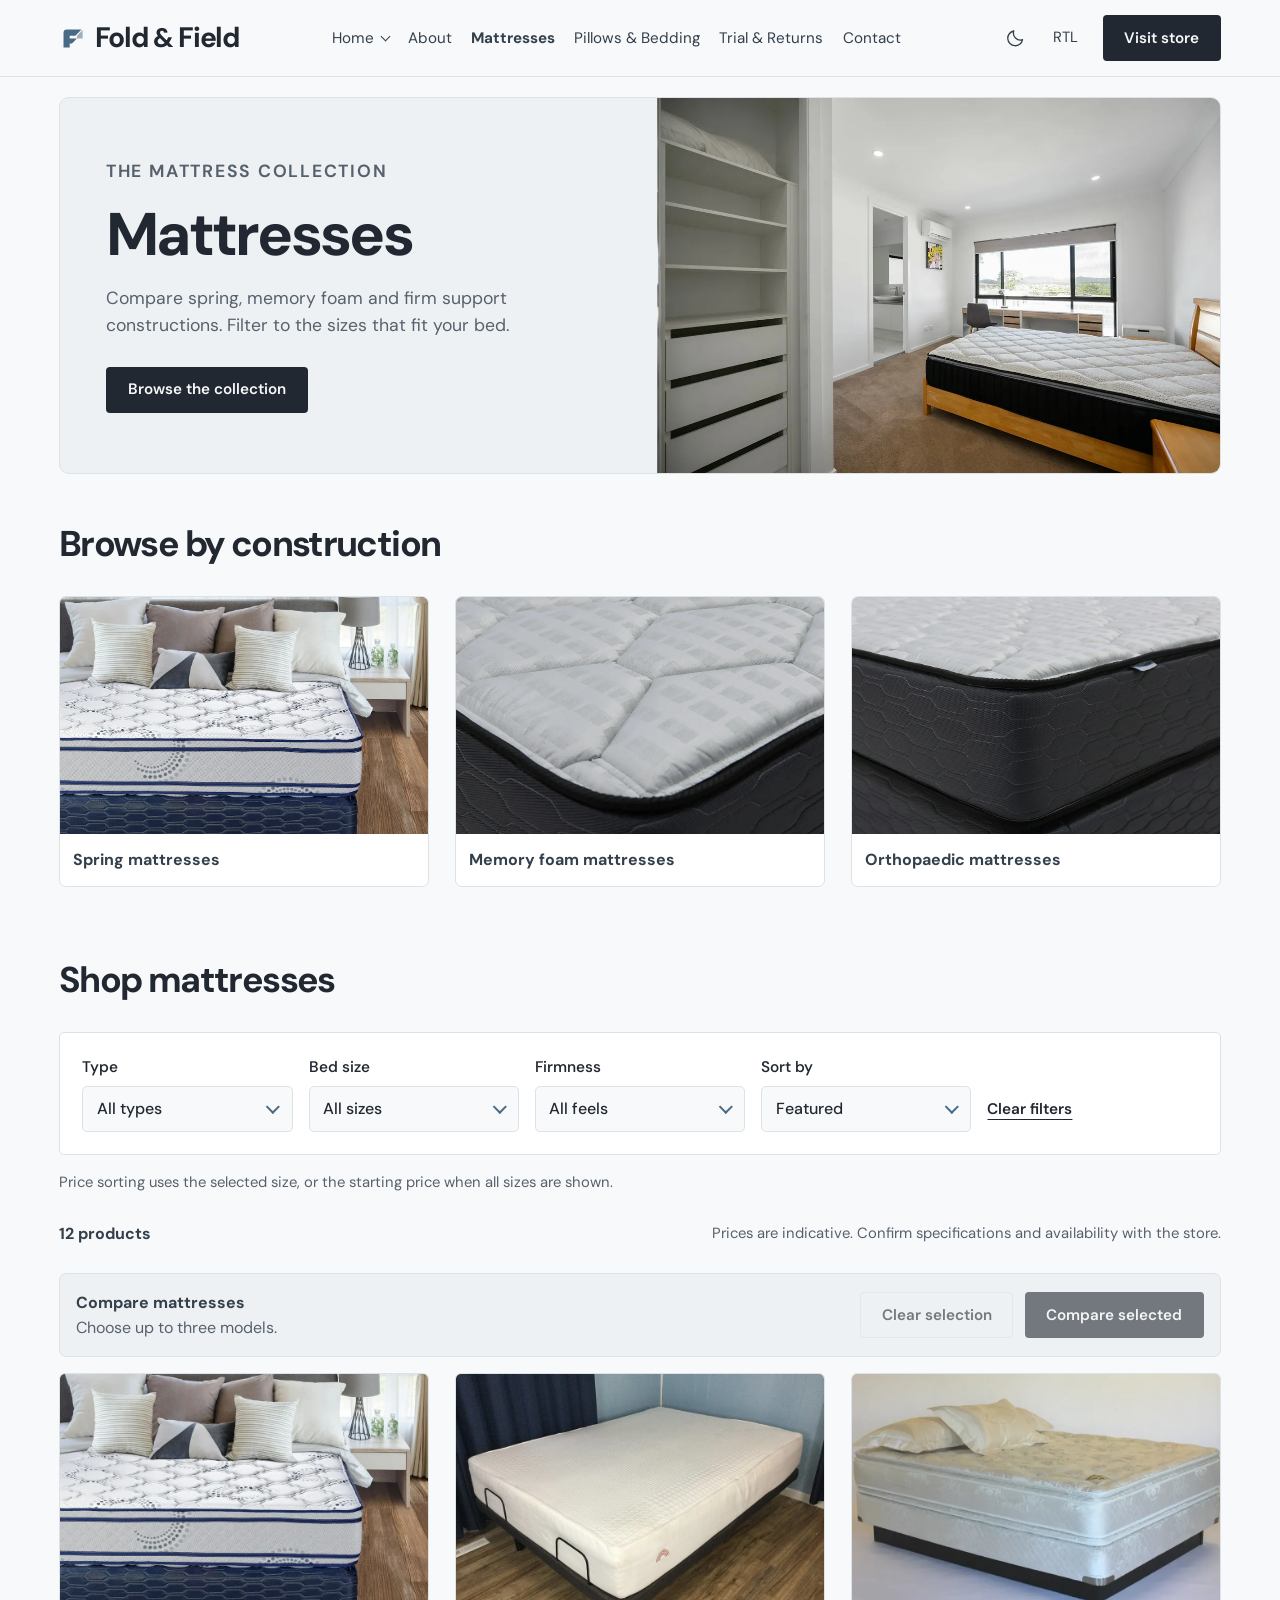
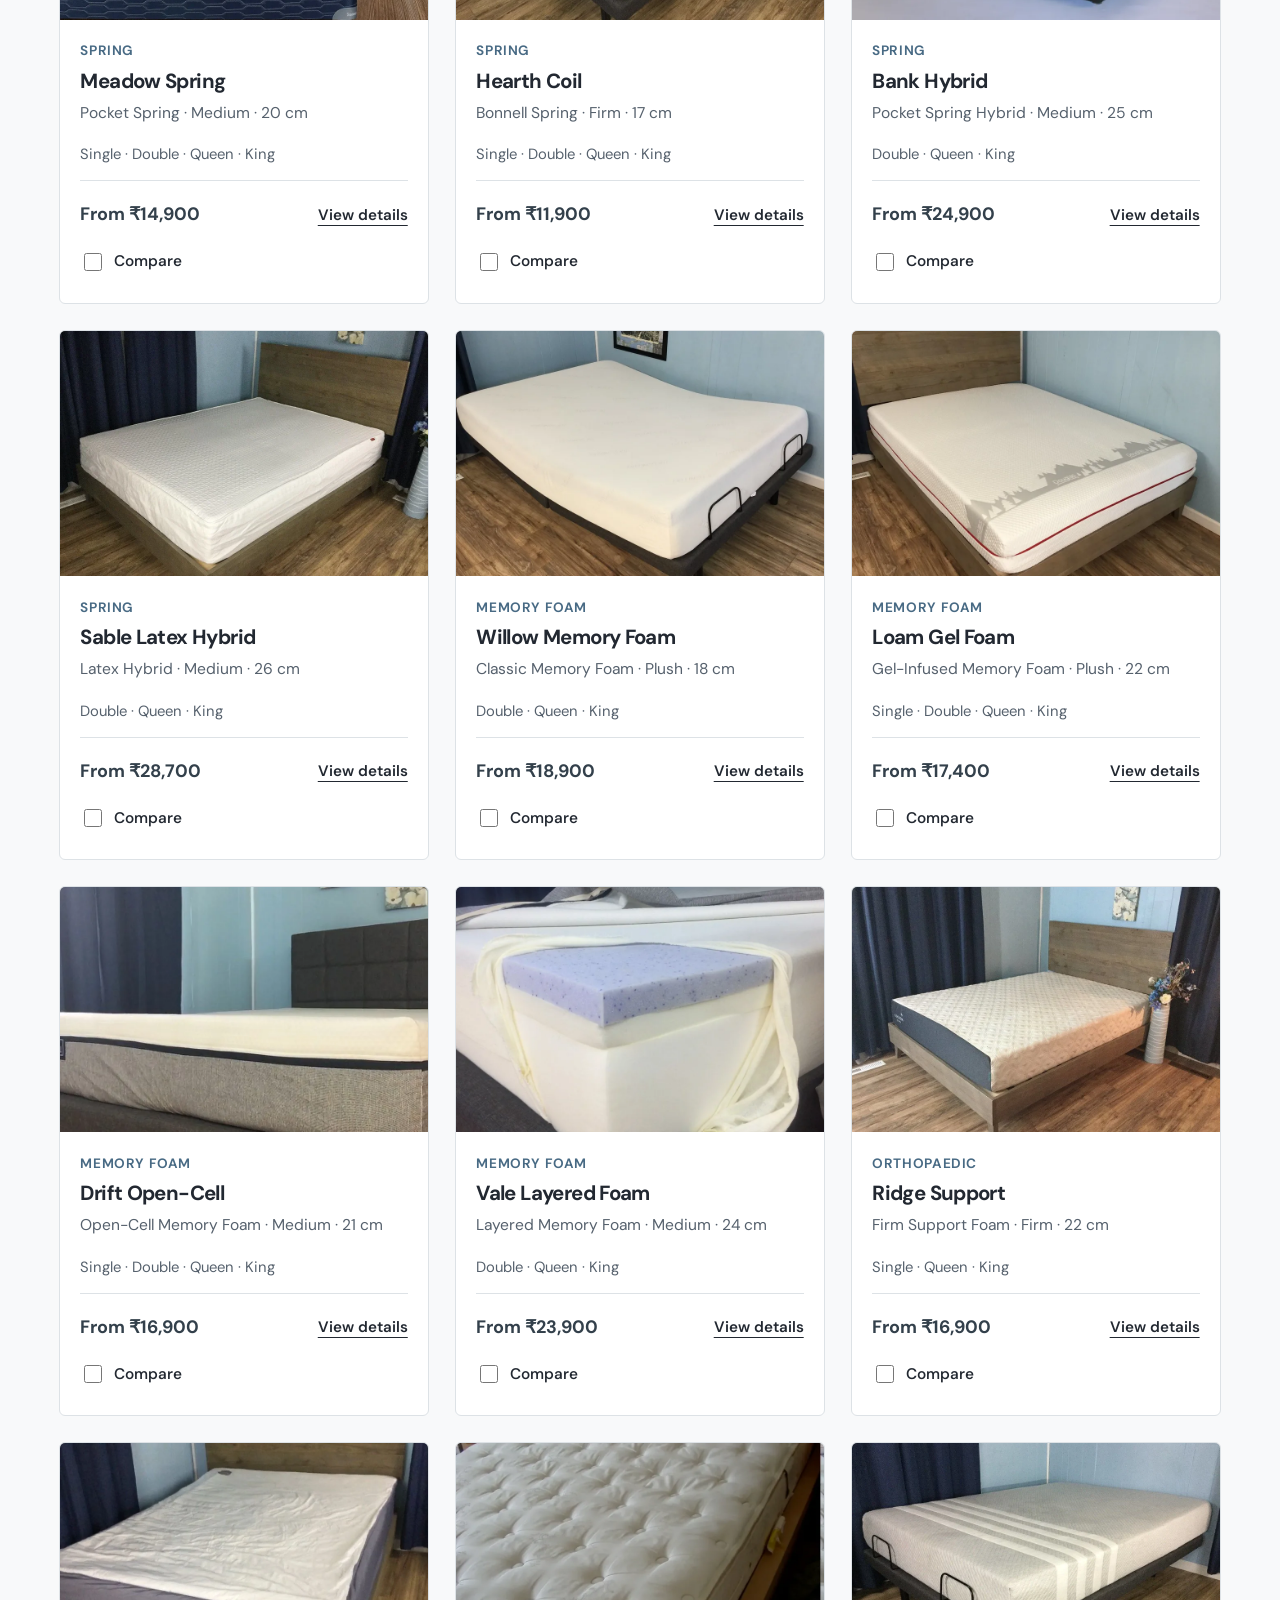
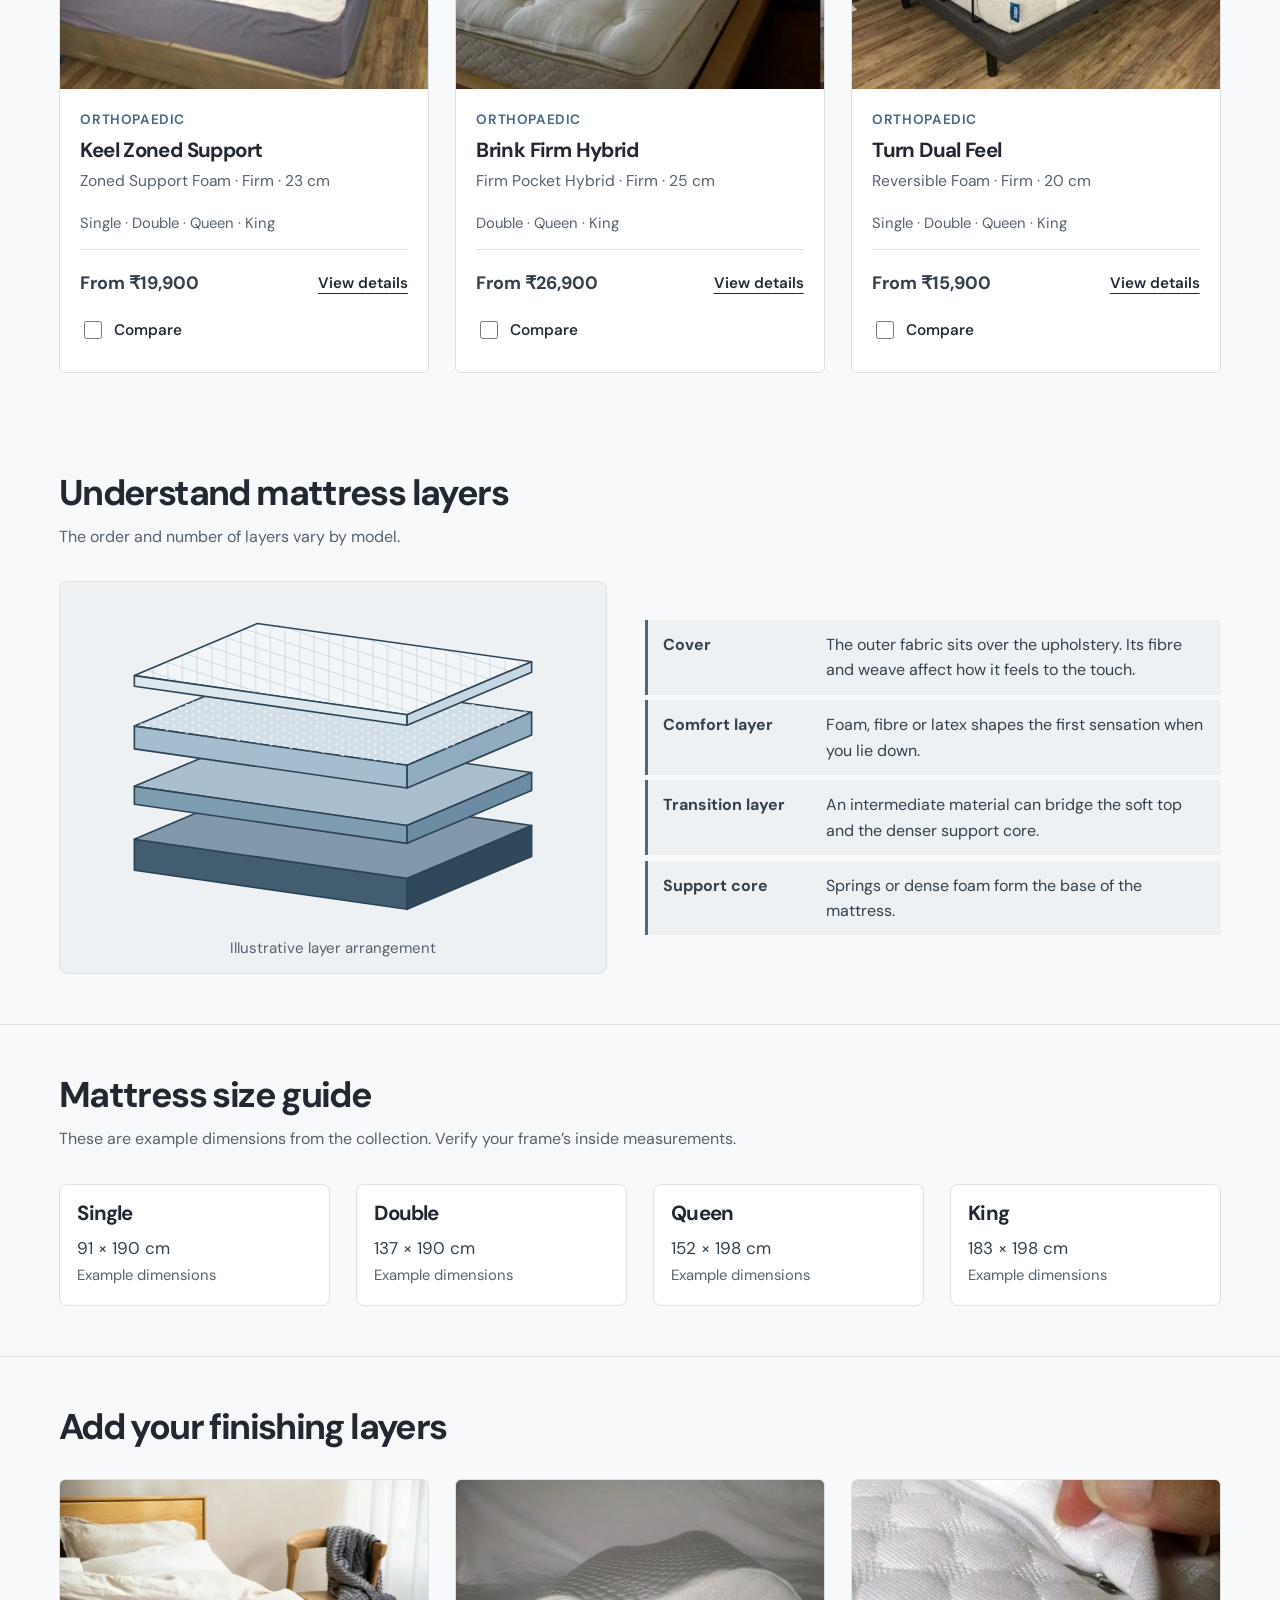
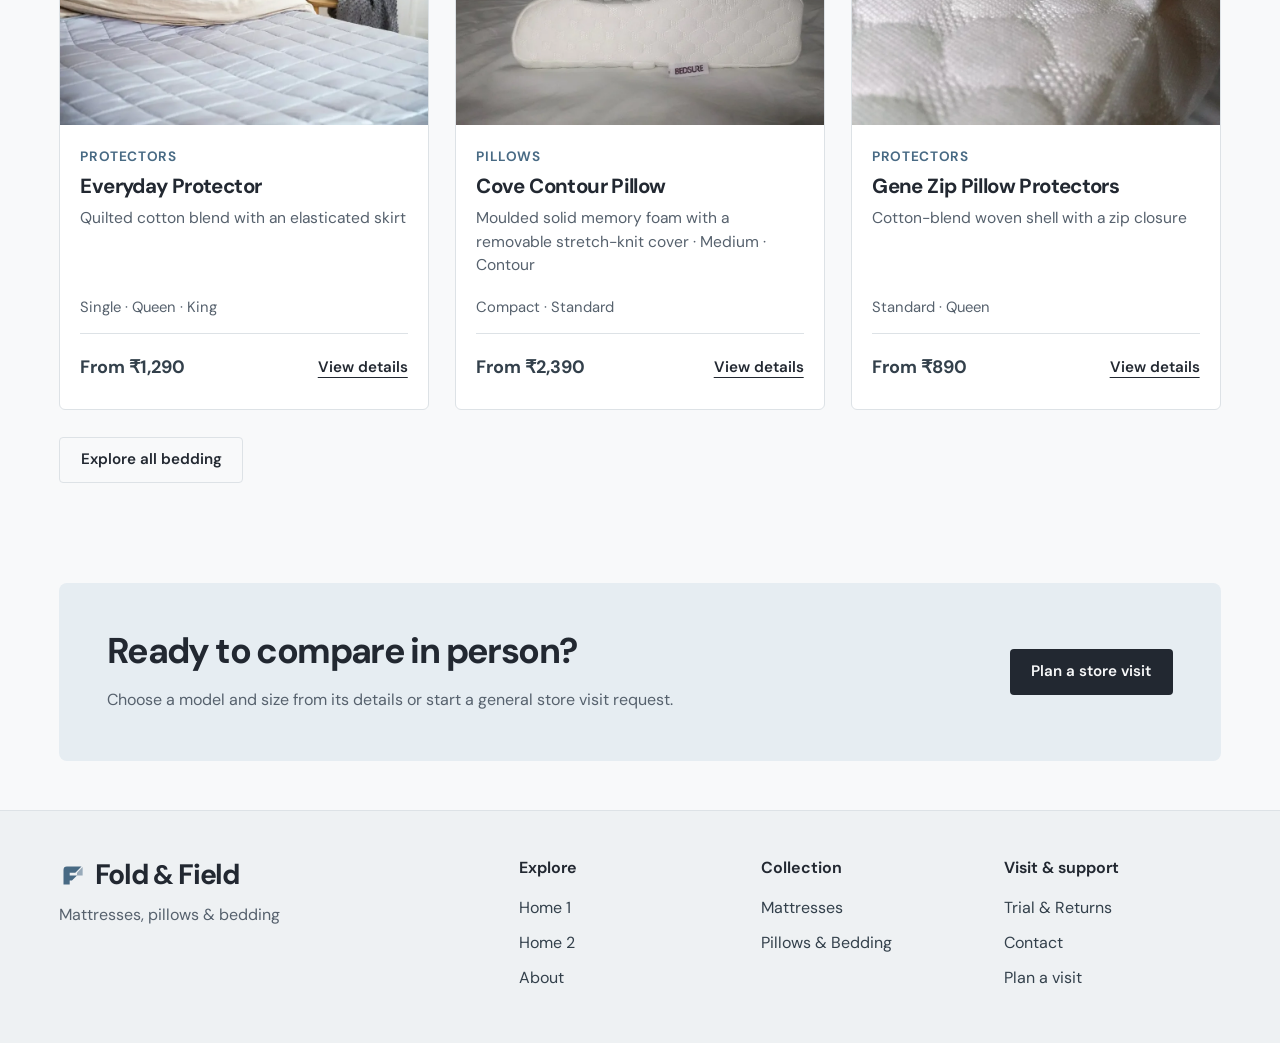
<file: pages/products.html>
<!doctype html>
<html lang="en" dir="ltr">
  <head>
    <meta charset="utf-8" />
    <meta name="viewport" content="width=device-width, initial-scale=1" />
    <title>Mattresses | Fold &amp; Field</title>
    <meta
      name="description"
      content="Explore Fold &amp; Field mattresses, bedding and guides to bedroom comfort."
    />
    <link rel="icon" href="../assets/icons/fold.svg?v=5" />
    <script src="../assets/js/preferences.js?v=5"></script>
    <link rel="stylesheet" href="../assets/css/style.css?v=5" />
  </head>
  <body data-page="products">
    <a class="skip" href="#main">Skip to content</a>
    <header>
      <div class="wrap bar">
        <a class="brand" href="../index.html">
          <span data-icon="fold"> </span>
          <span>Fold <i>&amp;</i> Field</span>
        </a>
        <nav class="desktop">
          <details class="home-menu">
            <summary>Home</summary>
            <div>
              <a class="" href="../index.html">Home 1</a>
              <a class="" href="../pages/home2.html">Home 2</a>
            </div>
          </details>
          <a class="" href="../pages/about.html">About</a>
          <a class="" href="../pages/products.html" aria-current="page"
            >Mattresses</a
          >
          <a class="" href="../pages/bedding.html">Pillows & Bedding</a>
          <a class="" href="../pages/trial-returns.html">Trial & Returns</a>
          <a class="" href="../pages/contact.html">Contact</a>
        </nav>
        <div class="utilities">
          <button
            class="tool"
            data-theme
            aria-label="Switch colour theme"
          ></button>
          <button
            class="tool direction"
            data-dir
            aria-label="Switch text direction"
          >
            RTL
          </button>
          <a class="btn nav-visit" href="../pages/contact.html#visit"
            >Visit store</a
          >
        </div>
        <button
          class="menu-toggle tool"
          aria-label="Open navigation"
          aria-controls="drawer"
          aria-expanded="false"
          data-icon="menu"
        ></button>
      </div>
    </header>
    <dialog id="drawer" aria-label="Navigation menu">
      <div class="drawer-top">
        <a class="brand" href="../index.html">
          <span data-icon="fold"> </span>
          <span>Fold <i>&amp;</i> Field</span>
        </a>
        <button
          class="tool"
          data-close
          aria-label="Close navigation"
          data-icon="close"
        ></button>
      </div>
      <nav>
        <a class="" href="../index.html">Home 1</a>
        <a class="" href="../pages/home2.html">Home 2</a>
        <a class="" href="../pages/about.html">About</a>
        <a class="" href="../pages/products.html" aria-current="page"
          >Mattresses</a
        >
        <a class="" href="../pages/bedding.html">Pillows & Bedding</a>
        <a class="" href="../pages/trial-returns.html">Trial & Returns</a>
        <a class="" href="../pages/contact.html">Contact</a>
      </nav>
      <div class="actions">
        <button
          class="tool"
          data-theme
          aria-label="Switch colour theme"
        ></button>
        <button
          class="tool direction"
          data-dir
          aria-label="Switch text direction"
        >
          RTL
        </button>
        <a class="btn nav-visit" href="../pages/contact.html#visit"
          >Visit store</a
        >
      </div>
    </dialog>
    <main id="main">
      <section class="wrap catalog-hero">
        <div class="intro">
          <p class="eyebrow">The mattress collection</p>
          <h1 id="mattresses">Mattresses</h1>
          <p>
            Compare spring, memory foam and firm support constructions. Filter
            to the sizes that fit your bed.
          </p>
          <div class="actions">
            <a class="btn" href="#catalogue">Browse the collection</a>
          </div>
        </div>
        <img
          src="../assets/images/retail/catalogue.webp"
          alt="Black and white bed linen around a mattress"
          width="1100"
          height="732"
          fetchpriority="high"
          decoding="async"
        />
      </section>
      <section class="wrap section retail-section">
        <div class="section-head">
          <div><h2 id="browse-by-construction">Browse by construction</h2></div>
        </div>
        <div class="category-grid">
          <a
            class="category-tile"
            href="../pages/products.html?type=Spring#catalogue"
            ><img
              src="../assets/images/retail/spring.webp"
              alt=""
              width="1100"
              height="941"
              loading="lazy"
              decoding="async"
            /><span>Spring mattresses</span></a
          ><a
            class="category-tile"
            href="../pages/products.html?type=Memory+Foam#catalogue"
            ><img
              src="../assets/images/retail/foam.webp"
              alt=""
              width="733"
              height="1100"
              loading="lazy"
              decoding="async"
            /><span>Memory foam mattresses</span></a
          ><a
            class="category-tile"
            href="../pages/products.html?type=Orthopaedic#catalogue"
            ><img
              src="../assets/images/retail/support.webp"
              alt=""
              width="1100"
              height="733"
              loading="lazy"
              decoding="async"
            /><span>Orthopaedic mattresses</span></a
          >
        </div>
      </section>
      <section id="catalogue" class="wrap catalog">
        <div class="section-head">
          <div><h2 id="shop-mattresses">Shop mattresses</h2></div>
        </div>
        <form class="filters" data-filter>
          <label
            >Type<select name="type">
              <option value="">All types</option>
            </select></label
          ><label
            >Bed size<select name="size">
              <option value="">All sizes</option>
            </select></label
          ><label
            >Firmness<select name="firmness">
              <option value="">All feels</option>
            </select></label
          ><label
            >Sort by<select name="sort">
              <option value="">Featured</option>
              <option value="price-asc">Price, low to high</option>
              <option value="price-desc">Price, high to low</option>
              <option value="name">Name, A to Z</option>
            </select></label
          ><button class="clear" type="reset">Clear filters</button>
        </form>
        <p class="note">
          Price sorting uses the selected size, or the starting price when all
          sizes are shown.
        </p>
        <div class="result-bar">
          <strong id="count" role="status"></strong
          ><span
            >Prices are indicative. Confirm specifications and availability with
            the store.</span
          >
        </div>
        <div id="comparison"></div>
        <div id="results" class="cards"></div>
      </section>
      <section class="wrap section retail-section">
        <div class="section-head">
          <div>
            <h2 id="construction-layers">Understand mattress layers</h2>
            <p>The order and number of layers vary by model.</p>
          </div>
        </div>
        <div class="editorial-grid layer-guide">
          <figure class="construction-photo">
            <img
              src="../assets/icons/mattress-layers.svg"
              alt="Four separated layers, from the quilted cover at the top to the support core at the base"
              width="640"
              height="420"
              loading="lazy"
              decoding="async"
            />
            <figcaption>Illustrative layer arrangement</figcaption>
          </figure>
          <ol class="mattress-layers">
            <li>
              <strong>Cover</strong
              ><span
                >The outer fabric sits over the upholstery. Its fibre and weave
                affect how it feels to the touch.</span
              >
            </li>
            <li>
              <strong>Comfort layer</strong
              ><span
                >Foam, fibre or latex shapes the first sensation when you lie
                down.</span
              >
            </li>
            <li>
              <strong>Transition layer</strong
              ><span
                >An intermediate material can bridge the soft top and the denser
                support core.</span
              >
            </li>
            <li>
              <strong>Support core</strong
              ><span>Springs or dense foam form the base of the mattress.</span>
            </li>
          </ol>
        </div>
      </section>
      <section id="sizes" class="wrap section retail-section">
        <div class="section-head">
          <div>
            <h2 id="mattress-size-guide">Mattress size guide</h2>
            <p>
              These are example dimensions from the collection. Verify your
              frame’s inside measurements.
            </p>
          </div>
        </div>
        <div class="size-links" data-sizes></div>
      </section>
      <section class="wrap section retail-section">
        <div class="section-head">
          <div>
            <h2 id="add-your-finishing-layers">Add your finishing layers</h2>
          </div>
        </div>
        <div
          class="cards finishing-cards"
          data-curated="everyday-protector contour-pillow pillow-protector-pair"
        ></div>
        <div class="actions">
          <a class="outline" href="../pages/bedding.html"
            >Explore all bedding</a
          >
        </div>
      </section>
      <section class="wrap section">
        <div class="retail-callout">
          <div>
            <h2 id="ready-to-compare-in-person">Ready to compare in person?</h2>
            <p>
              Choose a model and size from its details or start a general store
              visit request.
            </p>
          </div>
          <div class="actions">
            <a class="btn" href="../pages/contact.html#visit"
              >Plan a store visit</a
            >
          </div>
        </div>
      </section>
    </main>
    <footer>
      <div class="wrap footer-grid">
        <div>
          <a class="brand" href="../index.html">
            <span data-icon="fold"> </span>
            <span>Fold <i>&amp;</i> Field</span>
          </a>
          <p>Mattresses, pillows &amp; bedding</p>
        </div>
        <div>
          <h3>Explore</h3>
          <a class="" href="../index.html">Home 1</a>
          <a class="" href="../pages/home2.html">Home 2</a>
          <a class="" href="../pages/about.html">About</a>
        </div>
        <div>
          <h3>Collection</h3>
          <a class="" href="../pages/products.html" aria-current="page"
            >Mattresses</a
          >
          <a class="" href="../pages/bedding.html">Pillows & Bedding</a>
        </div>
        <div>
          <h3>Visit &amp; support</h3>
          <a class="" href="../pages/trial-returns.html">Trial & Returns</a>
          <a class="" href="../pages/contact.html">Contact</a>
          <a class="" href="../pages/contact.html#visit">Plan a visit</a>
        </div>
      </div>
    </footer>
    <button
      class="to-top tool"
      hidden
      aria-label="Back to top"
      data-icon="up"
    ></button>
    <script type="module" src="../assets/js/main.js?v=5"></script>
    <script type="module" src="../assets/js/catalogue.js?v=5"></script>
  </body>
</html>
</file>
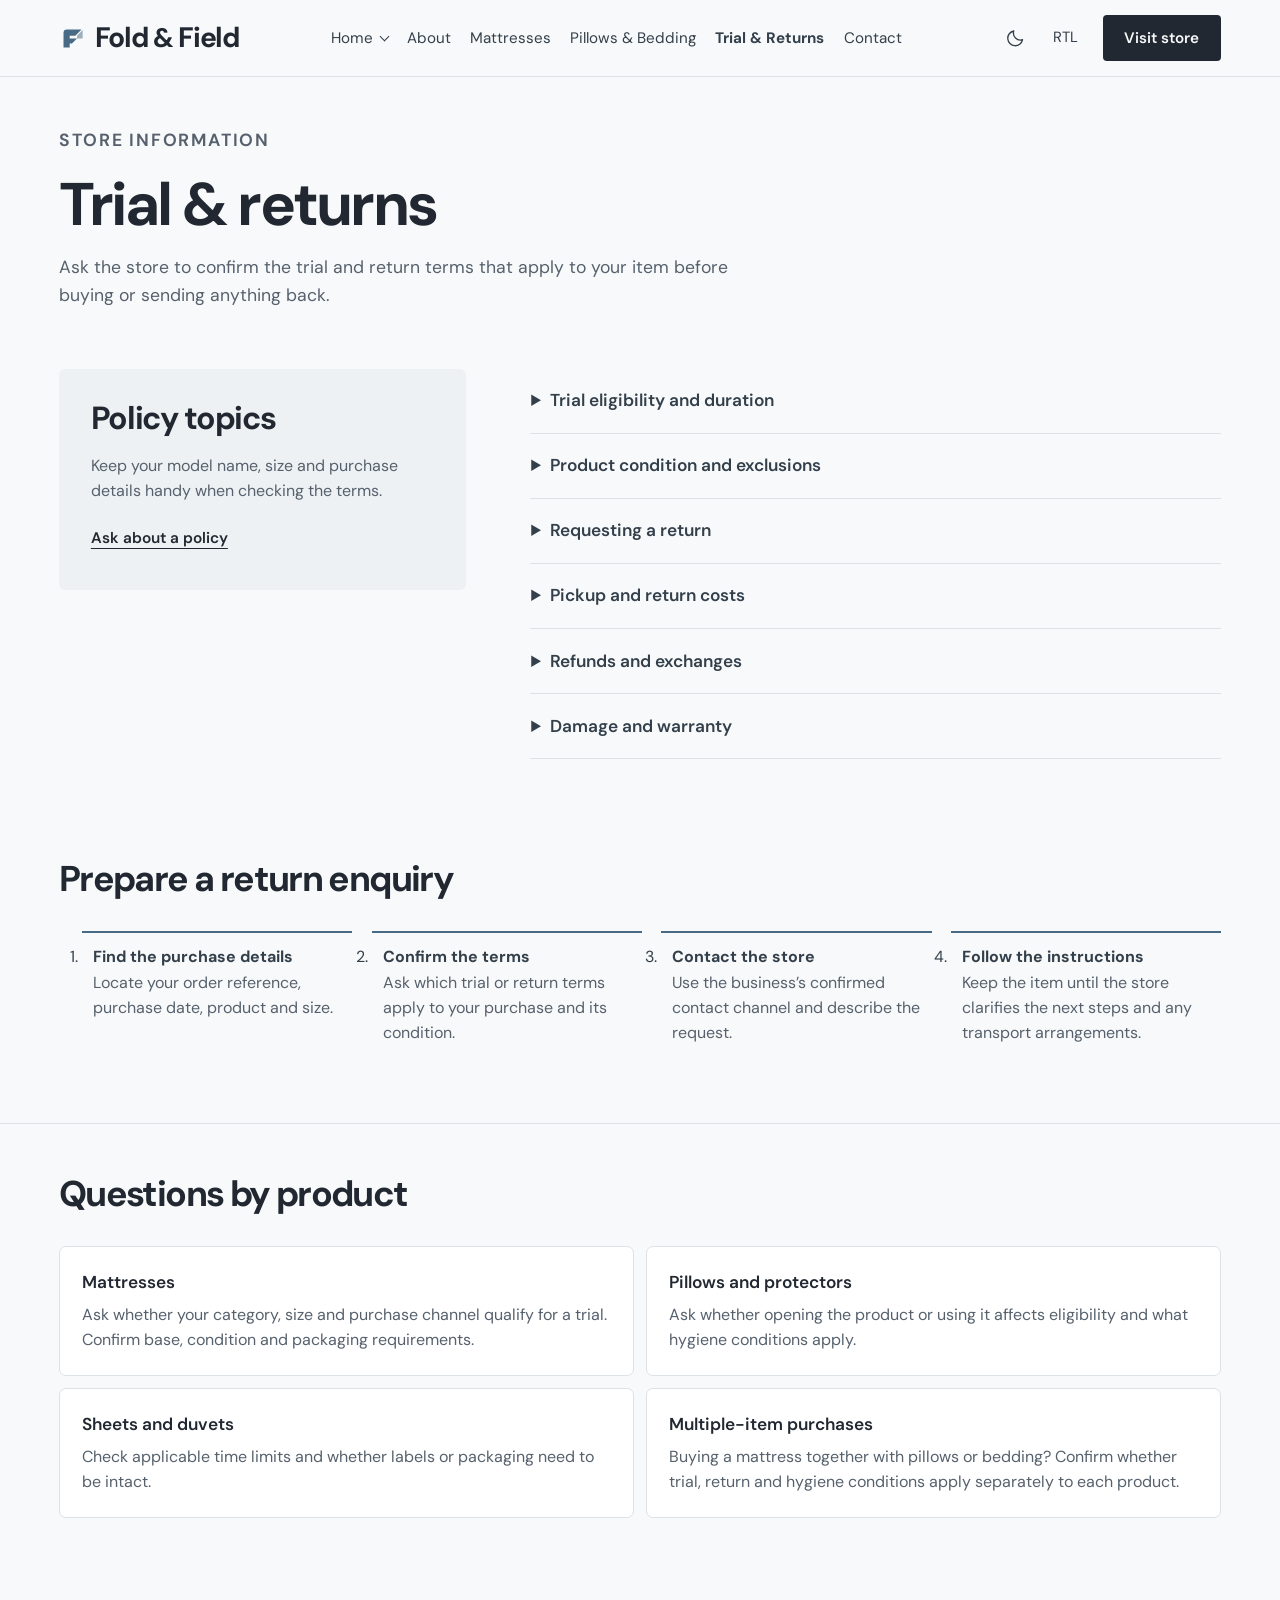
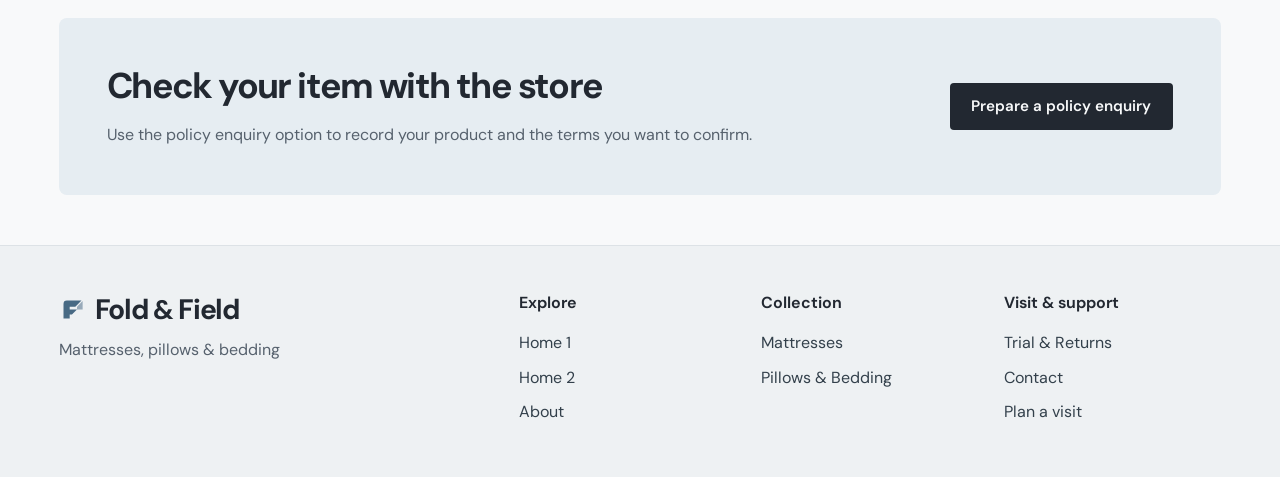
<file: pages/trial-returns.html>
<!doctype html>
<html lang="en" dir="ltr">
  <head>
    <meta charset="utf-8" />
    <meta name="viewport" content="width=device-width, initial-scale=1" />
    <title>Trial & Returns | Fold &amp; Field</title>
    <meta
      name="description"
      content="Explore Fold &amp; Field mattresses, bedding and guides to bedroom comfort."
    />
    <link rel="icon" href="../assets/icons/fold.svg?v=5" />
    <script src="../assets/js/preferences.js?v=5"></script>
    <link rel="stylesheet" href="../assets/css/style.css?v=5" />
  </head>
  <body data-page="trial-returns">
    <a class="skip" href="#main">Skip to content</a>
    <header>
      <div class="wrap bar">
        <a class="brand" href="../index.html">
          <span data-icon="fold"> </span>
          <span>Fold <i>&amp;</i> Field</span>
        </a>
        <nav class="desktop">
          <details class="home-menu">
            <summary>Home</summary>
            <div>
              <a class="" href="../index.html">Home 1</a>
              <a class="" href="../pages/home2.html">Home 2</a>
            </div>
          </details>
          <a class="" href="../pages/about.html">About</a>
          <a class="" href="../pages/products.html">Mattresses</a>
          <a class="" href="../pages/bedding.html">Pillows & Bedding</a>
          <a class="" href="../pages/trial-returns.html" aria-current="page"
            >Trial & Returns</a
          >
          <a class="" href="../pages/contact.html">Contact</a>
        </nav>
        <div class="utilities">
          <button
            class="tool"
            data-theme
            aria-label="Switch colour theme"
          ></button>
          <button
            class="tool direction"
            data-dir
            aria-label="Switch text direction"
          >
            RTL
          </button>
          <a class="btn nav-visit" href="../pages/contact.html#visit"
            >Visit store</a
          >
        </div>
        <button
          class="menu-toggle tool"
          aria-label="Open navigation"
          aria-controls="drawer"
          aria-expanded="false"
          data-icon="menu"
        ></button>
      </div>
    </header>
    <dialog id="drawer" aria-label="Navigation menu">
      <div class="drawer-top">
        <a class="brand" href="../index.html">
          <span data-icon="fold"> </span>
          <span>Fold <i>&amp;</i> Field</span>
        </a>
        <button
          class="tool"
          data-close
          aria-label="Close navigation"
          data-icon="close"
        ></button>
      </div>
      <nav>
        <a class="" href="../index.html">Home 1</a>
        <a class="" href="../pages/home2.html">Home 2</a>
        <a class="" href="../pages/about.html">About</a>
        <a class="" href="../pages/products.html">Mattresses</a>
        <a class="" href="../pages/bedding.html">Pillows & Bedding</a>
        <a class="" href="../pages/trial-returns.html" aria-current="page"
          >Trial & Returns</a
        >
        <a class="" href="../pages/contact.html">Contact</a>
      </nav>
      <div class="actions">
        <button
          class="tool"
          data-theme
          aria-label="Switch colour theme"
        ></button>
        <button
          class="tool direction"
          data-dir
          aria-label="Switch text direction"
        >
          RTL
        </button>
        <a class="btn nav-visit" href="../pages/contact.html#visit"
          >Visit store</a
        >
      </div>
    </dialog>
    <main id="main">
      <section class="intro wrap">
        <p class="eyebrow">Store information</p>
        <h1 id="trial-and-returns">Trial &amp; returns</h1>
        <p>
          Ask the store to confirm the trial and return terms that apply to your
          item before buying or sending anything back.
        </p>
      </section>
      <section class="policy wrap">
        <aside>
          <h2 id="policy-topics">Policy topics</h2>
          <p>
            Keep your model name, size and purchase details handy when checking
            the terms.
          </p>
          <a class="text-link" href="../pages/contact.html?topic=policy#visit"
            >Ask about a policy</a
          >
        </aside>
        <div id="policies"></div>
      </section>
      <section class="wrap section retail-section">
        <div class="section-head">
          <div>
            <h2 id="prepare-a-return-enquiry">Prepare a return enquiry</h2>
          </div>
        </div>
        <ol class="steps">
          <li>
            <strong>Find the purchase details</strong>
            <p>Locate your order reference, purchase date, product and size.</p>
          </li>
          <li>
            <strong>Confirm the terms</strong>
            <p>
              Ask which trial or return terms apply to your purchase and its
              condition.
            </p>
          </li>
          <li>
            <strong>Contact the store</strong>
            <p>
              Use the business’s confirmed contact channel and describe the
              request.
            </p>
          </li>
          <li>
            <strong>Follow the instructions</strong>
            <p>
              Keep the item until the store clarifies the next steps and any
              transport arrangements.
            </p>
          </li>
        </ol>
      </section>
      <section class="wrap section retail-section">
        <div class="section-head">
          <div><h2 id="questions-by-product">Questions by product</h2></div>
        </div>
        <dl class="policy-questions">
          <div>
            <dt>Mattresses</dt>
            <dd>
              Ask whether your category, size and purchase channel qualify for a
              trial. Confirm base, condition and packaging requirements.
            </dd>
          </div>
          <div>
            <dt>Pillows and protectors</dt>
            <dd>
              Ask whether opening the product or using it affects eligibility
              and what hygiene conditions apply.
            </dd>
          </div>
          <div>
            <dt>Sheets and duvets</dt>
            <dd>
              Check applicable time limits and whether labels or packaging need
              to be intact.
            </dd>
          </div>
          <div>
            <dt>Multiple-item purchases</dt>
            <dd>
              Buying a mattress together with pillows or bedding? Confirm
              whether trial, return and hygiene conditions apply separately to
              each product.
            </dd>
          </div>
        </dl>
      </section>
      <section class="wrap section">
        <div class="retail-callout">
          <div>
            <h2 id="check-your-item-with-the-store">
              Check your item with the store
            </h2>
            <p>
              Use the policy enquiry option to record your product and the terms
              you want to confirm.
            </p>
          </div>
          <div class="actions">
            <a class="btn" href="../pages/contact.html?topic=policy#visit"
              >Prepare a policy enquiry</a
            >
          </div>
        </div>
      </section>
    </main>
    <footer>
      <div class="wrap footer-grid">
        <div>
          <a class="brand" href="../index.html">
            <span data-icon="fold"> </span>
            <span>Fold <i>&amp;</i> Field</span>
          </a>
          <p>Mattresses, pillows &amp; bedding</p>
        </div>
        <div>
          <h3>Explore</h3>
          <a class="" href="../index.html">Home 1</a>
          <a class="" href="../pages/home2.html">Home 2</a>
          <a class="" href="../pages/about.html">About</a>
        </div>
        <div>
          <h3>Collection</h3>
          <a class="" href="../pages/products.html">Mattresses</a>
          <a class="" href="../pages/bedding.html">Pillows & Bedding</a>
        </div>
        <div>
          <h3>Visit &amp; support</h3>
          <a class="" href="../pages/trial-returns.html" aria-current="page"
            >Trial & Returns</a
          >
          <a class="" href="../pages/contact.html">Contact</a>
          <a class="" href="../pages/contact.html#visit">Plan a visit</a>
        </div>
      </div>
    </footer>
    <button
      class="to-top tool"
      hidden
      aria-label="Back to top"
      data-icon="up"
    ></button>
    <script type="module" src="../assets/js/main.js?v=5"></script>
  </body>
</html>
</file>
<file: assets/css/style.css>
@font-face {
  font-family: DM Sans;
  src: url(../fonts/dm-sans.woff2) format("woff2");
  font-weight: 100 900;
  font-display: swap;
}
:root {
  --paper: #f8f9fa;
  --panel: #ffffff;
  --wash: #eef1f3;
  --ink: #222831;
  --text: #33404b;
  --muted: #56616d;
  --line: #dde2e6;
  --white: #ffffff;
  --gutter: clamp(1.1rem, 4.6vw, 5rem);
  --max: 1440px;
  --section: clamp(2.4rem, 3.9vw, 4rem);
  --gap: clamp(1rem, 2vw, 2rem);
  --intro-gap: clamp(1.35rem, 2.5vw, 2.15rem);
  --card-gap: clamp(0.85rem, 1.5vw, 1.25rem);
  --accent: #486a84;
  --accent-wash: #e6edf2;
  color-scheme: light;
}
:root[data-theme="dark"] {
  --paper: #121820;
  --panel: #1d2630;
  --wash: #18212a;
  --ink: #f3f6f8;
  --text: #dce5ec;
  --muted: #b9c7d2;
  --line: #384451;
  --accent: #a4c0d4;
  --accent-wash: #24323e;
  color-scheme: dark;
}
* {
  box-sizing: border-box;
}
html {
  scroll-padding-top: 6rem;
}
body {
  margin: 0;
  background: var(--paper);
  color: var(--text);
  font:
    1rem/1.58 "DM Sans",
    Arial,
    sans-serif;
}
body:has(dialog[open]) {
  overflow: hidden;
}
h1,
h2,
h3,
p,
dl {
  margin: 0;
}
h1,
h2,
h3,
.brand {
  color: var(--ink);
  font-weight: 700;
  line-height: 1.12;
  letter-spacing: -0.045em;
}
h1 {
  font-size: clamp(2.5rem, 4.7vw, 4.85rem);
}
h2 {
  font-size: clamp(1.8rem, 2.8vw, 2.85rem);
}
h3 {
  font-size: clamp(1.15rem, 1.6vw, 1.6rem);
}
p {
  color: var(--muted);
  max-width: 65ch;
}
h1 + p,
h2 + p,
h3 + p {
  margin-top: 1rem;
}
a {
  color: inherit;
  text-decoration: none;
}
a:hover,
.clear:hover {
  color: var(--ink);
}
button,
input,
select,
textarea {
  font: inherit;
}
button,
summary,
select {
  cursor: pointer;
}
button {
  color: inherit;
  background: none;
  border: 0;
}
button,
a,
summary {
  touch-action: manipulation;
}
button:focus-visible,
a:focus-visible,
summary:focus-visible,
select:focus-visible,
input:focus-visible,
textarea:focus-visible {
  outline: 3px solid #6d91ac;
  outline-offset: 3px;
}
svg {
  display: block;
  width: 24px;
  height: 24px;
}
img {
  display: block;
  max-width: 100%;
}
[hidden] {
  display: none !important;
}
.wrap {
  width: min(100%, var(--max));
  margin-inline: auto;
  padding-inline: var(--gutter);
}
.section {
  padding-block: var(--section);
}
.wash {
  background: var(--wash);
}
.skip {
  position: fixed;
  top: -100px;
  left: 1rem;
  z-index: 10;
  background: var(--panel);
  padding: 0.7rem;
}
.skip:focus {
  top: 0.5rem;
}
header {
  position: sticky;
  top: 0;
  z-index: 5;
  background: var(--paper);
  border-bottom: 1px solid var(--line);
}
.bar,
.utilities,
.desktop,
.actions,
.brand,
.btn,
.outline,
.tool,
.section-head,
.result-bar,
.card-foot,
.drawer-top {
  display: flex;
  align-items: center;
}
.bar {
  height: 76px;
  justify-content: space-between;
  gap: 1.1rem;
}
.brand {
  direction: ltr;
  white-space: nowrap;
  font-size: clamp(1.65rem, 2.2vw, 2.1rem);
  gap: 0.55rem;
  font-weight: 750;
  letter-spacing: -0.048em;
}
.brand svg {
  width: 27px;
  height: 27px;
  color: var(--accent);
}
.brand i {
  font-size: 0.95em;
  font-style: normal;
}
.desktop,
.utilities {
  gap: clamp(0.8rem, 1.5vw, 1.6rem);
}
.desktop {
  font-size: 0.95rem;
}
.desktop a:hover,
footer a:hover,
.home-menu summary:hover {
  text-decoration: underline;
  text-underline-offset: 5px;
}
.desktop [aria-current],
.home-menu:has([aria-current]) summary {
  font-weight: 700;
}
.home-menu {
  position: relative;
}
.home-menu summary {
  list-style: none;
}
.home-menu summary::-webkit-details-marker {
  display: none;
}
.home-menu summary:after {
  content: "";
  display: inline-block;
  width: 6px;
  height: 6px;
  border: solid currentColor;
  border-width: 0 1px 1px 0;
  transform: rotate(45deg);
  margin-inline-start: 8px;
  vertical-align: 3px;
}
.home-menu > div {
  position: absolute;
  inset-block-start: calc(100% + 12px);
  inset-inline-start: -10px;
  background: var(--panel);
  border: 1px solid var(--line);
  min-width: 135px;
  padding: 0.4rem;
  box-shadow: 0 6px 16px #0001;
}
.home-menu a {
  display: block;
  padding: 0.5rem 0.7rem;
}
.utilities {
  gap: 0.35rem;
}
.tool {
  justify-content: center;
  min-width: 44px;
  height: 44px;
}
.tool svg {
  width: 21px;
}
.direction {
  font-size: 0.925rem;
}
.btn,
.outline {
  min-height: 46px;
  width: fit-content;
  justify-content: center;
  line-height: 1.25;
  text-align: center;
  padding: 0.8rem 1.3rem;
  border: 1px solid transparent;
  border-radius: 4px;
  font-weight: 600;
  font-size: 0.95rem;
  background: var(--ink);
  color: var(--paper);
}
.btn:hover {
  filter: brightness(0.92);
  color: var(--paper);
}
.btn.light {
  background: var(--white);
  color: #222831;
}
.btn.ghost {
  border-color: #c8d4dd;
  background: transparent;
  color: var(--white);
}
.outline {
  color: var(--ink);
  background: none;
  border-color: var(--line);
}
.nav-visit {
  margin-inline-start: 0.6rem;
  min-height: 42px;
}
.actions {
  flex-wrap: wrap;
  gap: 0.7rem;
  margin-top: 1.65rem;
}
.menu-toggle {
  display: none;
}
.text-link,
.clear {
  font-size: 0.96rem;
  color: var(--ink);
  font-weight: 600;
  text-decoration: underline;
  text-underline-offset: 5px;
  text-decoration-thickness: 1px;
  padding: 0.45rem 0;
}
.text-link:hover,
.clear:hover {
  text-decoration-thickness: 2px;
}
.eyebrow {
  text-transform: uppercase;
  font-size: 0.85rem;
  letter-spacing: 0.1em;
  font-weight: 650;
  color: var(--muted);
  margin-bottom: 1rem;
}
.size-links small {
  display: block;
}
small,
.note,
.result-bar span {
  font-size: 0.925rem;
  color: var(--muted);
}
.section-head,
.result-bar,
.card-foot,
.drawer-top {
  justify-content: space-between;
  gap: var(--gap);
}
.section-head {
  margin-block-end: var(--intro-gap);
  align-items: flex-end;
}
.section-head:has(+ .filters) {
  margin-block-end: max(1.8rem, var(--intro-gap));
}
.section-head h2 + p {
  margin-block-start: 0.72rem;
}
.section-head > .text-link {
  flex-shrink: 0;
}
.section-head .eyebrow {
  margin-bottom: 0.55rem;
}
.cards {
  display: grid;
  grid-template-columns: repeat(3, minmax(0, 1fr));
  gap: var(--gap);
}
.card {
  display: flex;
  flex-direction: column;
  background: var(--panel);
  border: 1px solid var(--line);
  border-radius: 6px;
  overflow: hidden;
}
.product-img {
  aspect-ratio: 3 / 2;
  overflow: hidden;
}
.product-img img {
  width: 100%;
  height: 100%;
  object-fit: cover;
}
.card-body {
  padding: clamp(1rem, 1.6vw, 1.6rem);
  display: flex;
  flex: 1;
  flex-direction: column;
}
.card-body .eyebrow {
  margin-bottom: 0.5rem;
}
.card-body p {
  font-size: 1rem;
  line-height: 1.5;
  margin: 0.55rem 0;
}
.card-body small {
  margin-top: auto;
  padding-top: 0.6rem;
}
.card-foot {
  margin-top: 0.85rem;
  padding-top: 0.7rem;
  border-top: 1px solid var(--line);
  flex-wrap: wrap;
  gap: 0.5rem;
}
.card-foot strong {
  font-size: 1.125rem;
}
.note {
  margin-top: 1rem;
}
.filters,
.form-grid {
  display: grid;
  gap: 1rem;
}
.filters {
  grid-template-columns: repeat(auto-fit, minmax(150px, 1fr));
  align-items: start;
  background: var(--panel);
  border: 1px solid var(--line);
  padding: 1.4rem;
  border-radius: 5px;
}
.filters > :is(.btn, .clear) {
  justify-self: start;
  margin-block-start: 1.92rem;
  min-height: 46px;
}
.filters > label,
.form-grid > label {
  min-inline-size: 0;
}
label {
  display: flex;
  flex-direction: column;
  align-items: stretch;
  gap: 0.4rem;
  font-weight: 550;
  font-size: 0.96rem;
  color: var(--ink);
}
input,
select,
textarea {
  border: 1px solid var(--line);
  border-radius: 4px;
  background-color: var(--paper);
  color: var(--ink);
  padding: 0.7rem 0.85rem;
  width: 100%;
  min-width: 0;
  min-height: 46px;
  font-size: 1rem;
}
select {
  appearance: none;
  padding-inline-end: 2.3rem;
  background-image: url("data:image/svg+xml,%3Csvg xmlns='http://www.w3.org/2000/svg' width='14' height='10'%3E%3Cpath d='m2 2 5 5 5-5' fill='none' stroke='%2364778a' stroke-width='2'/%3E%3C/svg%3E");
  background-repeat: no-repeat;
  background-position: right 0.85rem center;
}
[dir="rtl"] select {
  background-position: left 0.85rem center;
}
.select-ui {
  display: grid;
  gap: 0.35rem;
  min-inline-size: 0;
}
.select-trigger {
  display: flex;
  align-items: center;
  justify-content: space-between;
  gap: 0.7rem;
  min-block-size: 46px;
  min-inline-size: 0;
  padding: 0.65rem 0.85rem;
  border: 1px solid var(--line);
  border-radius: 5px;
  background: var(--paper);
  color: var(--ink);
  font-size: 1rem;
  font-weight: 500;
  line-height: 1.4;
  text-align: start;
  cursor: pointer;
}
.select-trigger::after {
  content: "";
  flex: none;
  inline-size: 0.48rem;
  block-size: 0.48rem;
  border-inline-end: 2px solid var(--accent);
  border-block-end: 2px solid var(--accent);
  transform: translateY(-0.14rem) rotate(45deg);
}
[dir="rtl"] .select-trigger::after {
  transform: translateY(-0.14rem) rotate(-45deg);
}
.select-trigger[aria-expanded="true"] {
  border-color: var(--accent);
}
.select-trigger[aria-disabled="true"] {
  opacity: 0.58;
  cursor: default;
}
.select-trigger:focus-visible {
  outline: 3px solid #6d91ac;
  outline-offset: 2px;
}
.select-options {
  margin: 0;
  padding: 0.25rem;
  list-style: none;
  max-block-size: min(14rem, 36dvh);
  overflow-y: auto;
  scrollbar-gutter: stable;
  overscroll-behavior: contain;
  border: 1px solid var(--line);
  border-radius: 5px;
  background: var(--panel);
  box-shadow: 0 4px 12px #0001;
  font-size: 1rem;
  font-weight: 500;
}
.select-option {
  display: block;
  padding: 0.55rem 0.65rem;
  min-block-size: 41px;
  border-radius: 3px;
  cursor: pointer;
}
.select-option[aria-selected="true"] {
  font-weight: 700;
  color: var(--accent);
}
.select-option.is-active,
.select-option:hover {
  background: var(--accent-wash);
  color: var(--ink);
}
.select-option[aria-disabled="true"] {
  opacity: 0.58;
  cursor: default;
}
.select-error {
  color: var(--ink);
  font-size: 0.925rem;
}
textarea {
  resize: vertical;
}
.size-links a {
  border-top: 1px solid var(--line);
  padding: 1.1rem;
  background: var(--panel);
  border: 1px solid var(--line);
  border-radius: 8px;
}
.policy .text-link {
  display: inline-block;
  margin-top: 1rem;
}
.intro {
  padding-block: var(--section) 2.7rem;
}
.intro h1 {
  max-width: 17ch;
}
.intro p {
  max-width: 59ch;
  font-size: 1.1rem;
}
.size-links {
  display: grid;
  grid-template-columns: repeat(4, minmax(0, 1fr));
  gap: 1.5rem;
}
.size-links a:hover {
  border-color: var(--ink);
}
.size-links span {
  display: block;
  margin-top: 0.6rem;
}
.catalog {
  padding-block: 1.4rem var(--section);
}
.result-bar {
  margin-block: 1.65rem;
}
.empty {
  grid-column: 1/-1;
  padding: 2rem;
  border: 1px dashed var(--line);
}

.visit,
.policy {
  display: grid;
  grid-template-columns: minmax(0, 1.6fr) minmax(0, 1fr);
  gap: clamp(1.6rem, 5vw, 5rem);
  padding-block: 1rem var(--section);
  align-items: start;
}
.visit > div,
.visit aside,
.policy aside {
  padding: clamp(1.2rem, 2.5vw, 2.7rem);
  border-radius: 6px;
}
.visit > div {
  border: 1px solid var(--line);
  background: var(--panel);
}
.visit aside,
.policy aside {
  background: var(--wash);
}
.visit aside h3 {
  margin-top: 1.8rem;
}
.visit h2,
.policy h2 {
  font-size: 2rem;
}
#visit-form {
  margin-top: 1.5rem;
}
#visit-form > label,
#visit-form > .btn {
  margin-top: 1rem;
}
.form-grid {
  grid-template-columns: 1fr 1fr;
}
.policy {
  grid-template-columns: minmax(0, 1fr) minmax(0, 1.7fr);
}
#policies details {
  border-bottom: 1px solid var(--line);
  padding: 1.15rem 0.1rem;
}
#policies summary {
  font-weight: 600;
  font-size: 1.08rem;
}
#policies p {
  margin-top: 1rem;
}
#review {
  margin-top: 1.5rem;
}
dl {
  margin-block: 1rem;
}
dt {
  font-weight: 600;
}
dd {
  margin: 0 0 0.7rem;
  color: var(--muted);
  overflow-wrap: anywhere;
}
#review dd {
  white-space: pre-line;
}
footer {
  background: var(--wash);
  padding-block: 3rem;
  border-top: 1px solid var(--line);
}
.footer-grid {
  display: grid;
  grid-template-columns: 2fr repeat(3, 1fr);
  gap: var(--gap);
}
footer h3 {
  font-family: inherit;
  font-size: 1rem;
  letter-spacing: 0;
  font-weight: 650;
  margin-bottom: 0.8rem;
}
footer a:not(.brand) {
  display: block;
  width: fit-content;
  padding: 0.3rem 0;
}
.footer-legal {
  margin-block-start: 1.25rem;
  padding-block-start: 0.7rem;
  border-block-start: 1px solid var(--line);
  color: var(--muted);
  font-size: 0.88rem;
}
footer p {
  margin-top: 0.7rem;
}
.to-top {
  position: fixed;
  inset-inline-end: 1rem;
  inset-block-end: max(1rem, env(safe-area-inset-bottom));
  z-index: 3;
  border-radius: 50%;
  background: var(--ink);
  color: var(--paper);
  box-shadow: 0 2px 8px #0002;
}
.to-top[data-obstructed] {
  visibility: hidden;
}
dialog {
  background: var(--panel);
  color: var(--text);
  border: 1px solid var(--line);
}
dialog::backdrop {
  background: #101c15a8;
}
#drawer {
  position: fixed;
  left: 0;
  right: auto;
  top: 0;
  bottom: 0;
  margin: 0;
  padding: 1.2rem;
  width: min(360px, 90vw);
  height: 100dvh;
  max-height: 100dvh;
  max-width: 100vw;
}
.drawer-top {
  border-bottom: 1px solid var(--line);
  padding-bottom: 0.9rem;
}
#drawer nav {
  display: grid;
  padding-block: 0.75rem;
}
#drawer nav a {
  padding: 0.6rem 0.3rem;
  min-height: 44px;
}
#drawer [aria-current] {
  font-weight: 700;
}
#drawer .actions {
  border-top: 1px solid var(--line);
  padding-top: 1rem;
  margin-top: 0;
}
.detail {
  padding: 0;
  width: min(860px, 94vw);
  overflow: auto;
  overscroll-behavior: contain;
  scroll-padding-block-start: 58px;
  max-height: 90dvh;
  border-radius: 8px;
}
.detail h2 {
  font-size: 2.2rem;
}
.detail .eyebrow {
  margin-bottom: 0.6rem;
}
.detail .variant {
  margin-block: 0.8rem;
  font-weight: 600;
  text-align: start;
}
[dir="rtl"] .detail .variant {
  text-align: right;
}
.dialog-close {
  position: absolute;
  inset-block-start: 0.5rem;
  inset-inline-end: 0.5rem;
  background: var(--panel);
  border: 1px solid var(--line);
  border-radius: 50%;
  font-size: 1.6rem;
}
@media (max-width: 1239px) {
  .desktop,
  .utilities {
    display: none;
  }
  .menu-toggle {
    display: flex;
  }
  .menu-toggle svg {
    width: 24px;
  }
  .bar {
    height: 68px;
  }
}
@media (max-width: 960px) {
  .cards {
    gap: 1rem;
  }
  .visit {
    grid-template-columns: 1.45fr 1fr;
  }
}
@media (max-width: 740px) {
  .visit,
  .policy {
    grid-template-columns: 1fr;
  }
  .section-head,
  .result-bar {
    align-items: flex-start;
    flex-direction: column;
    gap: 0.7rem;
  }
  .size-links,
  .footer-grid {
    grid-template-columns: 1fr 1fr;
  }
  .filters,
  .form-grid {
    grid-template-columns: repeat(2, minmax(0, 1fr));
  }
  .intro {
    padding-bottom: 1.8rem;
  }
  .policy aside {
    order: 2;
  }
}
@media (max-width: 500px) {
  .form-grid {
    grid-template-columns: 1fr;
  }
  .filters {
    padding: 1rem;
    grid-template-columns: 1fr;
  }
  .filters > :is(.btn, .clear) {
    margin-block-start: 0;
  }
  .footer-grid {
    row-gap: 1.8rem;
  }
  .footer-grid > div:first-child {
    grid-column: 1/-1;
  }
  .card-foot {
    align-items: center;
  }
  .brand {
    font-size: 1.75rem;
  }
  .bar {
    height: 62px;
  }
  .result-bar {
    gap: 0;
  }
  .to-top {
    inset-block-end: max(0.75rem, env(safe-area-inset-bottom));
    inset-inline-end: 0.75rem;
  }
}
/* Preserve English sentence punctuation within the mirrored layout. */
[dir="rtl"] :is(h1, h2, h3, p, dd, .eyebrow, .variant) {
  unicode-bidi: plaintext;
  text-align: right;
}

/* Editorial and retail components */
figure {
  margin: 0;
}
figcaption {
  margin-block-start: 0.6rem;
  color: var(--muted);
  font-size: 0.9375rem;
}
figcaption a {
  text-decoration: underline;
  text-underline-offset: 3px;
}
.retail-section {
  padding-block: var(--section);
}
.retail-section + .retail-section {
  border-block-start: 1px solid var(--line);
}

.store-hero {
  display: grid;
  grid-template-areas: "banner";
  isolation: isolate;
  background: #202b36;
  color: #fff;
}
.store-hero > * {
  grid-area: banner;
}
.store-hero .hero-photo {
  height: clamp(420px, 38vw, 665px);
}
.store-hero .hero-photo img {
  width: 100%;
  height: 100%;
  object-fit: cover;
  object-position: center 57%;
}
.store-hero .hero-copy {
  position: relative;
  z-index: 1;
  align-self: center;
  padding: clamp(2.5rem, 7vw, 7rem) var(--gutter);
  width: min(100%, var(--max));
  margin-inline: auto;
}
.store-hero::after {
  content: "";
  grid-area: banner;
  background: linear-gradient(90deg, #151e29ed, #151e29a8 41%, #151e2912 78%);
}
[dir="rtl"] .store-hero::after {
  background: linear-gradient(270deg, #151e29ed, #151e29a8 41%, #151e2912 78%);
}
.store-hero :is(h1, p) {
  color: #fff;
}
.store-hero h1 {
  max-width: 14ch;
}
.store-hero p {
  max-width: 39ch;
}
.hero-visit {
  color: #fff;
  text-decoration: underline;
  text-underline-offset: 4px;
  padding: 0.7rem 0.2rem;
}
.hero-visit:hover {
  color: #fff;
}

/* Guided shopping and catalogue introductions. */
.catalog-hero.wrap {
  width: min(
    calc(100% - 2 * var(--gutter)),
    calc(var(--max) - 2 * var(--gutter))
  );
  margin-block-start: 1.25rem;
  padding: 0;
  overflow: hidden;
  border: 1px solid var(--line);
  border-radius: 10px;
}
.build-hero {
  background: #253b4c;
}
.bed-banner-photo {
  height: clamp(255px, 28vw, 405px);
  overflow: hidden;
}
.bed-banner-photo img {
  width: 100%;
  height: 100%;
  object-fit: cover;
  object-position: center 68%;
}
.bed-banner-band {
  color: #fff;
  border-block-start: 4px solid #b5ccdc;
}
.bed-banner-content {
  display: grid;
  grid-template-columns: minmax(0, 1.25fr) minmax(0, 1fr);
  align-items: center;
  gap: clamp(1.5rem, 4vw, 4rem);
  padding-block: clamp(1.6rem, 3.2vw, 3rem);
}
.build-hero .eyebrow {
  color: #c7d9e6;
  margin-block-end: 0.8rem;
}
.build-hero h1 {
  color: #fff;
  max-width: 17ch;
  font-size: clamp(2.4rem, 4.2vw, 4.2rem);
  line-height: 1.08;
  letter-spacing: -0.045em;
}
.bed-banner-action > p {
  color: #e2edf4;
  font-size: 1.0625rem;
  max-width: 34ch;
}
.bed-banner-action .actions {
  margin-block-start: 1.2rem;
  gap: 0.75rem;
}
.bed-banner-action .btn.ghost {
  border-color: #b5ccdc;
}
.bed-banner-action .btn.ghost:hover {
  color: #fff;
  background: #ffffff12;
}
.catalog-hero {
  display: grid;
  grid-template-columns: 1.06fr 1fr;
  background: var(--wash);
}
.catalog-hero .intro {
  align-self: center;
  padding: clamp(1.4rem, 3.6vw, 3.6rem);
}
.catalog-hero > img {
  width: 100%;
  height: 100%;
  min-height: clamp(215px, 24vw, 365px);
  contain: size;
  object-fit: cover;
}
.bedding-banner {
  background: var(--wash);
  text-align: center;
}
.bedding-banner :is(h1, p) {
  margin-inline: auto;
  text-align: center;
}
.bedding-banner .actions {
  justify-content: center;
}
.bedding-banner-photo img {
  width: 100%;
  height: clamp(185px, 24vw, 365px);
  object-fit: cover;
  object-position: center 51%;
}
.bedding-banner-copy {
  padding: clamp(1.3rem, 3.6vw, 3rem);
}
.bedding-banner h1 {
  max-width: 20ch;
}

.category-grid {
  display: grid;
  grid-template-columns: repeat(3, minmax(0, 1fr));
  gap: var(--gap);
}
.category-grid--four {
  grid-template-columns: repeat(4, minmax(0, 1fr));
}
.category-grid--five {
  grid-template-columns: repeat(5, minmax(0, 1fr));
}
.category-tile {
  display: flex;
  flex-direction: column;
  min-width: 0;
  border: 1px solid var(--line);
  border-radius: 7px;
  overflow: hidden;
  background: var(--panel);
}
.category-tile img {
  width: 100%;
  height: auto;
  aspect-ratio: 1.55;
  object-fit: cover;
}
.category-tile span {
  padding: 0.8rem;
  min-height: 3.25rem;
  font-weight: 700;
}
.category-tile:hover,
.size-links a:hover {
  border-color: var(--accent);
  color: var(--accent);
}
.size-links {
  gap: clamp(0.7rem, 2vw, 1.6rem);
}
.size-links a span {
  font-size: 1.0625rem;
}
.size-links a small {
  margin-top: 0.15rem;
}
.guide-size-selector .size-outline {
  width: var(--bed-width);
  height: var(--bed-length);
  border: 1px solid var(--accent);
  border-radius: 5px;
  background: var(--accent-wash);
  margin-block: 0 0.8rem;
  display: flex;
  justify-content: center;
  align-items: flex-start;
}
.size-outline::before {
  content: "";
  width: 68%;
  height: 0.7rem;
  margin-block-start: 0.45rem;
  border: 1px solid var(--accent);
  border-radius: 3px;
  background: var(--panel);
}
.feel-links {
  grid-template-columns: repeat(3, minmax(0, 1fr));
}
.feel-links a {
  border-block-start: 3px solid var(--accent);
}
#featured.cards {
  grid-template-columns: repeat(4, minmax(0, 1fr));
}
.card .eyebrow {
  letter-spacing: 0.045em;
  color: var(--accent);
}
.card h3 {
  font-size: clamp(1.15rem, 1.6vw, 1.5rem);
  letter-spacing: -0.03em;
}
.card .card-spec {
  font-size: 0.975rem;
}
.card-foot .text-link {
  font-size: 0.95rem;
  min-height: 44px;
}
.compare-choice {
  flex-direction: row;
  align-items: center;
  gap: 0.55rem;
  min-height: 42px;
  margin-block-start: 0.25rem;
}
.card:has(.compare-choice input:checked) {
  border-color: var(--accent);
}
.compare-choice:has(input:checked) {
  color: var(--accent);
}
.compare-choice input {
  width: 1.12rem;
  min-height: 0;
  height: 1.12rem;
  accent-color: var(--accent);
  padding: 0;
}
.compare-tray {
  display: flex;
  align-items: center;
  justify-content: space-between;
  gap: 1rem;
  padding: 1rem;
  margin-block-end: 1rem;
  border: 1px solid var(--line);
  background: var(--wash);
  border-radius: 7px;
}
.compare-tray .actions {
  margin: 0;
}
button:disabled {
  opacity: 0.6;
  cursor: default;
}
.comparison {
  width: min(980px, 94vw);
  max-height: 90dvh;
  border-radius: 9px;
  padding: clamp(1rem, 3vw, 2.5rem);
}
.comparison h2 {
  padding-inline-end: 2.65rem;
}
.compare-grid {
  display: grid;
  grid-template-columns: repeat(auto-fit, minmax(min(100%, 220px), 1fr));
  gap: 1rem;
  margin-block-start: 1rem;
}
.compare-grid article {
  border: 1px solid var(--line);
  padding: 1rem;
}
.detail-toolbar {
  position: sticky;
  inset-block-start: 0;
  z-index: 2;
  display: flex;
  justify-content: flex-end;
  padding: 0.38rem 0.7rem;
  background: var(--panel);
}
.detail-close {
  border: 1px solid var(--line);
  background: var(--panel);
  border-radius: 50%;
  font-size: 1.6rem;
}
.detail-layout {
  display: grid;
  grid-template-columns: minmax(0, 1.05fr) minmax(0, 1fr);
  align-items: center;
  gap: clamp(1.2rem, 3.5vw, 2.3rem);
  padding: 0 1.25rem 1.5rem;
}
.detail figure img {
  width: auto;
  height: auto;
  max-height: min(42dvh, 390px);
  margin-inline: auto;
  border-radius: 6px;
}
.detail-body label {
  margin-block-start: 1rem;
}
.detail-specs {
  padding: 1.25rem;
  border-block-start: 1px solid var(--line);
  background: var(--wash);
}
.detail-specs dl {
  display: grid;
  grid-template-columns: repeat(2, minmax(0, 1fr));
  gap: 0.85rem 1.8rem;
  margin-block-end: 0;
}
.detail-specs dl > div {
  border-block-start: 1px solid var(--line);
  padding-block-start: 0.6rem;
}
.detail-specs dd {
  margin: 0.22rem 0 0;
}
.dialog-close {
  z-index: 1;
}
[data-pillow-filters] {
  grid-column: 1/-1;
  min-inline-size: 0;
  border: 0;
  border-block-start: 1px solid var(--line);
  margin: 0;
  padding: 0.65rem 0 0;
}
.pillow-controls {
  display: grid;
  grid-template-columns: repeat(auto-fit, minmax(120px, 1fr));
  gap: 0.8rem;
}

.editorial-grid,
.material-layout {
  display: grid;
  grid-template-columns: minmax(0, 1fr) minmax(0, 1fr);
  align-items: center;
  gap: clamp(1.3rem, 4vw, 3.6rem);
}
.editorial-grid img,
.material-layout img {
  width: 100%;
  height: auto;
  aspect-ratio: 1.48;
  object-fit: cover;
  border-radius: 8px;
}
.sleep-care {
  align-items: stretch;
  gap: clamp(1.3rem, 3vw, 2.7rem);
}
.sleep-care figure {
  position: relative;
}
.sleep-care figure img {
  position: absolute;
  inset: 0;
  width: 100%;
  height: 100%;
  aspect-ratio: auto;
  object-fit: cover;
}

.layer-guide {
  grid-template-columns: minmax(0, 1fr) minmax(0, 1.05fr);
  gap: clamp(1rem, 3vw, 2.6rem);
}
.layer-guide figure {
  border: 1px solid var(--line);
  border-radius: 8px;
  padding: 0.75rem;
  background: var(--wash);
}
.layer-guide figcaption {
  margin: 0;
  text-align: center;
}
.editorial-grid .construction-photo img,
.material-layout .construction-photo img {
  aspect-ratio: auto;
  object-fit: contain;
}
.material-layout .construction-photo {
  align-self: center;
}
.material-layout .construction-photo img {
  background: var(--panel);
}
.material-showcase .material-layout {
  grid-template-columns: 1fr;
  gap: 1.15rem;
}
.material-showcase .construction-photo {
  padding: 0.85rem 1.15rem;
  background: var(--panel);
  border: 1px solid var(--line);
  border-radius: 8px;
}
.material-showcase .construction-photo img {
  width: min(100%, 850px);
  margin-inline: auto;
}
.material-showcase figcaption {
  text-align: center;
}
.material-showcase .material-grid {
  grid-template-columns: repeat(auto-fit, minmax(min(100%, 235px), 1fr));
}
.learn-list {
  margin-block: 1.3rem 0;
}
.learn-list dt {
  padding-block-start: 0.7rem;
  border-block-start: 1px solid var(--line);
}
.learn-list dd {
  margin-block: 0.25rem 0.8rem;
}
.material-grid,
.construction-matrix,
.fabric-grid,
.fit-options,
.shortlist-checks,
.care-grid,
.pillow-tech-grid,
.policy-questions,
.loft-options,
.bedroom-plan {
  display: grid;
  grid-template-columns: repeat(2, minmax(0, 1fr));
  gap: 0.75rem;
  margin-block: 0;
}
:is(
    .material-grid,
    .construction-matrix,
    .fabric-grid,
    .fit-options,
    .shortlist-checks,
    .care-grid,
    .pillow-tech-grid,
    .policy-questions,
    .loft-options,
    .bedroom-plan
  )
  > * {
  padding: clamp(0.85rem, 2vw, 1.4rem);
  border: 1px solid var(--line);
  border-radius: 7px;
  background: var(--panel);
}
:is(
    .material-grid,
    .construction-matrix,
    .fabric-grid,
    .care-grid,
    .pillow-tech-grid,
    .policy-questions
  )
  dd {
  margin: 0.35rem 0 0;
}
:is(
    .material-grid,
    .construction-matrix,
    .fabric-grid,
    .care-grid,
    .pillow-tech-grid,
    .policy-questions
  )
  dt {
  color: var(--ink);
  font-size: 1.08rem;
}
.fit-options,
.shortlist-checks,
.bedroom-plan {
  grid-template-columns: repeat(3, minmax(0, 1fr));
}
:is(.fit-options, .shortlist-checks, .bedroom-plan) a:hover {
  border-color: var(--accent);
}
:is(.loft-options, .material-grid) a {
  text-underline-offset: 4px;
}

.fabric-grid {
  grid-template-columns: repeat(auto-fit, minmax(min(100%, 215px), 1fr));
}
.fabric-grid > *,
.construction-matrix > * {
  border: 0;
  border-block-start: 2px solid var(--accent);
  background: var(--wash);
}
.shortlist-checks > *,
.bedroom-plan > * {
  background: transparent;
  border: 0;
  border-block-start: 1px solid var(--line);
  border-radius: 0;
}
.sleep-care .care-grid,
h2 + .pillow-tech-grid {
  margin-block-start: var(--intro-gap);
  gap: var(--card-gap);
}
.bedding-layer-links {
  display: grid;
  grid-template-columns: repeat(4, minmax(0, 1fr));
  gap: var(--card-gap);
}
.bedding-layer-links a,
.fit-options a,
.bedroom-plan a {
  display: grid;
  gap: 0.35rem;
}
.bedding-layer-links a {
  background: var(--wash);
  align-content: start;
  block-size: 100%;
  padding: clamp(1rem, 1.8vw, 1.4rem);
  border-inline-start: 3px solid var(--accent);
}
.bedding-layer-links a:hover {
  color: var(--accent);
}
.shortlist-checks {
  list-style: none;
  padding: 0;
}
.shortlist-checks li::before {
  content: "✓";
  margin-inline-end: 0.5rem;
  color: var(--accent);
  font-weight: 700;
}
.bedding-edit-picks {
  margin-block-start: 1rem;
}
.visit-topics {
  margin-block: 1rem;
}
.credits-list h2 {
  font-size: 1.15rem;
}
.shop-room .editorial-grid {
  align-items: stretch;
  grid-template-columns: 1.12fr 1fr;
}
.shop-room figure img {
  aspect-ratio: 1.4;
  width: 100%;
  height: 100%;
  object-fit: cover;
}
.cards.curation {
  grid-template-columns: 1fr;
  gap: 0.55rem;
  margin-block-start: 0.85rem;
}
.curation .card {
  display: grid;
  grid-template-columns: minmax(84px, 0.54fr) minmax(0, 1.65fr);
}
.curation .product-img {
  align-self: center;
  margin-inline-start: 0.55rem;
  border-radius: 4px;
}
.curation .card-body {
  padding: 0.72rem 0.85rem;
}
.curation .card-foot {
  margin-top: 0.25rem;
  padding: 0;
  border: 0;
}
.curation .eyebrow {
  margin-bottom: 0.3rem;
}
.curation .card h3 {
  font-size: 1.04rem;
}

.guide-size {
  width: min(100%, 17rem);
  margin-block-end: 1.25rem;
}
.guide-models {
  display: grid;
  border: 1px solid var(--line);
  border-radius: 8px;
  overflow: hidden;
  background: var(--panel);
}
.guide-models article {
  display: grid;
  grid-template-columns: minmax(130px, 0.26fr) minmax(0, 1fr);
  align-items: center;
  padding: clamp(1rem, 1.5vw, 1.35rem);
  gap: clamp(1rem, 2.2vw, 1.85rem);
}
.guide-models article + article {
  border-block-start: 1px solid var(--line);
}
.guide-models .product-img {
  width: 100%;
  max-width: 200px;
  border-radius: 6px;
}
.guide-specs {
  display: grid;
  grid-template-columns: minmax(120px, 1fr) minmax(140px, 1fr) minmax(
      130px,
      0.75fr
    );
  align-items: center;
  gap: 1rem;
}
.guide-specs dl {
  display: grid;
  grid-template-columns: auto minmax(0, 1fr);
  gap: 0.25rem 0.85rem;
  margin: 0;
  font-size: 0.975rem;
  line-height: 1.45;
}
.guide-specs dd {
  margin: 0;
}
.guide-specs .card-foot {
  flex-direction: column;
  align-items: flex-start;
  gap: 0.15rem;
  border: 0;
  padding: 0;
  margin: 0;
}
.layer-banner img,
.bedding-edit > figure img {
  width: 100%;
  height: auto;
  aspect-ratio: 2.9;
  object-fit: cover;
  border-radius: 8px;
}
.layer-sequence {
  display: grid;
  grid-template-columns: repeat(5, minmax(0, 1fr));
  list-style: none;
  counter-reset: layer;
  padding-inline-start: 0;
  gap: var(--card-gap);
}
.layer-sequence li {
  position: relative;
  display: flex;
  align-items: stretch;
  counter-increment: layer;
}
.layer-sequence a {
  position: relative;
  display: block;
  flex: 1;
  padding-block: 0.95rem;
  padding-inline: 2.2rem 0.8rem;
  border-block-start: 2px solid var(--line);
  border-radius: 3px;
  text-decoration: none;
}
.layer-sequence a::before {
  content: counter(layer) ".";
  direction: ltr;
  unicode-bidi: isolate;
  position: absolute;
  inset-inline-start: 0.65rem;
  color: var(--accent);
  font-weight: 700;
}
.layer-sequence a span {
  display: block;
  margin-block-start: 0.28rem;
  line-height: 1.5;
}
.layer-sequence a:hover,
.layer-sequence a:focus-visible {
  background: var(--wash);
  border-color: var(--accent);
}

.visit-checklist {
  display: flex;
  flex-wrap: wrap;
  gap: 0.5rem 1.5rem;
  padding-inline-start: 1.15rem;
  margin-block: 1rem 0;
}
.retail-callout {
  display: flex;
  justify-content: space-between;
  align-items: center;
  flex-wrap: wrap;
  gap: 1.2rem;
  padding: clamp(1.3rem, 4vw, 3rem);
  background: var(--accent-wash);
  border-radius: 8px;
}
.retail-callout .actions {
  margin: 0;
}
.mattress-layers {
  list-style: none;
  padding: 0;
  display: grid;
  gap: 0.35rem;
  margin: 0;
}
.mattress-layers li {
  display: grid;
  grid-template-columns: minmax(110px, 1fr) 2.6fr;
  gap: 1rem;
  padding: 0.75rem 0.9rem;
  border-inline-start: 3px solid var(--accent);
  background: var(--wash);
}

.faq {
  margin-block: 1.4rem;
}
.faq details {
  border-block-start: 1px solid var(--line);
  padding-block: 1rem;
}
.faq summary {
  font-weight: 700;
}
.faq p {
  margin-block-start: 0.65rem;
}
.link-row {
  display: flex;
  flex-wrap: wrap;
  gap: 0.65rem;
  margin-block-start: 1.2rem;
}
.link-row a {
  padding: 0.65rem 0.85rem;
  border: 1px solid var(--line);
  border-radius: 5px;
  background: var(--panel);
  font-weight: 650;
}
.link-row a:hover {
  color: var(--accent);
  border-color: var(--accent);
}
.steps {
  display: grid;
  grid-template-columns: repeat(4, minmax(0, 1fr));
  gap: 1.2rem;
  padding-inline-start: 1.45rem;
}
.steps li {
  padding: 0.7rem;
  border-block-start: 2px solid var(--accent);
}
.credits-list {
  display: grid;
  grid-template-columns: repeat(auto-fit, minmax(min(100%, 245px), 1fr));
  gap: 1rem;
}
.credits-list article {
  border: 1px solid var(--line);
  padding: 1rem;
  border-radius: 7px;
  background: var(--panel);
  overflow-wrap: anywhere;
}
.credits-list a {
  text-decoration: underline;
  text-underline-offset: 3px;
}

@media (min-width: 1181px) {
  body[data-page="bedding"] #results {
    grid-template-columns: repeat(4, minmax(0, 1fr));
  }
}
@media (480px < width <= 1180px) {
  body[data-page="bedding"] #results {
    grid-template-columns: repeat(2, minmax(0, 1fr));
  }
}
@media (max-width: 1100px) {
  #featured.cards {
    grid-template-columns: repeat(2, minmax(0, 1fr));
  }
  .guide-specs {
    grid-template-columns: minmax(0, 1fr) minmax(142px, 0.65fr);
    gap: 0.55rem 1.25rem;
  }
  .guide-specs h3 {
    grid-column: 1;
  }
  .guide-specs dl {
    grid-column: 1;
  }
  .guide-specs .card-foot {
    grid-column: 2;
    grid-row: 1 / span 2;
  }
}
@media (max-width: 1024px) {
  .sleep-care {
    grid-template-columns: 1fr;
  }
  .sleep-care figure img {
    position: static;
    height: auto;
    aspect-ratio: 2 / 1;
  }
}
@media (max-width: 900px) {
  .cards {
    grid-template-columns: repeat(2, minmax(0, 1fr));
  }
  .category-grid--five {
    grid-template-columns: repeat(3, minmax(0, 1fr));
  }
  .category-grid--four {
    grid-template-columns: repeat(2, minmax(0, 1fr));
  }
  .shop-room .editorial-grid,
  .layer-guide,
  .editorial-grid:has(.pillow-tech-grid) {
    grid-template-columns: 1fr;
  }
  .shop-room figure img {
    height: auto;
    aspect-ratio: 1.8;
  }
  .layer-guide figure {
    max-width: 520px;
    width: 100%;
    justify-self: center;
  }
  .bedding-layer-links {
    grid-template-columns: repeat(2, minmax(0, 1fr));
  }
  .finishing-cards,
  .bedding-edit-picks .cards {
    grid-template-columns: repeat(3, minmax(0, 1fr));
  }
  .layer-sequence {
    grid-template-columns: repeat(2, minmax(0, 1fr));
  }
  .layer-sequence li:last-child {
    grid-column: 1 / -1;
  }
}
@media (740px < width <= 900px) {
  .filters[data-finder] {
    grid-template-columns: repeat(3, minmax(0, 1fr));
  }
  .filters[data-finder] > .btn {
    grid-column: 1 / -1;
    margin-block-start: 0;
  }
}
@media (600px < width < 1280px) {
  .fabric-grid {
    grid-template-columns: repeat(6, minmax(0, 1fr));
  }
  .fabric-grid > div {
    grid-column: span 2;
  }
  .fabric-grid > div:nth-last-child(-n + 2) {
    grid-column: span 3;
  }
}
@media (max-width: 820px) {
  .bed-banner-content {
    grid-template-columns: 1fr;
    gap: 1rem;
  }
  .bed-banner-photo {
    height: clamp(220px, 34vw, 300px);
  }
  .build-hero h1 {
    max-width: none;
  }
  .bed-banner-action {
    display: flex;
    flex-wrap: wrap;
    align-items: center;
    gap: 1rem 2rem;
  }
  .bed-banner-action .actions {
    margin: 0;
  }
}
@media (max-width: 430px) {
  .bed-banner-photo {
    height: 235px;
  }
  .bed-banner-content {
    padding-block: 1.65rem 1.85rem;
  }
  .build-hero h1 {
    max-width: 14ch;
    font-size: 2.45rem;
  }
  .bed-banner-action > p {
    font-size: 1rem;
  }
  .bed-banner-action .btn {
    padding-inline: 1rem;
  }
}
@media (max-width: 720px) {
  .store-hero {
    grid-template-areas: "photo" "copy";
  }
  .store-hero .hero-photo {
    grid-area: photo;
    height: auto;
  }
  .store-hero .hero-photo img {
    height: auto;
    aspect-ratio: 1.85;
  }
  .store-hero .hero-copy {
    grid-area: copy;
    padding-block: 1.65rem 2rem;
  }
  .store-hero::after {
    display: none;
  }
  .catalog-hero,
  .editorial-grid,
  .material-layout,
  .shop-room .editorial-grid {
    grid-template-columns: 1fr;
  }
  .catalog-hero > img {
    height: clamp(190px, 46vw, 320px);
    min-height: 0;
    aspect-ratio: auto;
  }
  .shop-room figure img {
    height: auto;
  }
  .fit-options,
  .shortlist-checks,
  .bedroom-plan,
  .steps {
    grid-template-columns: repeat(2, minmax(0, 1fr));
  }
  .finishing-cards,
  .bedding-edit-picks .cards {
    grid-template-columns: 1fr;
  }
  .bedroom-plan > li:last-child,
  .shortlist-checks > li:last-child {
    grid-column: 1 / -1;
  }
  .guide-specs {
    grid-template-columns: 1fr;
    gap: 0.7rem;
  }
  .guide-specs .card-foot {
    grid-column: 1;
    grid-row: auto;
    flex-direction: row;
    align-items: center;
    border-block-start: 1px solid var(--line);
    padding-block-start: 0.55rem;
  }

  .detail-layout {
    grid-template-columns: 1fr;
    gap: 1rem;
  }
  .detail figure img {
    max-height: min(34dvh, 285px);
  }
  .compare-tray {
    align-items: flex-start;
    flex-direction: column;
  }
}
@media (max-width: 560px) {
  .bedding-layer-links,
  .care-grid {
    grid-template-columns: 1fr;
  }
  .layer-sequence {
    grid-template-columns: 1fr;
    gap: 0.25rem;
  }

  .guide-models article {
    grid-template-columns: minmax(84px, 0.58fr) minmax(0, 1fr);
    gap: 0.85rem 1rem;
  }
  .guide-specs {
    display: contents;
  }
  .guide-specs h3 {
    grid-column: 2;
    grid-row: 1;
    align-self: center;
  }
  .guide-specs dl,
  .guide-specs .card-foot {
    grid-column: 1 / -1;
  }
  .sleep-care figure img {
    aspect-ratio: 4 / 3;
  }
  .detail-specs dl {
    grid-template-columns: 1fr;
  }
}
@media (max-width: 480px) {
  .cards,
  #featured.cards,
  .material-grid,
  .fabric-grid,
  .construction-matrix,
  .pillow-tech-grid,
  .policy-questions {
    grid-template-columns: 1fr;
  }
  .feel-links {
    grid-template-columns: 1fr;
  }
  .category-grid,
  .category-grid--five {
    grid-template-columns: repeat(2, minmax(0, 1fr));
  }
  .category-grid > .category-tile:last-child:nth-child(odd),
  .fit-options > :last-child:nth-child(odd) {
    grid-column: 1 / -1;
  }
  .category-grid > .category-tile:last-child:nth-child(odd) img {
    aspect-ratio: 2.35;
  }
  .mattress-layers li {
    grid-template-columns: 1fr;
    gap: 0.25rem;
  }
}
</file>
